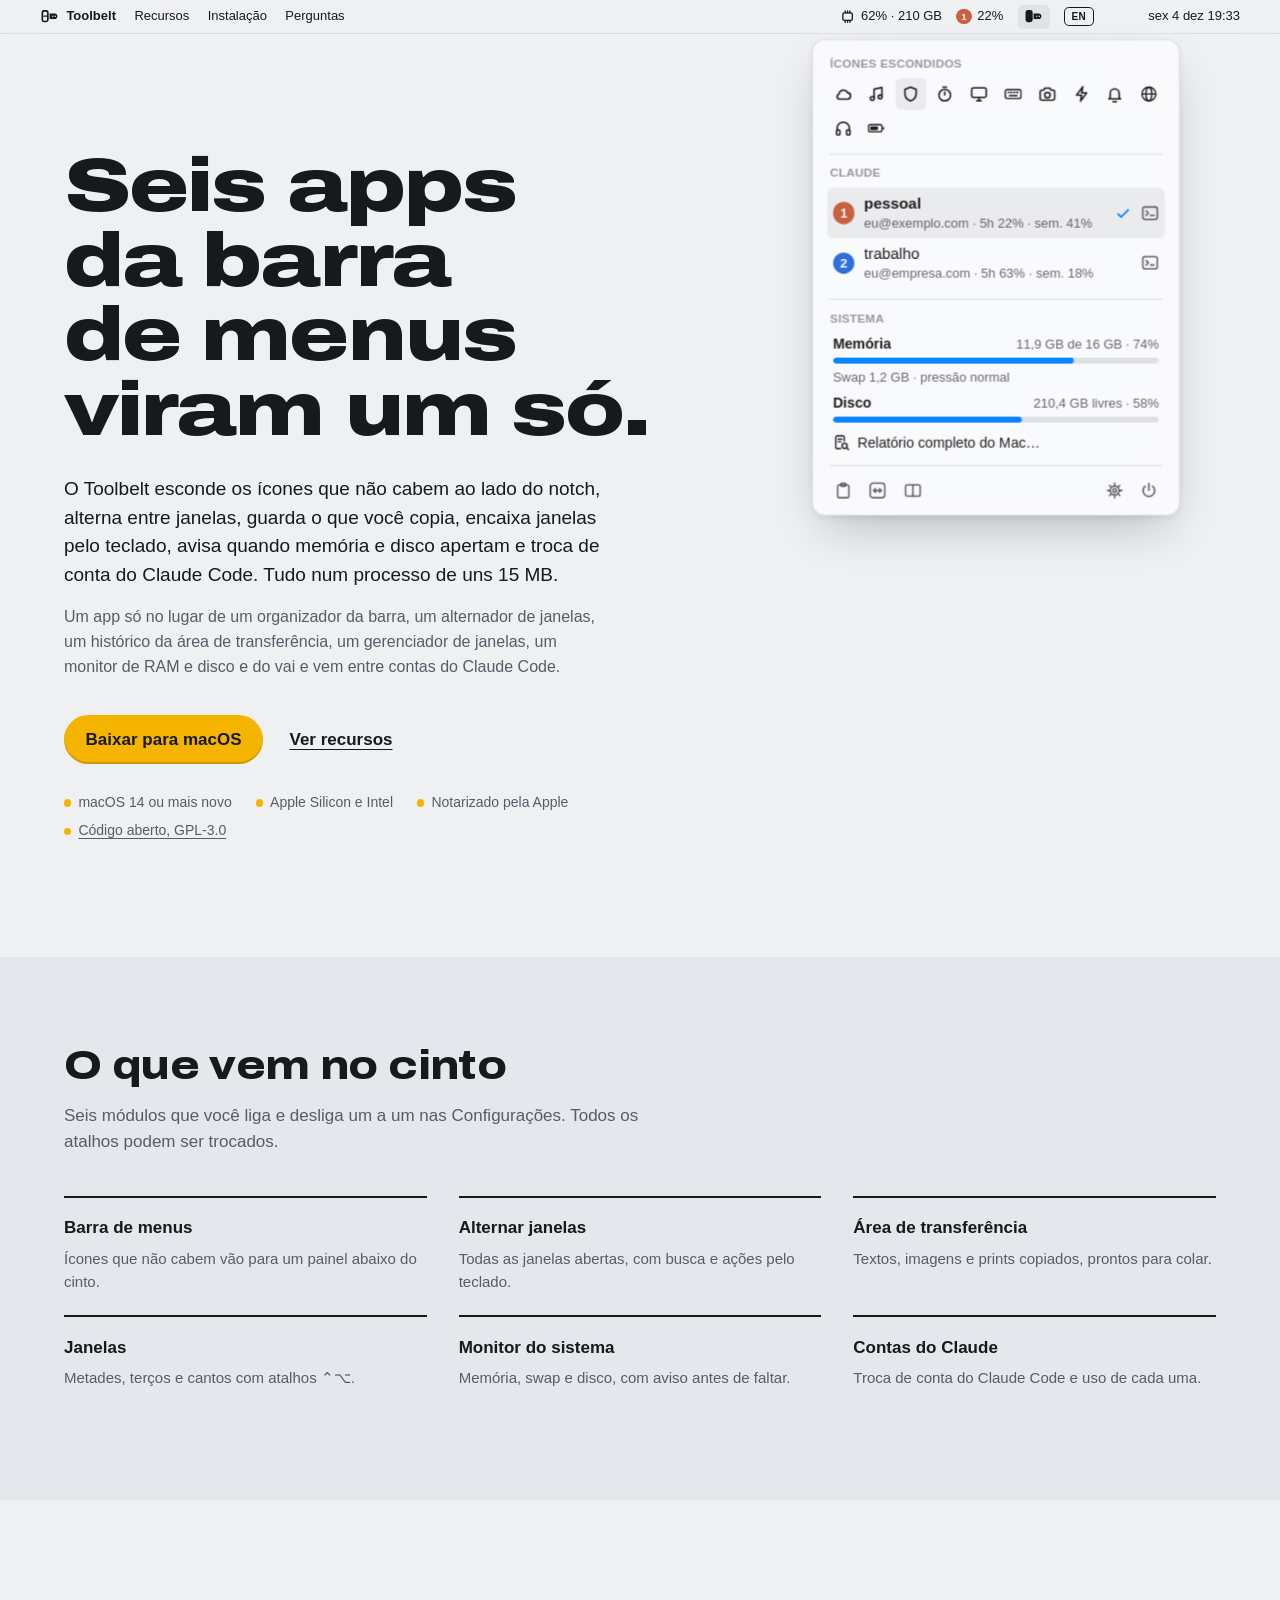
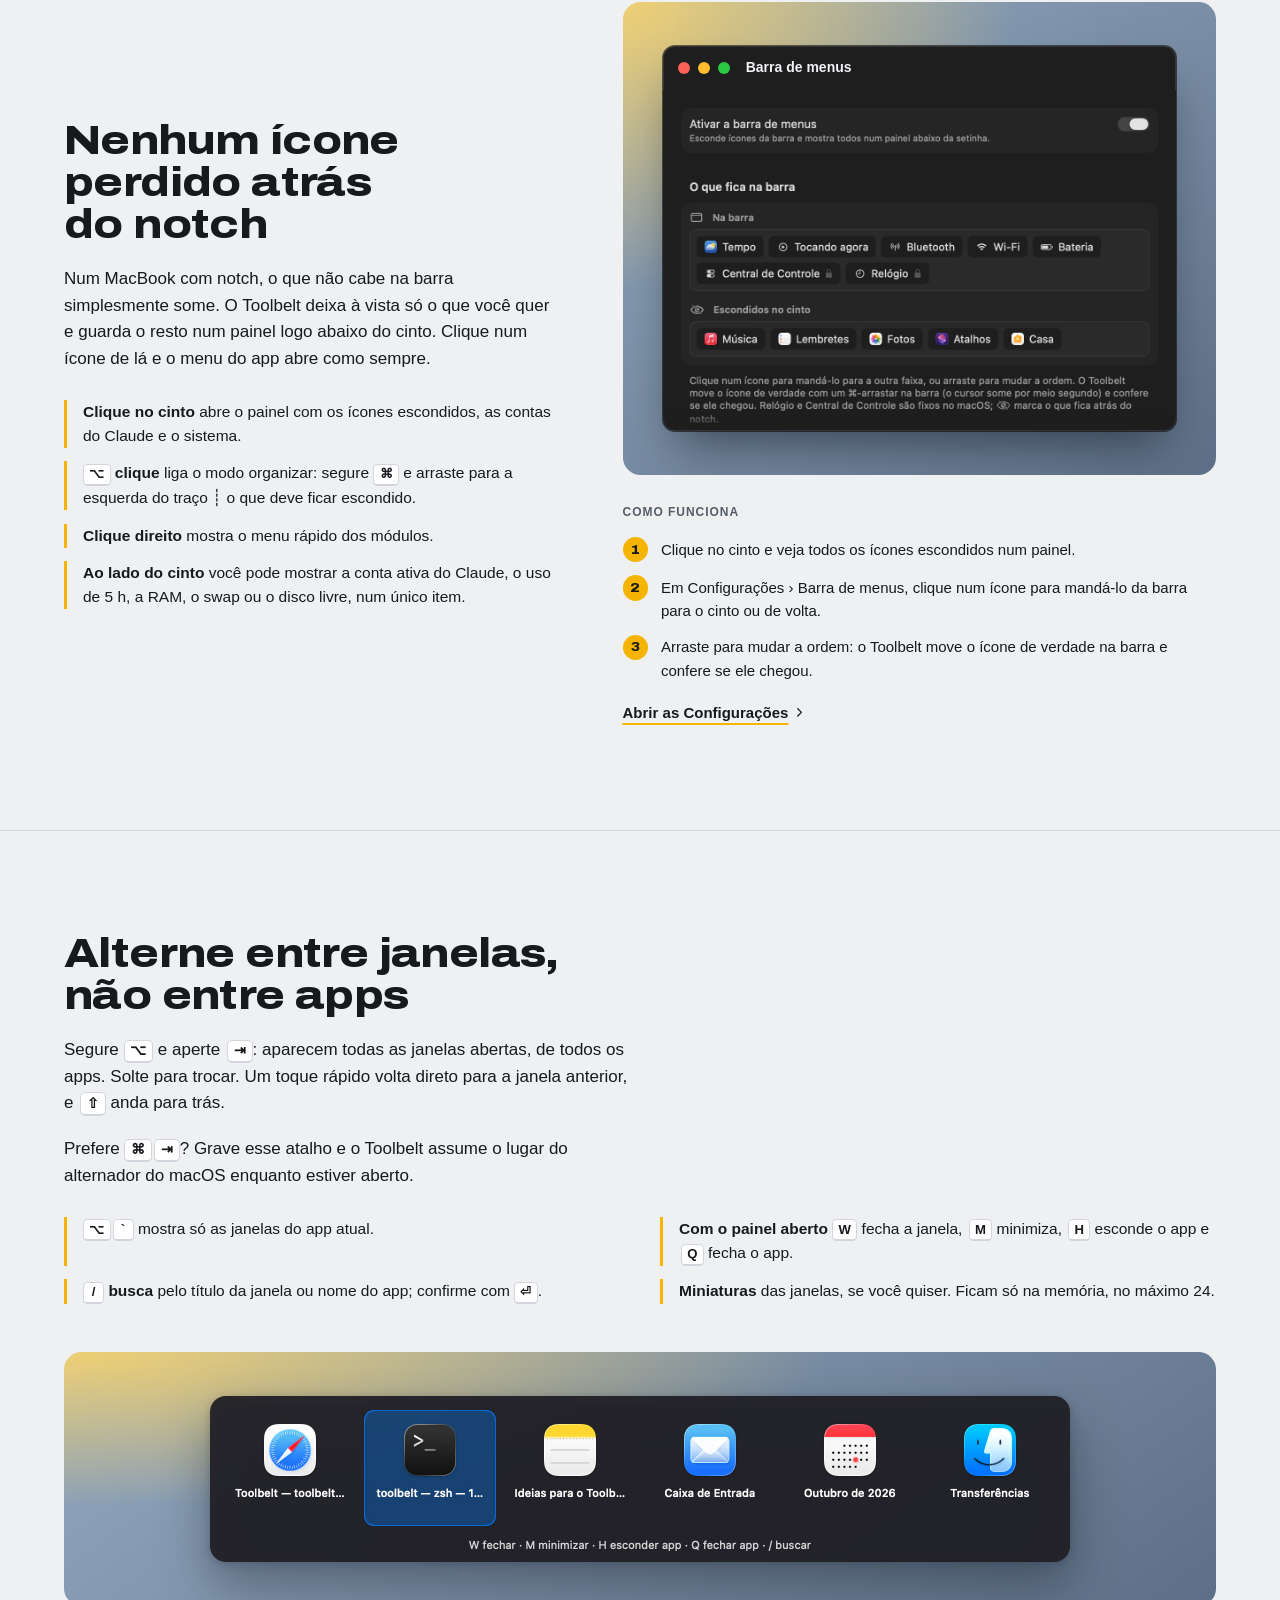
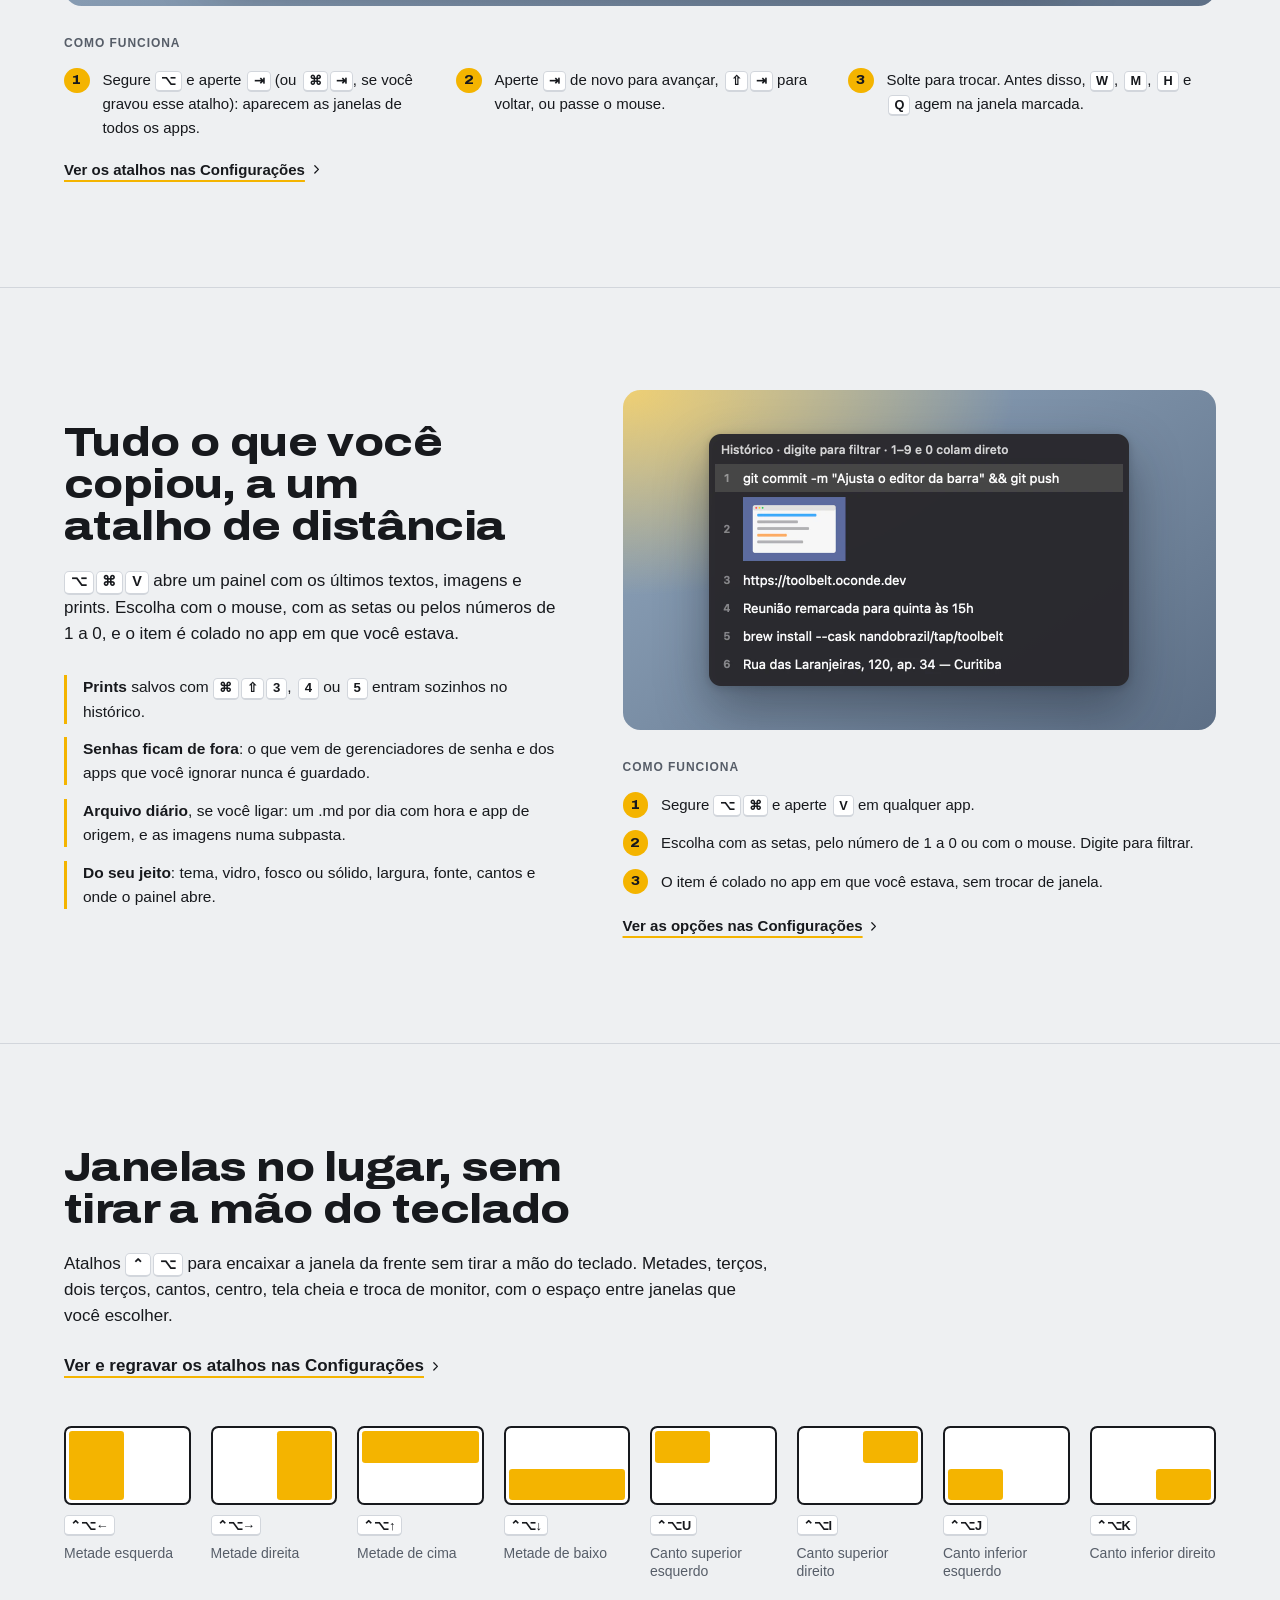
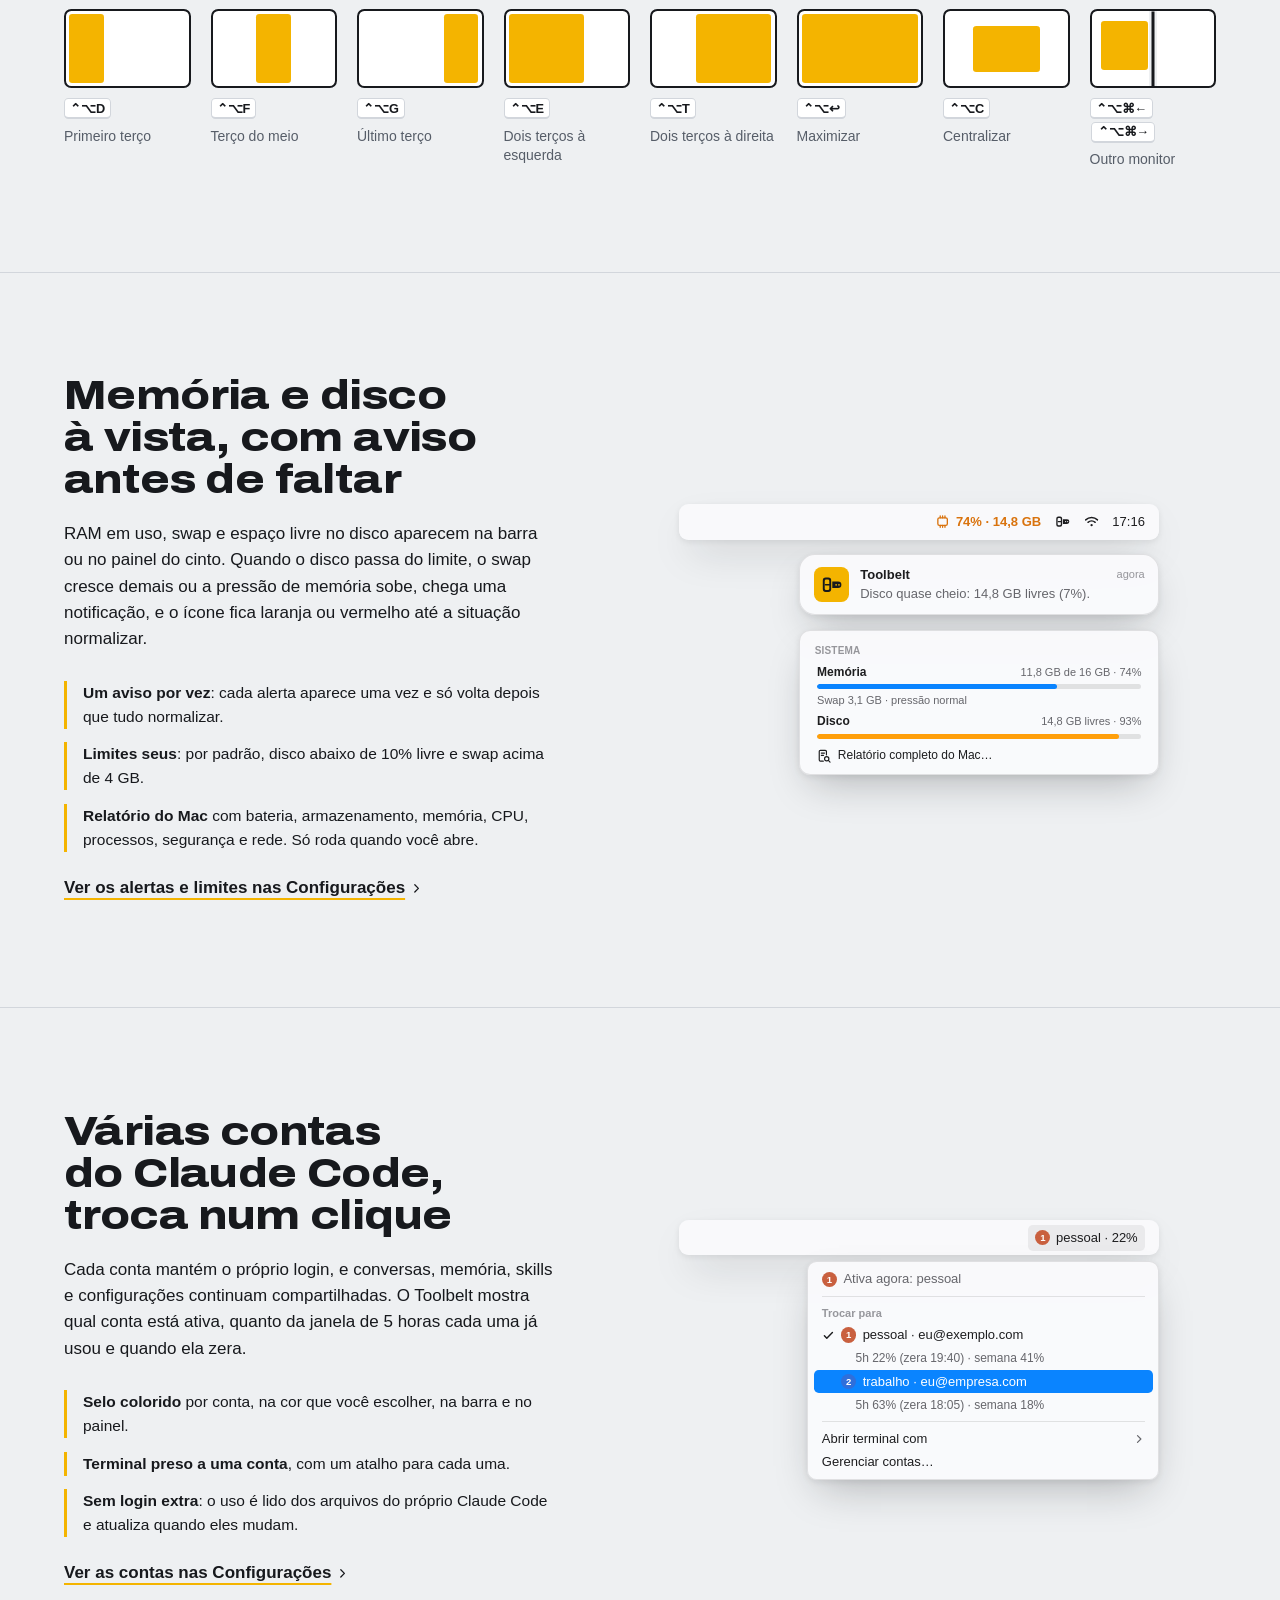
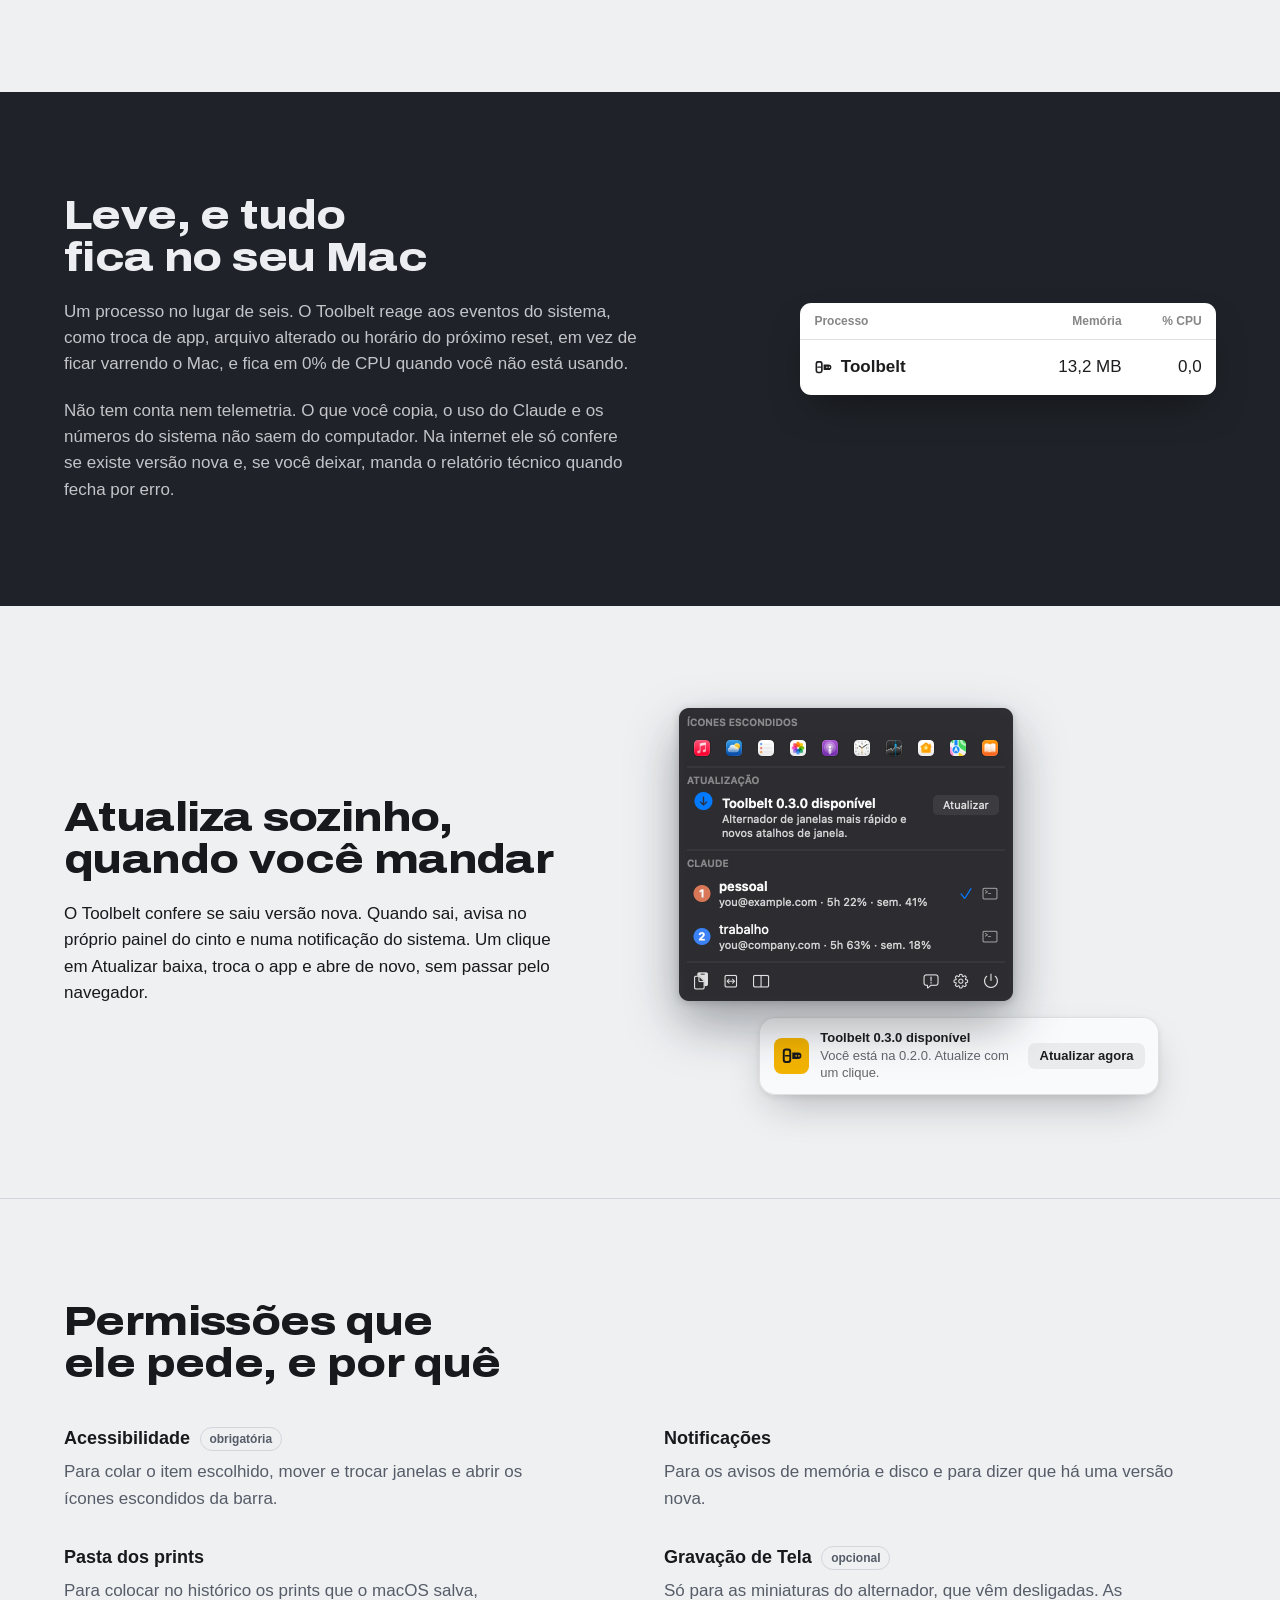
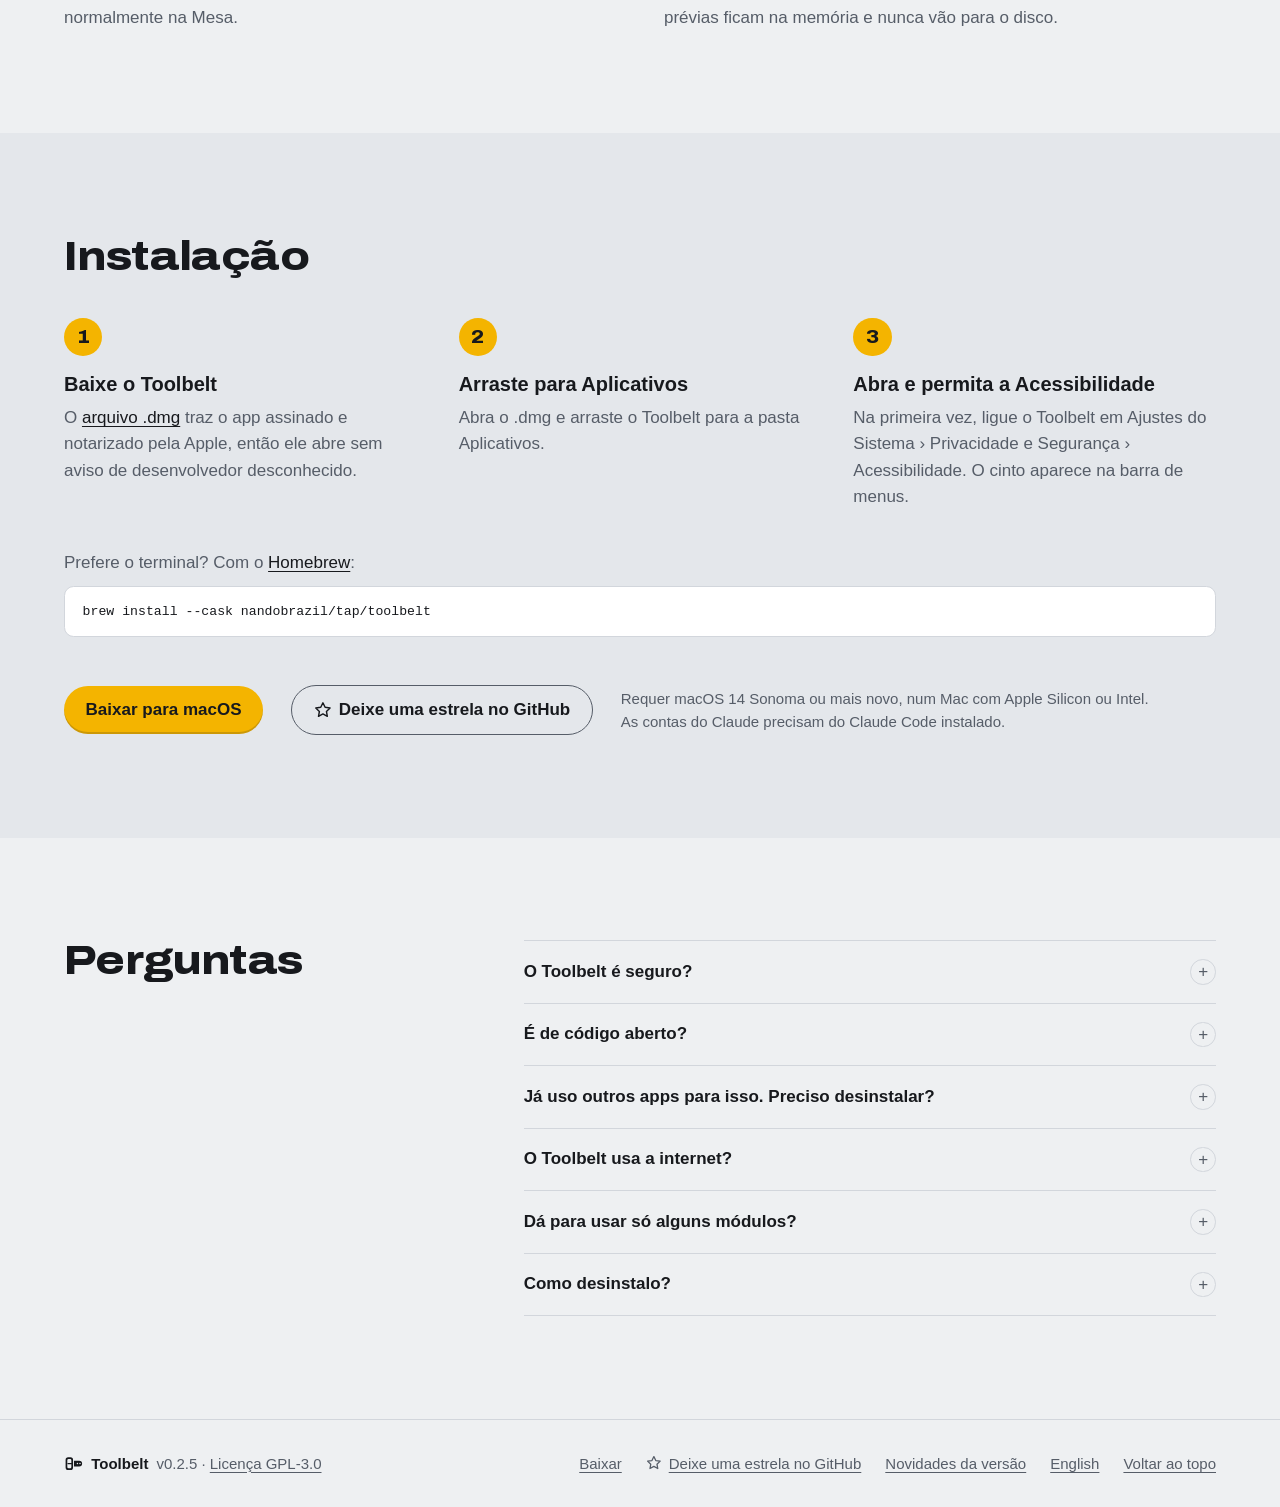
<file: site/index.html>
<!doctype html>
<html lang="pt-BR">
<head>
<meta charset="utf-8">
<meta name="viewport" content="width=device-width, initial-scale=1">
<title>Toolbelt para macOS: seis utilitários da barra de menus num app só</title>
<meta name="description" content="Toolbelt junta num app leve o que você usava em vários: ícones escondidos atrás do notch, alternador de janelas, histórico da área de transferência, atalhos de janela, monitor de memória e disco e troca de contas do Claude Code.">
<meta name="color-scheme" content="light dark">
<meta name="theme-color" content="#EEF0F2" media="(prefers-color-scheme: light)">
<meta name="theme-color" content="#1A1C20" media="(prefers-color-scheme: dark)">
<link rel="canonical" href="https://toolbelt.oconde.dev/">
<link rel="alternate" hreflang="pt-BR" href="https://toolbelt.oconde.dev/">
<link rel="alternate" hreflang="en" href="https://toolbelt.oconde.dev/en/">
<link rel="alternate" hreflang="x-default" href="https://toolbelt.oconde.dev/">
<link rel="icon" href="assets/favicon.svg" type="image/svg+xml">
<link rel="apple-touch-icon" href="assets/app-icon.png">
<link rel="preload" href="assets/fonts/archivo-latin.woff2" as="font" type="font/woff2" crossorigin>
<link rel="stylesheet" href="assets/site.css?v=20261023b">
<meta property="og:type" content="website">
<meta property="og:locale" content="pt_BR">
<meta property="og:locale:alternate" content="en_US">
<meta property="og:site_name" content="Toolbelt">
<meta property="og:url" content="https://toolbelt.oconde.dev/">
<meta property="og:title" content="Toolbelt: seis apps da barra de menus viram um só">
<meta property="og:description" content="Ícones escondidos atrás do notch, alternador de janelas, área de transferência, atalhos de janela, monitor do sistema e contas do Claude Code. Uns 15 MB de memória, notarizado pela Apple.">
<meta property="og:image" content="https://toolbelt.oconde.dev/assets/og.png">
<meta property="og:image:width" content="1200">
<meta property="og:image:height" content="630">
<meta property="og:image:alt" content="Barra de menus do Mac com o ícone do Toolbelt e o painel aberto.">
<meta name="twitter:card" content="summary_large_image">
<script>document.documentElement.classList.add("js")</script>
<script src="assets/site.js?v=20261023b" defer></script>
</head>
<body>
<svg class="sprite" width="0" height="0" aria-hidden="true" focusable="false">
  <symbol id="belt-closed" viewBox="0 0 18 18">
    <path fill-rule="evenodd" d="M9.4 6.25H14.25A2.75 2.75 0 0 1 14.25 11.75H9.4Z M11.9 9a0.7 0.7 0 1 0 1.4 0a0.7 0.7 0 1 0-1.4 0Z M14.3 9a0.7 0.7 0 1 0 1.4 0a0.7 0.7 0 1 0-1.4 0Z"/>
    <path fill-rule="evenodd" d="M3.9 3H6.1A2.4 2.4 0 0 1 8.5 5.4V12.6A2.4 2.4 0 0 1 6.1 15H3.9A2.4 2.4 0 0 1 1.5 12.6V5.4A2.4 2.4 0 0 1 3.9 3Z M4.3 4.6H5.7A1.2 1.2 0 0 1 6.9 5.8V12.2A1.2 1.2 0 0 1 5.7 13.4H4.3A1.2 1.2 0 0 1 3.1 12.2V5.8A1.2 1.2 0 0 1 4.3 4.6Z"/>
    <rect x="3.1" y="8.35" width="4.6" height="1.3" rx="0.65"/>
  </symbol>
  <symbol id="belt-open" viewBox="0 0 18 18">
    <path fill-rule="evenodd" d="M9.4 6.25H14.25A2.75 2.75 0 0 1 14.25 11.75H9.4Z M11.9 9a0.7 0.7 0 1 0 1.4 0a0.7 0.7 0 1 0-1.4 0Z M14.3 9a0.7 0.7 0 1 0 1.4 0a0.7 0.7 0 1 0-1.4 0Z"/>
    <rect x="1.5" y="3" width="7" height="12" rx="2.4"/>
  </symbol>
  <symbol id="glyph-chip" viewBox="0 0 16 16"><g fill="none" stroke="currentColor" stroke-width="1.4" stroke-linecap="round"><rect x="3" y="4" width="10" height="8" rx="1.6"/><path d="M5.5 2v2M8 2v2M10.5 2v2M5.5 12v2M8 12v2M10.5 12v2"/></g></symbol>
  <symbol id="glyph-terminal" viewBox="0 0 16 16"><g fill="none" stroke="currentColor" stroke-width="1.4" stroke-linecap="round" stroke-linejoin="round"><rect x="1.5" y="2.5" width="13" height="11" rx="2"/><path d="M4.5 6l2 2-2 2M8.5 10h3"/></g></symbol>
  <symbol id="glyph-check" viewBox="0 0 16 16"><path d="M3 8.5l3 3 7-7" fill="none" stroke="currentColor" stroke-width="1.8" stroke-linecap="round" stroke-linejoin="round"/></symbol>
  <symbol id="glyph-gear" viewBox="0 0 16 16"><g fill="none" stroke="currentColor" stroke-width="1.4" stroke-linecap="round"><circle cx="8" cy="8" r="4"/><circle cx="8" cy="8" r="1.6"/><path d="M8 1.5v2M8 12.5v2M1.5 8h2M12.5 8h2M3.4 3.4l1.4 1.4M11.2 11.2l1.4 1.4M3.4 12.6l1.4-1.4M11.2 4.8l1.4-1.4"/></g></symbol>
  <symbol id="glyph-power" viewBox="0 0 16 16"><g fill="none" stroke="currentColor" stroke-width="1.5" stroke-linecap="round"><path d="M8 1.8v6"/><path d="M4.6 4.2a5.2 5.2 0 1 0 6.8 0"/></g></symbol>
  <symbol id="glyph-clipboard" viewBox="0 0 16 16"><g fill="none" stroke="currentColor" stroke-width="1.4" stroke-linejoin="round"><rect x="3" y="3" width="10" height="11.5" rx="1.6"/><rect x="5.8" y="1.5" width="4.4" height="2.8" rx="0.9"/></g></symbol>
  <symbol id="glyph-arrange" viewBox="0 0 16 16"><g fill="none" stroke="currentColor" stroke-width="1.4" stroke-linecap="round" stroke-linejoin="round"><rect x="1.5" y="1.5" width="13" height="13" rx="2.6"/><path d="M4.5 8h7M6.2 6.3L4.5 8l1.7 1.7M9.8 6.3L11.5 8 9.8 9.7"/></g></symbol>
  <symbol id="glyph-split" viewBox="0 0 16 16"><g fill="none" stroke="currentColor" stroke-width="1.4"><rect x="1.5" y="3" width="13" height="10" rx="1.6"/><path d="M8 3v10"/></g></symbol>
  <symbol id="glyph-report" viewBox="0 0 16 16"><g fill="none" stroke="currentColor" stroke-width="1.3" stroke-linecap="round"><path d="M10.5 6.5V2.8a1.3 1.3 0 0 0-1.3-1.3H3.8a1.3 1.3 0 0 0-1.3 1.3v9.4a1.3 1.3 0 0 0 1.3 1.3H7"/><path d="M4.8 4.5h3.5M4.8 7h2.5"/><circle cx="10.8" cy="10.8" r="2.4"/><path d="M12.6 12.6l1.9 1.9"/></g></symbol>
  <symbol id="glyph-wifi" viewBox="0 0 16 16"><g fill="none" stroke="currentColor" stroke-width="1.5" stroke-linecap="round"><path d="M1.8 6.2a9 9 0 0 1 12.4 0"/><path d="M4.2 8.8a5.6 5.6 0 0 1 7.6 0"/></g><circle cx="8" cy="11.8" r="1.2" fill="currentColor"/></symbol>
  <symbol id="glyph-battery" viewBox="0 0 16 16"><g fill="none" stroke="currentColor" stroke-width="1.2"><rect x="1" y="4.8" width="12" height="6.4" rx="1.8"/></g><rect x="13.8" y="6.8" width="1.2" height="2.4" rx="0.5" fill="currentColor"/><rect x="2.5" y="6.3" width="7" height="3.4" rx="0.8" fill="currentColor"/></symbol>
  <symbol id="glyph-cloud" viewBox="0 0 16 16"><path d="M4.6 12.5h7a2.8 2.8 0 0 0 .2-5.6A4 4 0 0 0 4.2 8a2.3 2.3 0 0 0 .4 4.5Z" fill="none" stroke="currentColor" stroke-width="1.4" stroke-linejoin="round"/></symbol>
  <symbol id="glyph-music" viewBox="0 0 16 16"><g fill="none" stroke="currentColor" stroke-width="1.4" stroke-linejoin="round"><path d="M6 12V3.6l7-1.4v8.4"/><circle cx="4.4" cy="12" r="1.7"/><circle cx="11.4" cy="10.6" r="1.7"/></g></symbol>
  <symbol id="glyph-shield" viewBox="0 0 16 16"><path d="M8 1.8l5 2v4c0 3.2-2.2 5.3-5 6.4-2.8-1.1-5-3.2-5-6.4v-4Z" fill="none" stroke="currentColor" stroke-width="1.4" stroke-linejoin="round"/></symbol>
  <symbol id="glyph-timer" viewBox="0 0 16 16"><g fill="none" stroke="currentColor" stroke-width="1.4" stroke-linecap="round"><circle cx="8" cy="9" r="5.2"/><path d="M8 9V6.2M6.4 1.8h3.2"/></g></symbol>
  <symbol id="glyph-display" viewBox="0 0 16 16"><g fill="none" stroke="currentColor" stroke-width="1.4" stroke-linecap="round"><rect x="1.5" y="2.5" width="13" height="8.5" rx="1.5"/><path d="M6 14h4M8 11v3"/></g></symbol>
  <symbol id="glyph-keyboard" viewBox="0 0 16 16"><g fill="none" stroke="currentColor" stroke-width="1.3" stroke-linecap="round"><rect x="1" y="4" width="14" height="8" rx="1.6"/><path d="M3.6 6.6h.8M6 6.6h.8M8.4 6.6h.8M10.8 6.6h1.4M4.6 9.4h6.8"/></g></symbol>
  <symbol id="glyph-camera" viewBox="0 0 16 16"><g fill="none" stroke="currentColor" stroke-width="1.4" stroke-linejoin="round"><path d="M1.5 6a1.5 1.5 0 0 1 1.5-1.5h1.8l1-1.8h4.4l1 1.8H13A1.5 1.5 0 0 1 14.5 6v6a1.5 1.5 0 0 1-1.5 1.5H3A1.5 1.5 0 0 1 1.5 12Z"/><circle cx="8" cy="9" r="2.4"/></g></symbol>
  <symbol id="glyph-download" viewBox="0 0 16 16"><circle cx="8" cy="8" r="7" fill="currentColor"/><path d="M8 4.2v6.4M5.2 8l2.8 2.8L10.8 8" fill="none" stroke="#fff" stroke-width="1.6" stroke-linecap="round" stroke-linejoin="round"/></symbol>
  <symbol id="glyph-bolt" viewBox="0 0 16 16"><path d="M9 1.5L3.5 9H8l-1 5.5L12.5 7H8Z" fill="none" stroke="currentColor" stroke-width="1.4" stroke-linejoin="round"/></symbol>
  <symbol id="glyph-bell" viewBox="0 0 16 16"><g fill="none" stroke="currentColor" stroke-width="1.4" stroke-linejoin="round"><path d="M4 11V7.4a4 4 0 0 1 8 0V11l1.2 1.4H2.8Z"/><path d="M6.6 14a1.4 1.4 0 0 0 2.8 0"/></g></symbol>
  <symbol id="glyph-globe" viewBox="0 0 16 16"><g fill="none" stroke="currentColor" stroke-width="1.3"><circle cx="8" cy="8" r="6.2"/><ellipse cx="8" cy="8" rx="2.6" ry="6.2"/><path d="M1.8 8h12.4"/></g></symbol>
  <symbol id="glyph-headphones" viewBox="0 0 16 16"><g fill="none" stroke="currentColor" stroke-width="1.4" stroke-linejoin="round"><path d="M2.5 10.5V8a5.5 5.5 0 0 1 11 0v2.5"/><rect x="2" y="9.5" width="3" height="4.5" rx="1"/><rect x="11" y="9.5" width="3" height="4.5" rx="1"/></g></symbol>
  <symbol id="sf-gear" viewBox="0 0 16 16"><g fill="none" stroke="currentColor" stroke-width="1.35" stroke-linejoin="round"><path d="M6.9 1.6h2.2l.4 1.8 1.3.6 1.6-1 1.5 1.6-1 1.5.6 1.4 1.8.4v2.2l-1.8.4-.6 1.3 1 1.6-1.5 1.5-1.6-1-1.3.6-.4 1.8H6.9l-.4-1.8-1.4-.6-1.5 1-1.6-1.5 1-1.6-.6-1.3-1.8-.4V6.9l1.8-.4.6-1.4-1-1.5 1.6-1.6 1.5 1 1.4-.6Z"/><circle cx="8" cy="8" r="2.2"/></g></symbol>
  <symbol id="sf-menubar" viewBox="0 0 16 16"><g fill="none" stroke="currentColor" stroke-width="1.35" stroke-linecap="round" stroke-linejoin="round"><rect x="1.5" y="2.5" width="13" height="11" rx="2"/><path d="M1.5 5.6h13"/><path d="M8 11.6V8.2M6.4 9.6 8 8l1.6 1.6"/></g></symbol>
  <symbol id="sf-switcher" viewBox="0 0 16 16"><g fill="none" stroke="currentColor" stroke-width="1.35" stroke-linejoin="round"><rect x="1.5" y="5" width="9.5" height="8" rx="1.6"/><path d="M5 5V3.7c0-.9.7-1.6 1.6-1.6h6.3c.9 0 1.6.7 1.6 1.6V9c0 .9-.7 1.6-1.6 1.6H11"/></g></symbol>
  <symbol id="sf-gauge" viewBox="0 0 16 16"><g fill="none" stroke="currentColor" stroke-width="1.35" stroke-linecap="round"><path d="M2.4 11.5a5.6 5.6 0 1 1 11.2 0"/><path d="M8 11.2l2.7-3.5"/></g><circle cx="8" cy="11.2" r="1.1" fill="currentColor"/></symbol>
  <symbol id="sf-sparkle" viewBox="0 0 16 16"><path d="M8 1.6c.55 3.3 2 4.85 5.3 5.4-3.3.55-4.75 2.1-5.3 5.4-.55-3.3-2-4.85-5.3-5.4 3.3-.55 4.75-2.1 5.3-5.4Z" fill="currentColor"/></symbol>
  <symbol id="sf-lifebuoy" viewBox="0 0 16 16"><g fill="none" stroke="currentColor" stroke-width="1.35" stroke-linecap="round"><circle cx="8" cy="8" r="6.2"/><circle cx="8" cy="8" r="2.6"/><path d="M3.6 3.6l2.6 2.6M12.4 3.6 9.8 6.2M3.6 12.4l2.6-2.6M12.4 12.4 9.8 9.8"/></g></symbol>
  <symbol id="sf-info" viewBox="0 0 16 16"><g fill="none" stroke="currentColor" stroke-width="1.35" stroke-linecap="round"><circle cx="8" cy="8" r="6.2"/><path d="M8 7.3v4"/></g><circle cx="8" cy="4.9" r=".85" fill="currentColor"/></symbol>
  <symbol id="github-mark" viewBox="0 0 16 16"><path d="M8 0C3.58 0 0 3.58 0 8c0 3.54 2.29 6.53 5.47 7.59.4.07.55-.17.55-.38 0-.19-.01-.82-.01-1.49-2.01.37-2.53-.49-2.69-.94-.09-.23-.48-.94-.82-1.13-.28-.15-.68-.52-.01-.53.63-.01 1.08.58 1.23.82.72 1.21 1.87.87 2.33.66.07-.52.28-.87.51-1.07-1.78-.2-3.64-.89-3.64-3.95 0-.87.31-1.59.82-2.15-.08-.2-.36-1.02.08-2.12 0 0 .67-.21 2.2.82.64-.18 1.32-.27 2-.27.68 0 1.36.09 2 .27 1.53-1.04 2.2-.82 2.2-.82.44 1.1.16 1.92.08 2.12.51.56.82 1.27.82 2.15 0 3.07-1.87 3.75-3.65 3.95.29.25.54.73.54 1.48 0 1.07-.01 1.93-.01 2.2 0 .21.15.46.55.38A8.01 8.01 0 0 0 16 8c0-4.42-3.58-8-8-8Z"/></symbol>
  <symbol id="glyph-star" viewBox="0 0 16 16"><path d="M8 1.6l1.95 4.05 4.45.6-3.25 3.1.8 4.4L8 11.6l-3.95 2.15.8-4.4-3.25-3.1 4.45-.6Z" fill="none" stroke="currentColor" stroke-width="1.3" stroke-linejoin="round"/></symbol>
  <symbol id="glyph-chevron" viewBox="0 0 16 16"><path d="M6 3.5L10.5 8 6 12.5" fill="none" stroke="currentColor" stroke-width="1.6" stroke-linecap="round" stroke-linejoin="round"/></symbol>
</svg>

<a class="skip-link" href="#conteudo">Pular para o conteúdo</a>

<header class="menubar">
  <nav class="menubar__menus" aria-label="Seções da página">
    <a class="menubar__app" href="#topo"><svg class="menubar__app-icon" aria-hidden="true"><use href="#belt-closed"/></svg><span>Toolbelt</span></a>
    <a class="menubar__link" href="#recursos">Recursos</a>
    <a class="menubar__link" href="#instalacao">Instalação</a>
    <a class="menubar__link" href="#perguntas">Perguntas</a>
  </nav>
  <div class="menubar__status">
    <span class="status-item status-item--monitor" aria-hidden="true"><svg class="status-item__glyph"><use href="#glyph-chip"/></svg>62% · 210 GB</span>
    <span class="status-item status-item--claude" aria-hidden="true"><span class="account-badge account-badge--one account-badge--small">1</span>22%</span>
    <button class="status-item status-item--belt" type="button" aria-expanded="true" aria-controls="hero-panel" aria-label="Mostrar ou esconder o painel do Toolbelt">
      <svg class="status-item__belt" aria-hidden="true"><use href="#belt-open"/></svg>
    </button>
    <a class="status-item status-item--language" href="/en/" hreflang="en" lang="en" aria-label="Read in English" title="Read in English">EN</a>
    <span class="status-item status-item--clock" id="menubar-clock" aria-hidden="true">qui 22 out 17:16</span>
  </div>
</header>

<main id="topo">
  <section class="hero" aria-labelledby="hero-title">
    <div class="hero__copy" id="conteudo">
      <h1 class="hero__title" id="hero-title">Seis apps da barra de menus viram um só.</h1>
      <p class="hero__lead">O Toolbelt esconde os ícones que não cabem ao lado do notch, alterna entre janelas, guarda o que você copia, encaixa janelas pelo teclado, avisa quando memória e disco apertam e troca de conta do Claude Code. Tudo num processo de uns 15 MB.</p>
      <p class="hero__replaces">Um app só no lugar de um organizador da barra, um alternador de janelas, um histórico da área de transferência, um gerenciador de janelas, um monitor de RAM e disco e do vai e vem entre contas do Claude Code.</p>
      <div class="hero__actions">
        <a class="button button--primary" href="/download">Baixar para macOS</a>
        <a class="button button--quiet" href="#recursos">Ver recursos</a>
      </div>
      <ul class="hero__facts">
        <li>macOS 14 ou mais novo</li>
        <li>Apple Silicon e Intel</li>
        <li>Notarizado pela Apple</li>
        <li><a href="https://github.com/nandobrazil/toolbelt">Código aberto, GPL-3.0</a></li>
      </ul>
    </div>

    <div class="hero__stage">
      <img class="shot hero__shot" src="assets/shots/pt/belt-panel.webp" width="334" height="367" alt="Painel do Toolbelt aberto: ícones escondidos da barra, contas do Claude com o uso de cada uma, memória e disco, e os atalhos do rodapé." loading="lazy" decoding="async">
      <div class="mac-panel" id="hero-panel" role="group" aria-label="Painel do Toolbelt aberto abaixo do cinto: ícones escondidos da barra, contas do Claude com o uso de cada uma e memória e disco do Mac.">
        <p class="mac-panel__label">Ícones escondidos</p>
        <div class="mac-panel__extras" aria-hidden="true">
          <span><svg><use href="#glyph-cloud"/></svg></span>
          <span><svg><use href="#glyph-music"/></svg></span>
          <span><svg><use href="#glyph-shield"/></svg></span>
          <span><svg><use href="#glyph-timer"/></svg></span>
          <span><svg><use href="#glyph-display"/></svg></span>
          <span><svg><use href="#glyph-keyboard"/></svg></span>
          <span><svg><use href="#glyph-camera"/></svg></span>
          <span><svg><use href="#glyph-bolt"/></svg></span>
          <span><svg><use href="#glyph-bell"/></svg></span>
          <span><svg><use href="#glyph-globe"/></svg></span>
          <span><svg><use href="#glyph-headphones"/></svg></span>
          <span><svg><use href="#glyph-battery"/></svg></span>
        </div>
        <div class="mac-panel__divider"></div>
        <p class="mac-panel__label">Claude</p>
        <div class="panel-account panel-account--active">
          <span class="account-badge account-badge--one">1</span>
          <span class="panel-account__text"><strong>pessoal</strong><span>eu@exemplo.com · 5h 22% · sem. 41%</span></span>
          <svg class="panel-account__check"><use href="#glyph-check"/></svg>
          <svg class="panel-account__terminal"><use href="#glyph-terminal"/></svg>
        </div>
        <div class="panel-account">
          <span class="account-badge account-badge--two">2</span>
          <span class="panel-account__text"><span class="panel-account__name">trabalho</span><span>eu@empresa.com · 5h 63% · sem. 18%</span></span>
          <svg class="panel-account__terminal"><use href="#glyph-terminal"/></svg>
        </div>
        <div class="mac-panel__divider"></div>
        <p class="mac-panel__label">Sistema</p>
        <div class="panel-meter">
          <div class="panel-meter__line"><span class="panel-meter__title">Memória</span><span class="panel-meter__value">11,9 GB de 16 GB · 74%</span></div>
          <div class="panel-meter__track"><span style="--ratio: 0.74"></span></div>
        </div>
        <p class="panel-note">Swap 1,2 GB · pressão normal</p>
        <div class="panel-meter">
          <div class="panel-meter__line"><span class="panel-meter__title">Disco</span><span class="panel-meter__value">210,4 GB livres · 58%</span></div>
          <div class="panel-meter__track"><span style="--ratio: 0.58"></span></div>
        </div>
        <p class="panel-report"><svg><use href="#glyph-report"/></svg>Relatório completo do Mac…</p>
        <div class="mac-panel__divider"></div>
        <div class="mac-panel__footer">
          <span aria-hidden="true"><svg><use href="#glyph-clipboard"/></svg></span>
          <span aria-hidden="true"><svg><use href="#glyph-arrange"/></svg></span>
          <span aria-hidden="true"><svg><use href="#glyph-split"/></svg></span>
          <span class="mac-panel__spacer"></span>
          <button class="mac-panel__button" type="button" data-settings-page="general" aria-label="Abrir as Configurações"><svg aria-hidden="true"><use href="#glyph-gear"/></svg></button>
          <span aria-hidden="true"><svg><use href="#glyph-power"/></svg></span>
        </div>
      </div>
    </div>
  </section>

  <section class="overview" id="recursos" aria-labelledby="overview-title">
    <div class="container">
      <h2 class="section-title" id="overview-title">O que vem no cinto</h2>
      <p class="section-lead">Seis módulos que você liga e desliga um a um nas Configurações. Todos os atalhos podem ser trocados.</p>
      <ul class="overview__list">
        <li><a href="#barra-de-menus"><strong>Barra de menus</strong><span>Ícones que não cabem vão para um painel abaixo do cinto.</span></a></li>
        <li><a href="#alternar-janelas"><strong>Alternar janelas</strong><span>Todas as janelas abertas, com busca e ações pelo teclado.</span></a></li>
        <li><a href="#area-de-transferencia"><strong>Área de transferência</strong><span>Textos, imagens e prints copiados, prontos para colar.</span></a></li>
        <li><a href="#janelas"><strong>Janelas</strong><span>Metades, terços e cantos com atalhos ⌃⌥.</span></a></li>
        <li><a href="#monitor"><strong>Monitor do sistema</strong><span>Memória, swap e disco, com aviso antes de faltar.</span></a></li>
        <li><a href="#claude"><strong>Contas do Claude</strong><span>Troca de conta do Claude Code e uso de cada uma.</span></a></li>
      </ul>
    </div>
  </section>

  <section class="feature" id="barra-de-menus" aria-labelledby="menubar-title">
    <div class="container feature__grid">
      <div class="feature__copy">
        <h2 class="section-title" id="menubar-title">Nenhum ícone perdido atrás do notch</h2>
        <p>Num MacBook com notch, o que não cabe na barra simplesmente some. O Toolbelt deixa à vista só o que você quer e guarda o resto num painel logo abaixo do cinto. Clique num ícone de lá e o menu do app abre como sempre.</p>
        <ul class="feature__points">
          <li><span class="feature__key">Clique no cinto</span> abre o painel com os ícones escondidos, as contas do Claude e o sistema.</li>
          <li><span class="feature__key"><kbd>⌥</kbd> clique</span> liga o modo organizar: segure <kbd>⌘</kbd> e arraste para a esquerda do traço ┊ o que deve ficar escondido.</li>
          <li><span class="feature__key">Clique direito</span> mostra o menu rápido dos módulos.</li>
          <li><span class="feature__key">Ao lado do cinto</span> você pode mostrar a conta ativa do Claude, o uso de 5 h, a RAM, o swap ou o disco livre, num único item.</li>
        </ul>
      </div>
      <figure class="feature__art feature__art--shot">
        <div class="shot-stage">
          <div class="shot-window">
            <div class="shot-window__bar" aria-hidden="true"><span class="shot-window__lights"><span></span><span></span><span></span></span><span class="shot-window__title">Barra de menus</span></div>
            <img class="shot-window__page" src="assets/shots/pt/settings-menuBar.webp" width="580" height="1444" alt="Configurações do Toolbelt na página Barra de menus: a seção O que fica na barra, com os ícones que ficam na barra (Tempo, Tocando agora, Bluetooth, Wi‑Fi, Bateria, Central de Controle e Relógio) e os escondidos no cinto." loading="lazy" decoding="async">
          </div>
        </div>
        <figcaption class="how">
          <p class="how__title">Como funciona</p>
          <ol class="how__steps">
            <li>Clique no cinto e veja todos os ícones escondidos num painel.</li>
            <li>Em Configurações › Barra de menus, clique num ícone para mandá-lo da barra para o cinto ou de volta.</li>
            <li>Arraste para mudar a ordem: o Toolbelt move o ícone de verdade na barra e confere se ele chegou.</li>
          </ol>
          <p class="feature__more"><button class="text-button" type="button" data-settings-page="menuBar">Abrir as Configurações<svg aria-hidden="true"><use href="#glyph-chevron"/></svg></button></p>
        </figcaption>
      </figure>
    </div>
  </section>

  <section class="feature" id="alternar-janelas" aria-labelledby="switcher-title">
    <div class="container feature__grid feature__grid--stacked">
      <div class="feature__copy">
        <h2 class="section-title" id="switcher-title">Alterne entre janelas, não entre apps</h2>
        <p>Segure <kbd>⌥</kbd> e aperte <kbd>⇥</kbd>: aparecem todas as janelas abertas, de todos os apps. Solte para trocar. Um toque rápido volta direto para a janela anterior, e <kbd>⇧</kbd> anda para trás.</p>
        <p>Prefere <kbd>⌘</kbd><kbd>⇥</kbd>? Grave esse atalho e o Toolbelt assume o lugar do alternador do macOS enquanto estiver aberto.</p>
        <ul class="feature__points">
          <li><span class="feature__key"><kbd>⌥</kbd><kbd>`</kbd></span> mostra só as janelas do app atual.</li>
          <li><span class="feature__key">Com o painel aberto</span> <kbd>W</kbd> fecha a janela, <kbd>M</kbd> minimiza, <kbd>H</kbd> esconde o app e <kbd>Q</kbd> fecha o app.</li>
          <li><span class="feature__key"><kbd>/</kbd> busca</span> pelo título da janela ou nome do app; confirme com <kbd>⏎</kbd>.</li>
          <li><span class="feature__key">Miniaturas</span> das janelas, se você quiser. Ficam só na memória, no máximo 24.</li>
        </ul>
      </div>
      <figure class="feature__art feature__art--shot">
        <div class="shot-stage">
          <img class="shot" src="assets/shots/pt/window-switcher.webp" width="860" height="166" alt="Alternador de janelas do Toolbelt com seis janelas abertas (Safari, Terminal, Notas, Mail, Calendário e Finder), a do Terminal selecionada e as teclas de ação no rodapé." loading="lazy" decoding="async">
        </div>
        <figcaption class="how">
          <p class="how__title">Como funciona</p>
          <ol class="how__steps">
            <li>Segure <kbd>⌥</kbd> e aperte <kbd>⇥</kbd> (ou <kbd>⌘</kbd><kbd>⇥</kbd>, se você gravou esse atalho): aparecem as janelas de todos os apps.</li>
            <li>Aperte <kbd>⇥</kbd> de novo para avançar, <kbd>⇧</kbd><kbd>⇥</kbd> para voltar, ou passe o mouse.</li>
            <li>Solte para trocar. Antes disso, <kbd>W</kbd>, <kbd>M</kbd>, <kbd>H</kbd> e <kbd>Q</kbd> agem na janela marcada.</li>
          </ol>
          <p class="feature__more"><button class="text-button" type="button" data-settings-page="switcher">Ver os atalhos nas Configurações<svg aria-hidden="true"><use href="#glyph-chevron"/></svg></button></p>
        </figcaption>
      </figure>
    </div>
  </section>

  <section class="feature" id="area-de-transferencia" aria-labelledby="clipboard-title">
    <div class="container feature__grid">
      <div class="feature__copy">
        <h2 class="section-title" id="clipboard-title">Tudo o que você copiou, a um atalho de distância</h2>
        <p><kbd>⌥</kbd><kbd>⌘</kbd><kbd>V</kbd> abre um painel com os últimos textos, imagens e prints. Escolha com o mouse, com as setas ou pelos números de 1 a 0, e o item é colado no app em que você estava.</p>
        <ul class="feature__points">
          <li><span class="feature__key">Prints</span> salvos com <kbd>⌘</kbd><kbd>⇧</kbd><kbd>3</kbd>, <kbd>4</kbd> ou <kbd>5</kbd> entram sozinhos no histórico.</li>
          <li><span class="feature__key">Senhas ficam de fora</span>: o que vem de gerenciadores de senha e dos apps que você ignorar nunca é guardado.</li>
          <li><span class="feature__key">Arquivo diário</span>, se você ligar: um .md por dia com hora e app de origem, e as imagens numa subpasta.</li>
          <li><span class="feature__key">Do seu jeito</span>: tema, vidro, fosco ou sólido, largura, fonte, cantos e onde o painel abre.</li>
        </ul>
      </div>
      <figure class="feature__art feature__art--shot">
        <div class="shot-stage">
          <img class="shot" src="assets/shots/pt/clipboard-picker.webp" width="420" height="252" alt="Histórico da área de transferência do Toolbelt com seis itens numerados: um comando git, um print de tela, um link, um recado, um comando do Homebrew e um endereço; o primeiro está selecionado." loading="lazy" decoding="async">
        </div>
        <figcaption class="how">
          <p class="how__title">Como funciona</p>
          <ol class="how__steps">
            <li>Segure <kbd>⌥</kbd><kbd>⌘</kbd> e aperte <kbd>V</kbd> em qualquer app.</li>
            <li>Escolha com as setas, pelo número de 1 a 0 ou com o mouse. Digite para filtrar.</li>
            <li>O item é colado no app em que você estava, sem trocar de janela.</li>
          </ol>
          <p class="feature__more"><button class="text-button" type="button" data-settings-page="clipboard">Ver as opções nas Configurações<svg aria-hidden="true"><use href="#glyph-chevron"/></svg></button></p>
        </figcaption>
      </figure>
    </div>
  </section>

  <section class="feature feature--wide" id="janelas" aria-labelledby="windows-title">
    <div class="container">
      <div class="feature__copy feature__copy--wide">
        <h2 class="section-title" id="windows-title">Janelas no lugar, sem tirar a mão do teclado</h2>
        <p>Atalhos <kbd>⌃</kbd><kbd>⌥</kbd> para encaixar a janela da frente sem tirar a mão do teclado. Metades, terços, dois terços, cantos, centro, tela cheia e troca de monitor, com o espaço entre janelas que você escolher.</p>
        <p class="feature__more"><button class="text-button" type="button" data-settings-page="windows">Ver e regravar os atalhos nas Configurações<svg aria-hidden="true"><use href="#glyph-chevron"/></svg></button></p>
      </div>
      <ul class="layouts" aria-label="Atalhos de janela">
        <li><span class="mini-screen"><span style="--x:.0;--y:0;--w:.5;--h:1"></span></span><span class="layouts__keys"><kbd>⌃⌥←</kbd></span><span class="layouts__name">Metade esquerda</span></li>
        <li><span class="mini-screen"><span style="--x:.5;--y:0;--w:.5;--h:1"></span></span><span class="layouts__keys"><kbd>⌃⌥→</kbd></span><span class="layouts__name">Metade direita</span></li>
        <li><span class="mini-screen"><span style="--x:0;--y:0;--w:1;--h:.5"></span></span><span class="layouts__keys"><kbd>⌃⌥↑</kbd></span><span class="layouts__name">Metade de cima</span></li>
        <li><span class="mini-screen"><span style="--x:0;--y:.5;--w:1;--h:.5"></span></span><span class="layouts__keys"><kbd>⌃⌥↓</kbd></span><span class="layouts__name">Metade de baixo</span></li>
        <li><span class="mini-screen"><span style="--x:0;--y:0;--w:.5;--h:.5"></span></span><span class="layouts__keys"><kbd>⌃⌥U</kbd></span><span class="layouts__name">Canto superior esquerdo</span></li>
        <li><span class="mini-screen"><span style="--x:.5;--y:0;--w:.5;--h:.5"></span></span><span class="layouts__keys"><kbd>⌃⌥I</kbd></span><span class="layouts__name">Canto superior direito</span></li>
        <li><span class="mini-screen"><span style="--x:0;--y:.5;--w:.5;--h:.5"></span></span><span class="layouts__keys"><kbd>⌃⌥J</kbd></span><span class="layouts__name">Canto inferior esquerdo</span></li>
        <li><span class="mini-screen"><span style="--x:.5;--y:.5;--w:.5;--h:.5"></span></span><span class="layouts__keys"><kbd>⌃⌥K</kbd></span><span class="layouts__name">Canto inferior direito</span></li>
        <li><span class="mini-screen"><span style="--x:0;--y:0;--w:.3333;--h:1"></span></span><span class="layouts__keys"><kbd>⌃⌥D</kbd></span><span class="layouts__name">Primeiro terço</span></li>
        <li><span class="mini-screen"><span style="--x:.3333;--y:0;--w:.3334;--h:1"></span></span><span class="layouts__keys"><kbd>⌃⌥F</kbd></span><span class="layouts__name">Terço do meio</span></li>
        <li><span class="mini-screen"><span style="--x:.6667;--y:0;--w:.3333;--h:1"></span></span><span class="layouts__keys"><kbd>⌃⌥G</kbd></span><span class="layouts__name">Último terço</span></li>
        <li><span class="mini-screen"><span style="--x:0;--y:0;--w:.6667;--h:1"></span></span><span class="layouts__keys"><kbd>⌃⌥E</kbd></span><span class="layouts__name">Dois terços à esquerda</span></li>
        <li><span class="mini-screen"><span style="--x:.3333;--y:0;--w:.6667;--h:1"></span></span><span class="layouts__keys"><kbd>⌃⌥T</kbd></span><span class="layouts__name">Dois terços à direita</span></li>
        <li><span class="mini-screen"><span style="--x:0;--y:0;--w:1;--h:1"></span></span><span class="layouts__keys"><kbd>⌃⌥↩</kbd></span><span class="layouts__name">Maximizar</span></li>
        <li><span class="mini-screen"><span style="--x:.2;--y:.15;--w:.6;--h:.7"></span></span><span class="layouts__keys"><kbd>⌃⌥C</kbd></span><span class="layouts__name">Centralizar</span></li>
        <li><span class="mini-screen mini-screen--pair"><span></span></span><span class="layouts__keys"><kbd>⌃⌥⌘←</kbd> <kbd>⌃⌥⌘→</kbd></span><span class="layouts__name">Outro monitor</span></li>
      </ul>
    </div>
  </section>

  <section class="feature" id="monitor" aria-labelledby="monitor-title">
    <div class="container feature__grid">
      <div class="feature__copy">
        <h2 class="section-title" id="monitor-title">Memória e disco à vista, com aviso antes de faltar</h2>
        <p>RAM em uso, swap e espaço livre no disco aparecem na barra ou no painel do cinto. Quando o disco passa do limite, o swap cresce demais ou a pressão de memória sobe, chega uma notificação, e o ícone fica laranja ou vermelho até a situação normalizar.</p>
        <ul class="feature__points">
          <li><span class="feature__key">Um aviso por vez</span>: cada alerta aparece uma vez e só volta depois que tudo normalizar.</li>
          <li><span class="feature__key">Limites seus</span>: por padrão, disco abaixo de 10% livre e swap acima de 4 GB.</li>
          <li><span class="feature__key">Relatório do Mac</span> com bateria, armazenamento, memória, CPU, processos, segurança e rede. Só roda quando você abre.</li>
        </ul>
        <p class="feature__more"><button class="text-button" type="button" data-settings-page="system">Ver os alertas e limites nas Configurações<svg aria-hidden="true"><use href="#glyph-chevron"/></svg></button></p>
      </div>
      <figure class="feature__art">
        <div class="alert-scene" role="img" aria-label="Barra de menus com o monitor em laranja mostrando 74% de memória e 14,8 GB livres, e uma notificação do Toolbelt avisando que o disco está quase cheio.">
          <div class="alert-scene__bar">
            <span class="alert-scene__monitor"><svg><use href="#glyph-chip"/></svg>74% · 14,8 GB</span>
            <svg class="alert-scene__glyph"><use href="#belt-closed"/></svg>
            <svg class="alert-scene__glyph"><use href="#glyph-wifi"/></svg>
            <span>17:16</span>
          </div>
          <div class="notification">
            <span class="notification__icon"><svg><use href="#belt-closed"/></svg></span>
            <span class="notification__text"><strong>Toolbelt</strong><span>Disco quase cheio: 14,8 GB livres (7%).</span></span>
            <span class="notification__time">agora</span>
          </div>
          <div class="mac-panel mac-panel--compact">
            <p class="mac-panel__label">Sistema</p>
            <div class="panel-meter">
              <div class="panel-meter__line"><span class="panel-meter__title">Memória</span><span class="panel-meter__value">11,8 GB de 16 GB · 74%</span></div>
              <div class="panel-meter__track"><span style="--ratio: 0.74"></span></div>
            </div>
            <p class="panel-note">Swap 3,1 GB · pressão normal</p>
            <div class="panel-meter">
              <div class="panel-meter__line"><span class="panel-meter__title">Disco</span><span class="panel-meter__value">14,8 GB livres · 93%</span></div>
              <div class="panel-meter__track panel-meter__track--warning"><span style="--ratio: 0.93"></span></div>
            </div>
            <p class="panel-report"><svg><use href="#glyph-report"/></svg>Relatório completo do Mac…</p>
          </div>
        </div>
      </figure>
    </div>
  </section>

  <section class="feature" id="claude" aria-labelledby="claude-title">
    <div class="container feature__grid">
      <div class="feature__copy">
        <h2 class="section-title" id="claude-title">Várias contas do Claude Code, troca num clique</h2>
        <p>Cada conta mantém o próprio login, e conversas, memória, skills e configurações continuam compartilhadas. O Toolbelt mostra qual conta está ativa, quanto da janela de 5 horas cada uma já usou e quando ela zera.</p>
        <ul class="feature__points">
          <li><span class="feature__key">Selo colorido</span> por conta, na cor que você escolher, na barra e no painel.</li>
          <li><span class="feature__key">Terminal preso a uma conta</span>, com um atalho para cada uma.</li>
          <li><span class="feature__key">Sem login extra</span>: o uso é lido dos arquivos do próprio Claude Code e atualiza quando eles mudam.</li>
        </ul>
        <p class="feature__more"><button class="text-button" type="button" data-settings-page="claude">Ver as contas nas Configurações<svg aria-hidden="true"><use href="#glyph-chevron"/></svg></button></p>
      </div>
      <figure class="feature__art">
        <div class="claude-scene" role="img" aria-label="Menu das contas do Claude aberto na barra: conta pessoal ativa com 22% de uso nas últimas 5 horas e conta de trabalho com 63%.">
          <div class="claude-scene__bar">
            <span class="claude-scene__item"><span class="account-badge account-badge--one account-badge--small">1</span>pessoal · 22%</span>
          </div>
          <div class="mac-menu">
            <p class="mac-menu__row mac-menu__row--muted"><span class="account-badge account-badge--one account-badge--small">1</span>Ativa agora: pessoal</p>
            <div class="mac-menu__separator"></div>
            <p class="mac-menu__header">Trocar para</p>
            <p class="mac-menu__row"><svg class="mac-menu__check"><use href="#glyph-check"/></svg><span class="account-badge account-badge--one account-badge--small">1</span>pessoal · eu@exemplo.com</p>
            <p class="mac-menu__row mac-menu__row--sub">5h 22% (zera 19:40) · semana 41%</p>
            <p class="mac-menu__row mac-menu__row--highlight"><span class="mac-menu__check"></span><span class="account-badge account-badge--two account-badge--small">2</span>trabalho · eu@empresa.com</p>
            <p class="mac-menu__row mac-menu__row--sub">5h 63% (zera 18:05) · semana 18%</p>
            <div class="mac-menu__separator"></div>
            <p class="mac-menu__row">Abrir terminal com<svg class="mac-menu__chevron"><use href="#glyph-chevron"/></svg></p>
            <p class="mac-menu__row">Gerenciar contas…</p>
          </div>
        </div>
      </figure>
    </div>
  </section>

  <section class="light" aria-labelledby="light-title">
    <div class="container light__grid">
      <div class="light__copy">
        <h2 class="section-title" id="light-title">Leve, e tudo fica no seu Mac</h2>
        <p>Um processo no lugar de seis. O Toolbelt reage aos eventos do sistema, como troca de app, arquivo alterado ou horário do próximo reset, em vez de ficar varrendo o Mac, e fica em 0% de CPU quando você não está usando.</p>
        <p>Não tem conta nem telemetria. O que você copia, o uso do Claude e os números do sistema não saem do computador. Na internet ele só confere se existe versão nova e, se você deixar, manda o relatório técnico quando fecha por erro.</p>
      </div>
      <div class="activity" role="img" aria-label="Monitor de Atividade com o processo Toolbelt usando 13,2 MB de memória e 0,0% de CPU.">
        <div class="activity__head"><span>Processo</span><span>Memória</span><span>% CPU</span></div>
        <div class="activity__row"><span class="activity__name"><svg><use href="#belt-closed"/></svg>Toolbelt</span><span>13,2 MB</span><span>0,0</span></div>
      </div>
    </div>
  </section>

  <section class="updates" aria-labelledby="updates-title">
    <div class="container feature__grid">
      <div class="feature__copy">
        <h2 class="section-title" id="updates-title">Atualiza sozinho, quando você mandar</h2>
        <p>O Toolbelt confere se saiu versão nova. Quando sai, avisa no próprio painel do cinto e numa notificação do sistema. Um clique em Atualizar baixa, troca o app e abre de novo, sem passar pelo navegador.</p>
      </div>
      <figure class="feature__art">
        <div class="update-scene" role="img" aria-label="Seção Atualização no painel do Toolbelt, com o botão Atualizar, e a notificação do sistema com o botão Atualizar agora.">
          <img class="shot update-scene__shot" src="assets/shots/pt/belt-panel-update.webp" width="334" height="293" alt="Painel do Toolbelt com a seção Atualização: Toolbelt 0.3.0 disponível, com o botão Atualizar." loading="lazy" decoding="async">
          <div class="notification notification--update">
            <span class="notification__icon"><svg><use href="#belt-closed"/></svg></span>
            <span class="notification__text"><strong>Toolbelt 0.3.0 disponível</strong><span>Você está na 0.2.0. Atualize com um clique.</span></span>
            <span class="notification__action">Atualizar agora</span>
          </div>
        </div>
      </figure>
    </div>
  </section>

  <section class="permissions" aria-labelledby="permissions-title">
    <div class="container">
      <h2 class="section-title" id="permissions-title">Permissões que ele pede, e por quê</h2>
      <dl class="permissions__list">
        <div>
          <dt>Acessibilidade <span class="permissions__tag">obrigatória</span></dt>
          <dd>Para colar o item escolhido, mover e trocar janelas e abrir os ícones escondidos da barra.</dd>
        </div>
        <div>
          <dt>Notificações</dt>
          <dd>Para os avisos de memória e disco e para dizer que há uma versão nova.</dd>
        </div>
        <div>
          <dt>Pasta dos prints</dt>
          <dd>Para colocar no histórico os prints que o macOS salva, normalmente na Mesa.</dd>
        </div>
        <div>
          <dt>Gravação de Tela <span class="permissions__tag">opcional</span></dt>
          <dd>Só para as miniaturas do alternador, que vêm desligadas. As prévias ficam na memória e nunca vão para o disco.</dd>
        </div>
      </dl>
    </div>
  </section>

  <section class="install" id="instalacao" aria-labelledby="install-title">
    <div class="container">
      <h2 class="section-title" id="install-title">Instalação</h2>
      <ol class="install__steps">
        <li>
          <h3>Baixe o Toolbelt</h3>
          <p>O <a href="/download">arquivo .dmg</a> traz o app assinado e notarizado pela Apple, então ele abre sem aviso de desenvolvedor desconhecido.</p>
        </li>
        <li>
          <h3>Arraste para Aplicativos</h3>
          <p>Abra o .dmg e arraste o Toolbelt para a pasta Aplicativos.</p>
        </li>
        <li>
          <h3>Abra e permita a Acessibilidade</h3>
          <p>Na primeira vez, ligue o Toolbelt em Ajustes do Sistema › Privacidade e Segurança › Acessibilidade. O cinto aparece na barra de menus.</p>
        </li>
      </ol>
      <div class="install__brew">
        <p>Prefere o terminal? Com o <a href="https://brew.sh">Homebrew</a>:</p>
        <pre class="install__command"><code>brew install --cask nandobrazil/tap/toolbelt</code></pre>
      </div>
      <div class="install__footer">
        <a class="button button--primary" href="/download">Baixar para macOS</a>
        <a class="button button--outline github-link" href="https://github.com/nandobrazil/toolbelt"><svg aria-hidden="true"><use href="#glyph-star"/></svg>Deixe uma estrela no GitHub</a>
        <p class="install__requirements">Requer macOS 14 Sonoma ou mais novo, num Mac com Apple Silicon ou Intel. As contas do Claude precisam do Claude Code instalado.</p>
      </div>
    </div>
  </section>

  <section class="faq" id="perguntas" aria-labelledby="faq-title">
    <div class="container faq__container">
      <h2 class="section-title" id="faq-title">Perguntas</h2>
      <div class="faq__list">
        <details>
          <summary>O Toolbelt é seguro?</summary>
          <p>Ele é assinado com Developer ID e notarizado pela Apple: o macOS confere a assinatura antes de abrir e não mostra o aviso de app que não pôde ser verificado. Roda só no seu Mac, sem conta e sem telemetria; relatório de falha só sai com a sua permissão.</p>
        </details>
        <details>
          <summary>É de código aberto?</summary>
          <p>É. O código do Toolbelt está no <a href="https://github.com/nandobrazil/toolbelt">GitHub</a>, sob a licença GPL-3.0: você pode ler, compilar e modificar o app. Quem distribuir uma versão modificada precisa publicar o código dela sob a mesma licença.</p>
        </details>
        <details>
          <summary>Já uso outros apps para isso. Preciso desinstalar?</summary>
          <p>Não precisa desinstalar. Se você já usa outro app para alternar janelas, organizar a barra de menus, encaixar janelas ou guardar o histórico da área de transferência, feche-o e tire do início automático: os atalhos são os mesmos e os dois disputariam a barra.</p>
        </details>
        <details>
          <summary>O Toolbelt usa a internet?</summary>
          <p>Para ver se existe versão nova e baixá-la quando você pede, e para mandar ao desenvolvedor o que você escolher: um relato ou sugestão que você escreve, e o relatório técnico de uma falha, só com a sua permissão (o app pergunta na primeira vez). Histórico da área de transferência, uso do Claude e números do sistema ficam no Mac.</p>
        </details>
        <details>
          <summary>Dá para usar só alguns módulos?</summary>
          <p>Dá. Cada módulo liga e desliga nas Configurações, e cada atalho pode ser trocado ou desativado.</p>
        </details>
        <details>
          <summary>Como desinstalo?</summary>
          <p>Nas Configurações, desligue “Abrir o Toolbelt ao iniciar o Mac”. Depois saia pelo painel do cinto, em Sair do Toolbelt, e arraste o app de Aplicativos para o Lixo. Para apagar também as configurações e o histórico, remova <code>~/Library/Preferences/dev.oconde.toolbelt.plist</code> e a pasta <code>~/Library/Application Support/Toolbelt</code>.</p>
        </details>
      </div>
    </div>
  </section>
</main>

<footer class="site-footer">
  <div class="container site-footer__inner">
    <p class="site-footer__brand"><svg aria-hidden="true"><use href="#belt-closed"/></svg>Toolbelt <span class="site-footer__version">v0.2.5 · <a href="https://github.com/nandobrazil/toolbelt/blob/main/LICENSE">Licença GPL-3.0</a></span></p>
    <nav class="site-footer__links" aria-label="Rodapé">
      <a href="/download">Baixar</a>
      <a class="github-link" href="https://github.com/nandobrazil/toolbelt"><svg aria-hidden="true"><use href="#glyph-star"/></svg>Deixe uma estrela no GitHub</a>
      <a href="/changelog">Novidades da versão</a>
      <a href="/en/" hreflang="en" lang="en">English</a>
      <a href="#topo">Voltar ao topo</a>
    </nav>
  </div>
</footer>
<dialog class="settings-dialog" id="settings-dialog" data-shots-version="20261023b" role="dialog" aria-modal="true" aria-label="Configurações do Toolbelt" data-shots="assets/shots/pt/" data-alt-prefix="Configurações do Toolbelt, página ">
  <div class="settings-window">
    <div class="settings-window__sidebar">
      <div class="settings-window__lights">
        <button class="settings-window__light settings-window__light--close" type="button" data-settings-close aria-label="Fechar as Configurações"></button>
        <span class="settings-window__light settings-window__light--minimize" aria-hidden="true"></span>
        <span class="settings-window__light settings-window__light--zoom" aria-hidden="true"></span>
      </div>
      <div class="settings-window__tabs" role="tablist" aria-orientation="vertical" aria-label="Seções das Configurações">
        <button class="settings-tab" type="button" role="tab" id="settings-tab-general" aria-controls="settings-page" aria-selected="true" tabindex="0" data-page="general" data-width="580" data-height="1010"><svg aria-hidden="true"><use href="#sf-gear"/></svg><span>Geral</span></button>
        <button class="settings-tab" type="button" role="tab" id="settings-tab-menuBar" aria-controls="settings-page" aria-selected="false" tabindex="-1" data-page="menuBar" data-width="580" data-height="1444"><svg aria-hidden="true"><use href="#sf-menubar"/></svg><span>Barra de menus</span></button>
        <button class="settings-tab" type="button" role="tab" id="settings-tab-switcher" aria-controls="settings-page" aria-selected="false" tabindex="-1" data-page="switcher" data-width="580" data-height="612"><svg aria-hidden="true"><use href="#sf-switcher"/></svg><span>Alternar janelas</span></button>
        <button class="settings-tab" type="button" role="tab" id="settings-tab-clipboard" aria-controls="settings-page" aria-selected="false" tabindex="-1" data-page="clipboard" data-width="580" data-height="1470"><svg aria-hidden="true"><use href="#glyph-clipboard"/></svg><span>Área de transferência</span></button>
        <button class="settings-tab" type="button" role="tab" id="settings-tab-windows" aria-controls="settings-page" aria-selected="false" tabindex="-1" data-page="windows" data-width="580" data-height="1021"><svg aria-hidden="true"><use href="#glyph-split"/></svg><span>Janelas</span></button>
        <button class="settings-tab" type="button" role="tab" id="settings-tab-system" aria-controls="settings-page" aria-selected="false" tabindex="-1" data-page="system" data-width="580" data-height="694"><svg aria-hidden="true"><use href="#sf-gauge"/></svg><span>Monitor do sistema</span></button>
        <button class="settings-tab" type="button" role="tab" id="settings-tab-claude" aria-controls="settings-page" aria-selected="false" tabindex="-1" data-page="claude" data-width="580" data-height="579"><svg aria-hidden="true"><use href="#sf-sparkle"/></svg><span>Contas do Claude</span></button>
        <button class="settings-tab" type="button" role="tab" id="settings-tab-support" aria-controls="settings-page" aria-selected="false" tabindex="-1" data-page="support" data-width="580" data-height="495"><svg aria-hidden="true"><use href="#sf-lifebuoy"/></svg><span>Ajuda e relatórios</span></button>
        <button class="settings-tab" type="button" role="tab" id="settings-tab-about" aria-controls="settings-page" aria-selected="false" tabindex="-1" data-page="about" data-width="580" data-height="470"><svg aria-hidden="true"><use href="#sf-info"/></svg><span>Sobre</span></button>
      </div>
    </div>
    <div class="settings-window__main">
      <p class="settings-window__title" aria-hidden="true">Geral</p>
      <div class="settings-window__detail" id="settings-page" role="tabpanel" tabindex="0" aria-labelledby="settings-tab-general">
        <img class="settings-window__page" alt="" width="580" height="1010" decoding="async">
      </div>
    </div>
  </div>
</dialog>
</body>
</html>
</file>
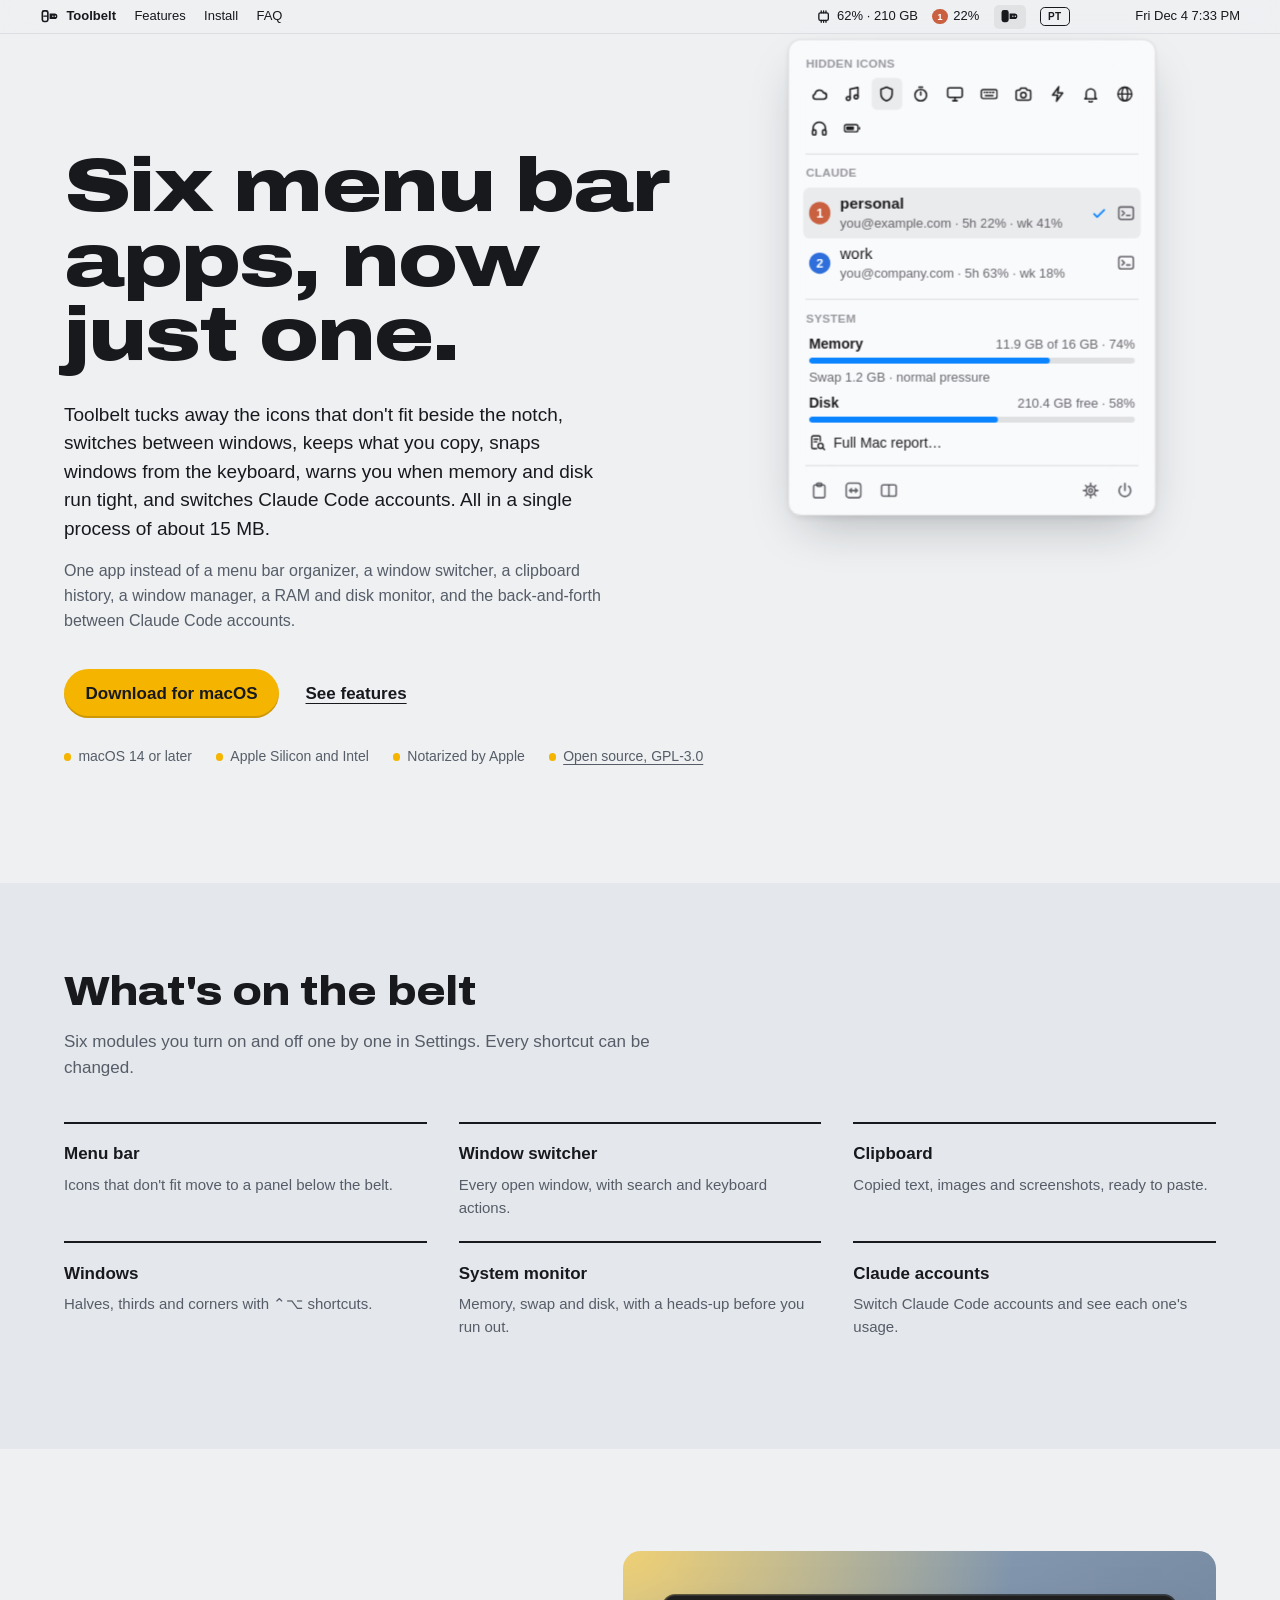
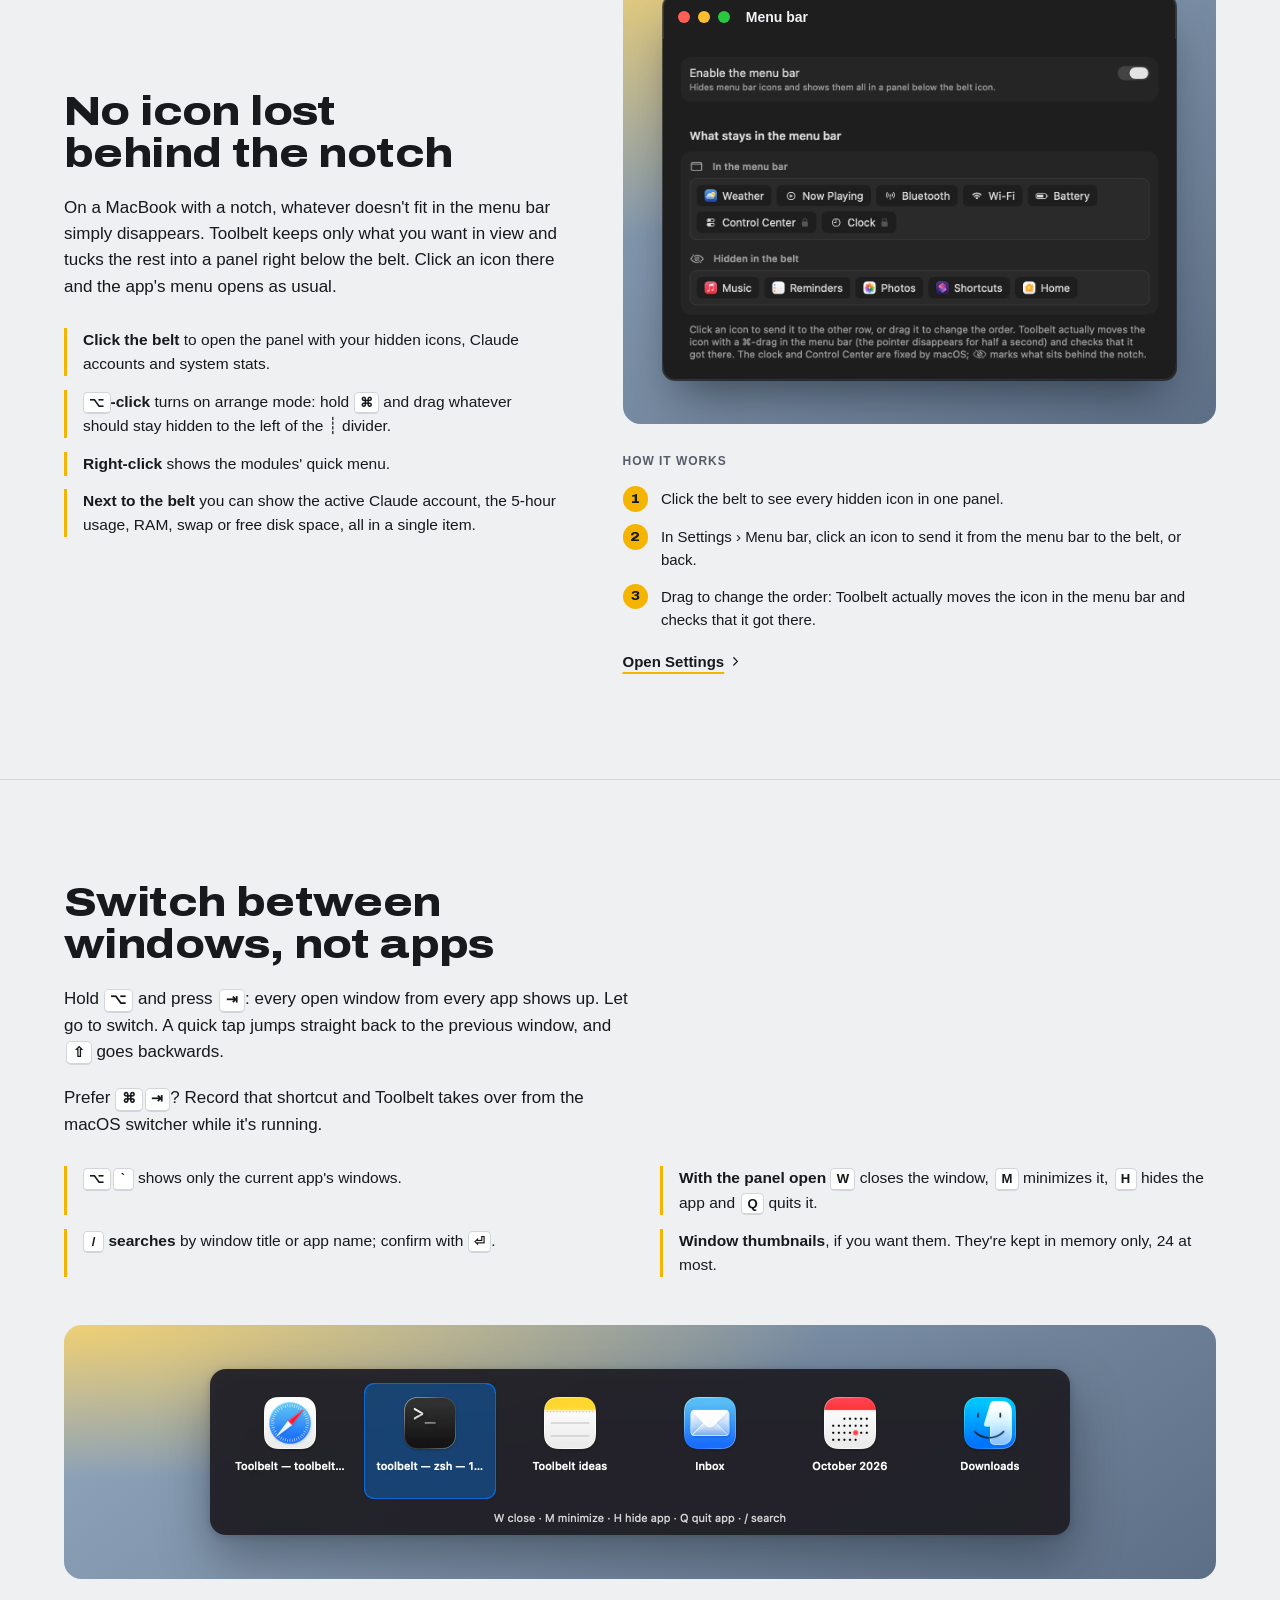
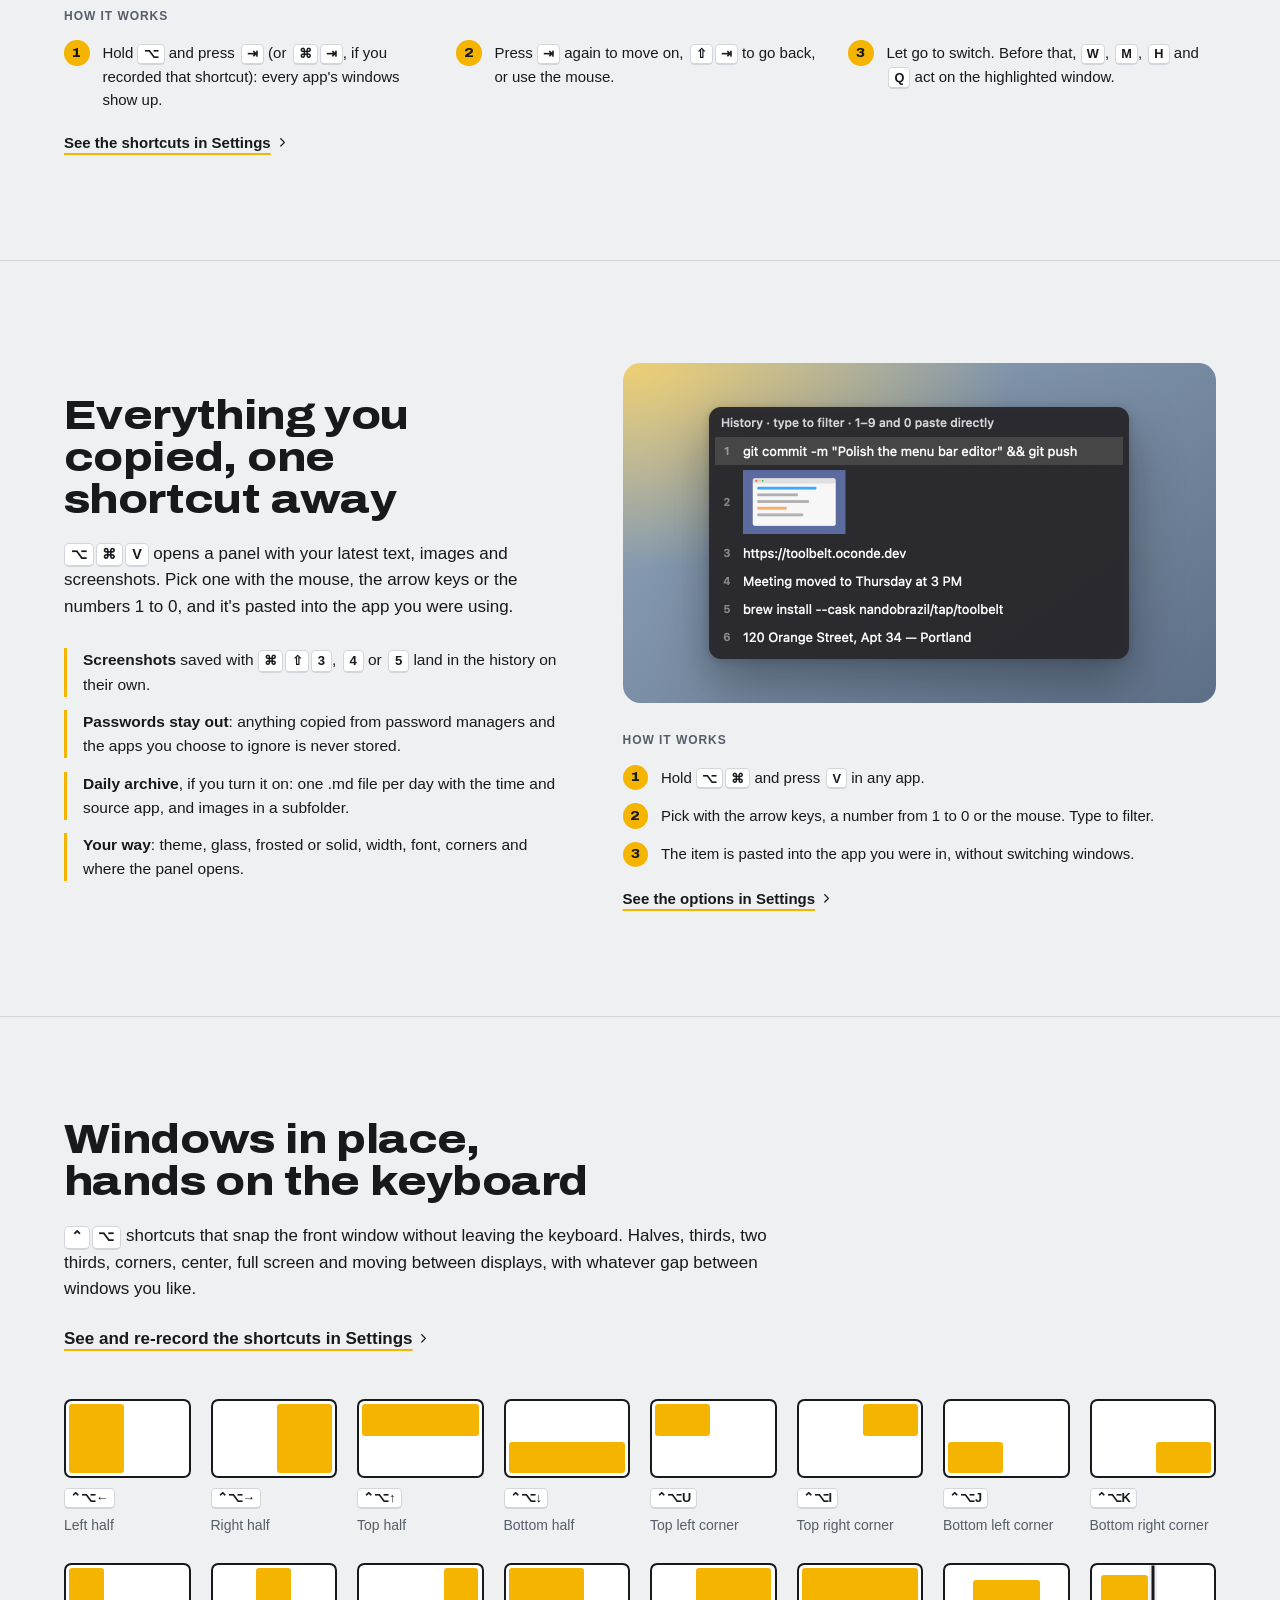
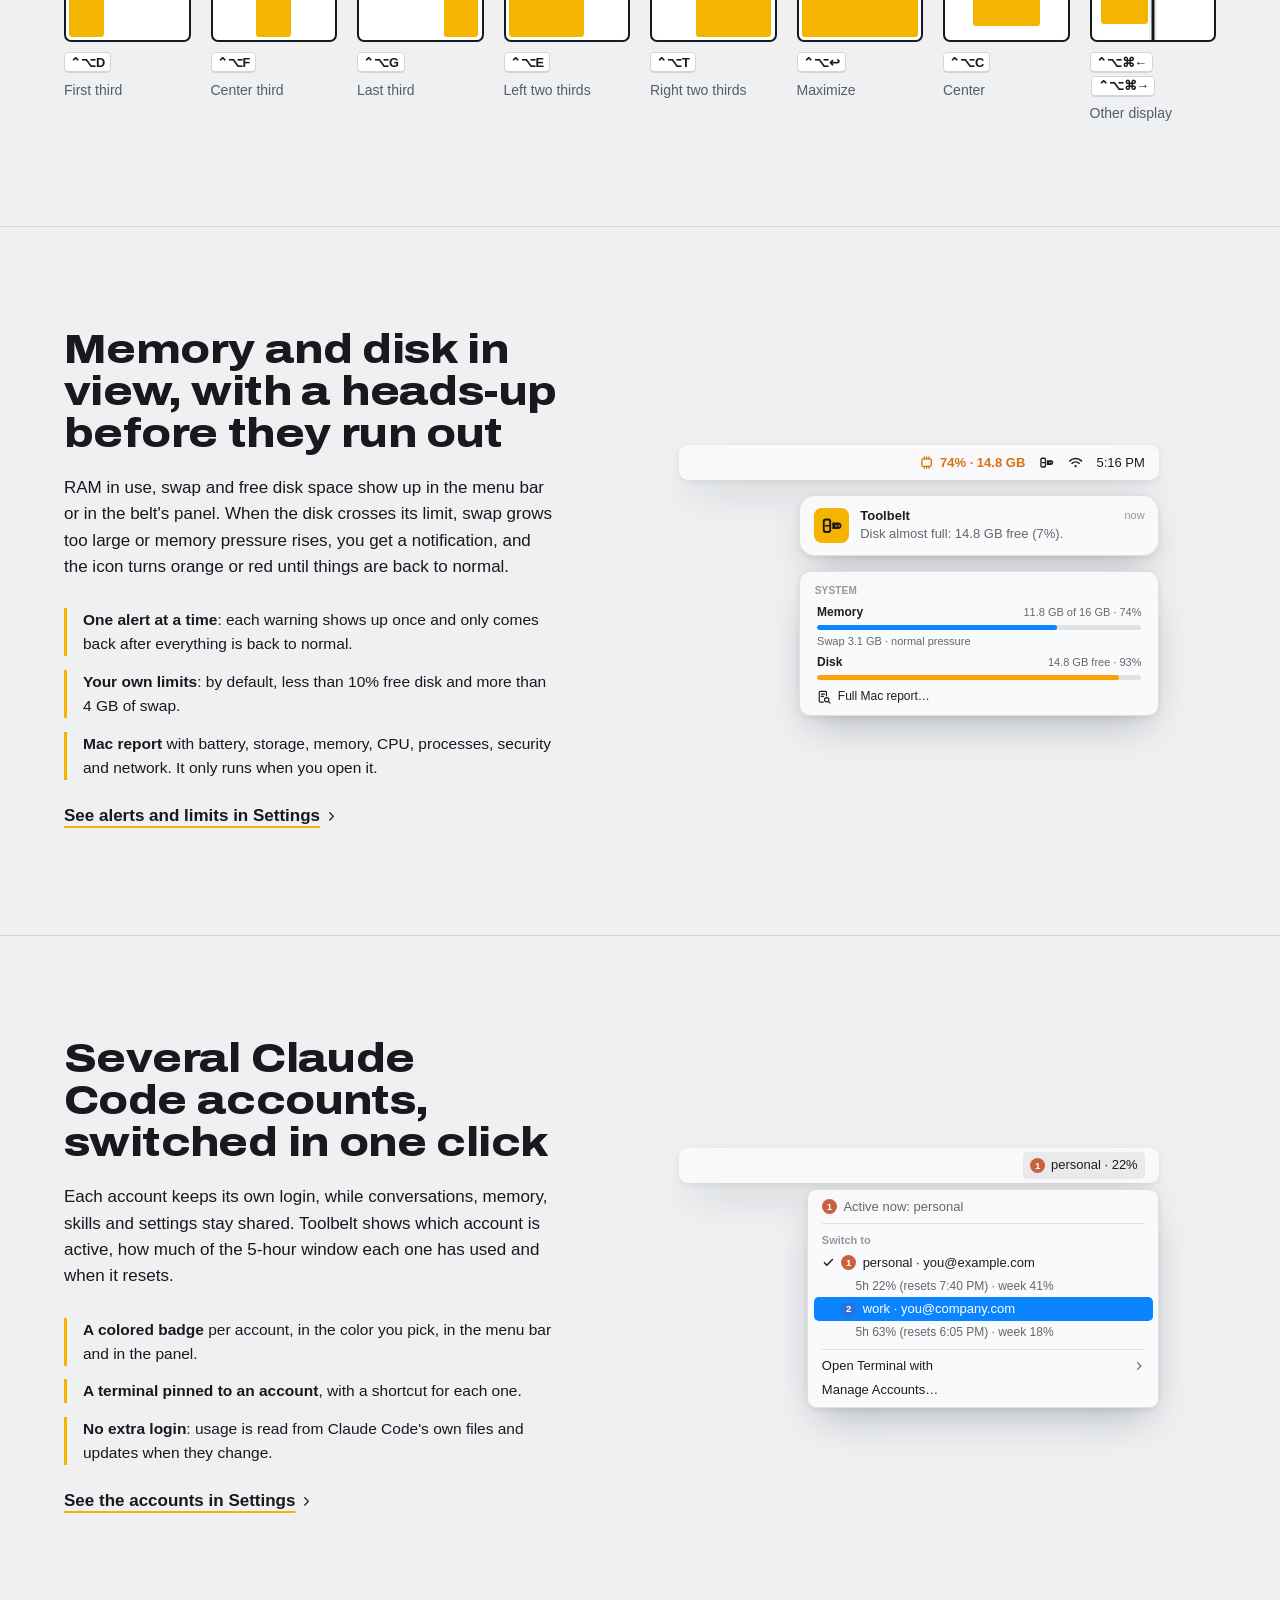
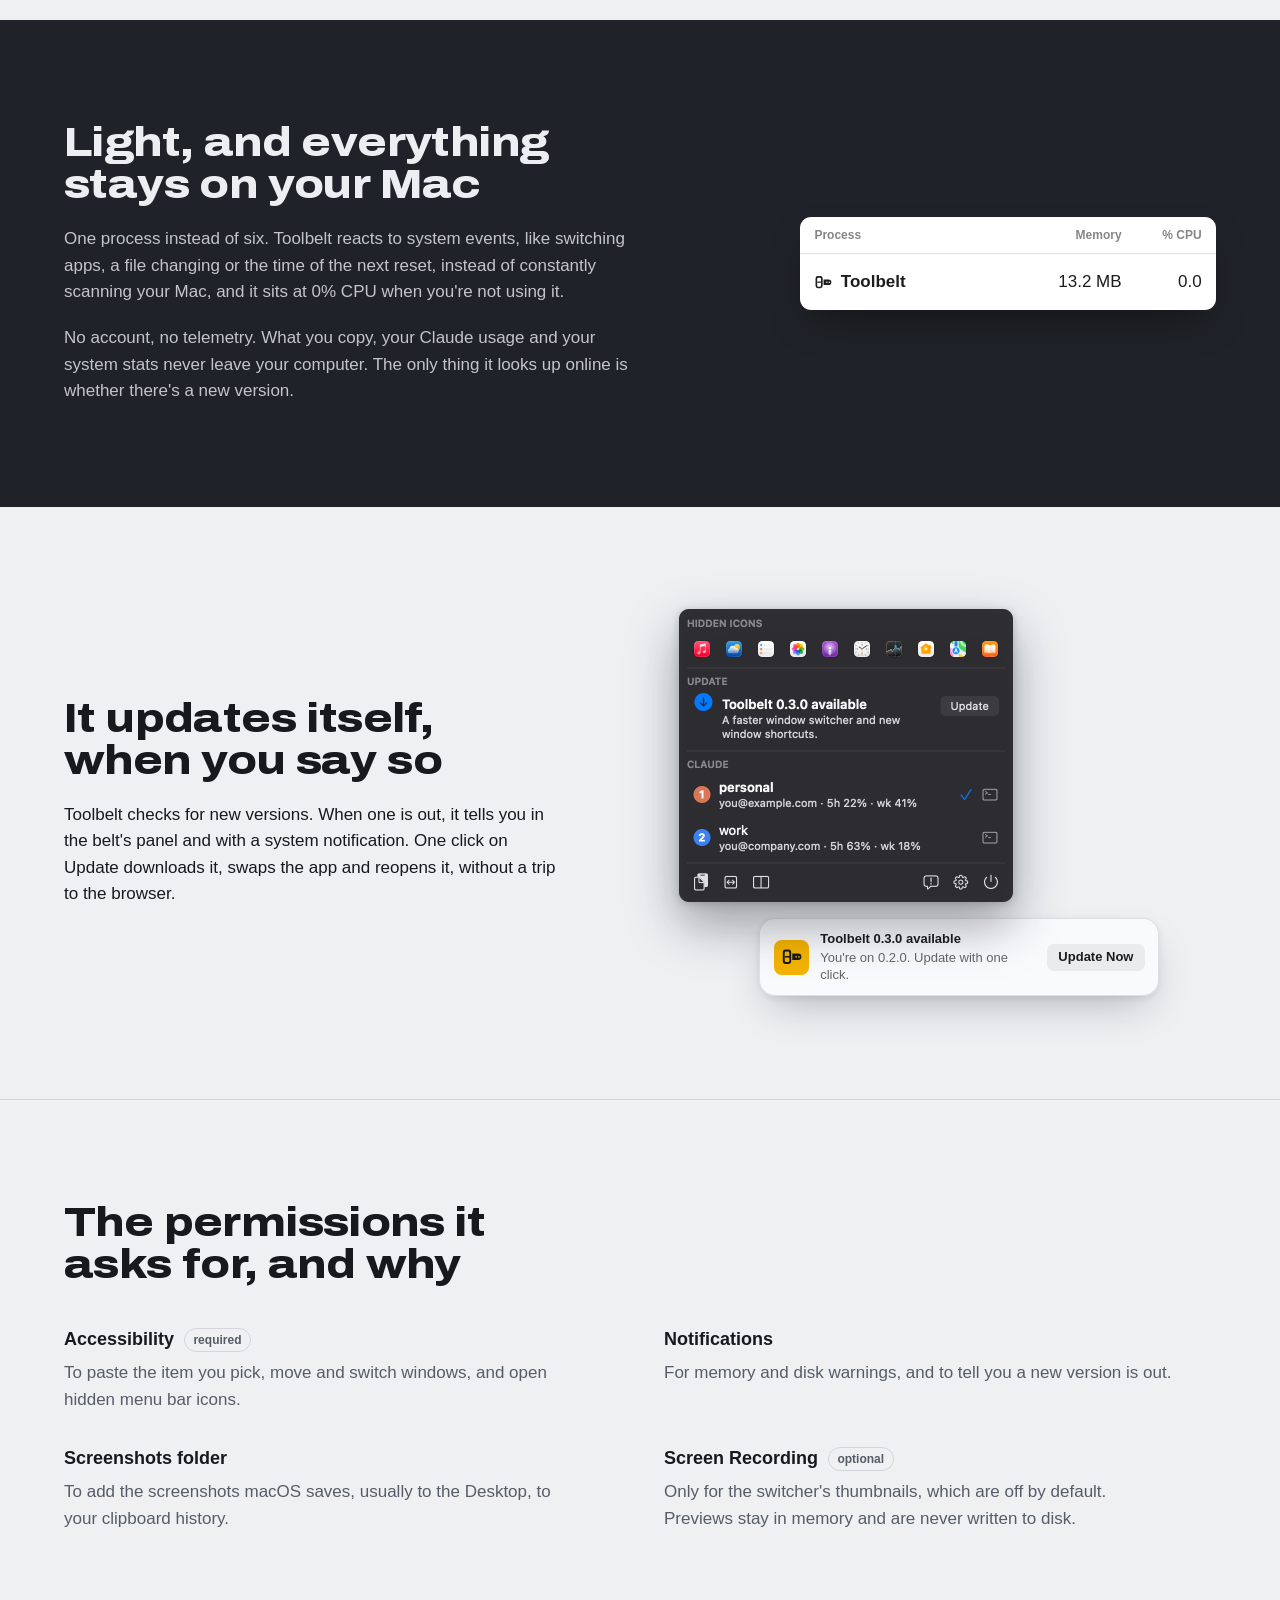
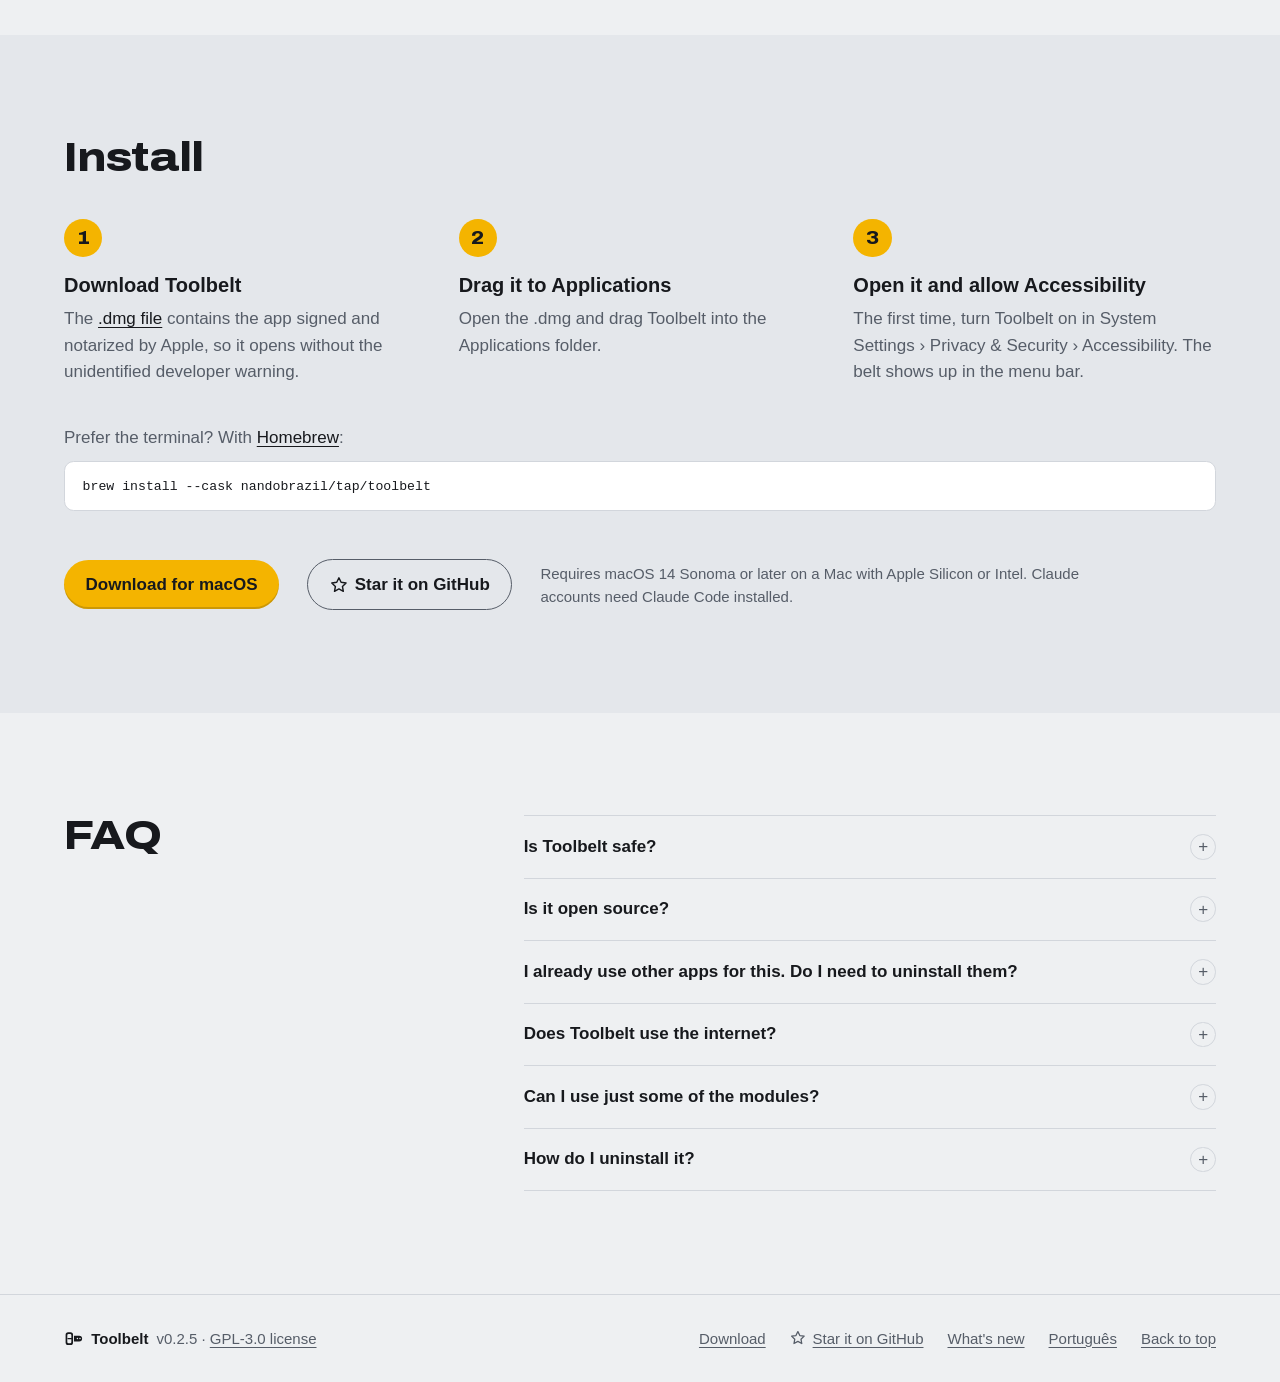
<file: site/en/index.html>
<!doctype html>
<html lang="en">
<head>
<meta charset="utf-8">
<meta name="viewport" content="width=device-width, initial-scale=1">
<title>Toolbelt for macOS: six menu bar utilities in one app</title>
<meta name="description" content="Toolbelt brings the menu bar tools you used to run separately into one light app: icons hidden behind the notch, a window switcher, clipboard history, window shortcuts, a memory and disk monitor, and Claude Code account switching.">
<meta name="color-scheme" content="light dark">
<meta name="theme-color" content="#EEF0F2" media="(prefers-color-scheme: light)">
<meta name="theme-color" content="#1A1C20" media="(prefers-color-scheme: dark)">
<link rel="canonical" href="https://toolbelt.oconde.dev/en/">
<link rel="alternate" hreflang="pt-BR" href="https://toolbelt.oconde.dev/">
<link rel="alternate" hreflang="en" href="https://toolbelt.oconde.dev/en/">
<link rel="alternate" hreflang="x-default" href="https://toolbelt.oconde.dev/">
<link rel="icon" href="../assets/favicon.svg" type="image/svg+xml">
<link rel="apple-touch-icon" href="../assets/app-icon.png">
<link rel="preload" href="../assets/fonts/archivo-latin.woff2" as="font" type="font/woff2" crossorigin>
<link rel="stylesheet" href="../assets/site.css?v=20261023b">
<meta property="og:type" content="website">
<meta property="og:locale" content="en_US">
<meta property="og:locale:alternate" content="pt_BR">
<meta property="og:site_name" content="Toolbelt">
<meta property="og:url" content="https://toolbelt.oconde.dev/en/">
<meta property="og:title" content="Toolbelt: six menu bar apps, now just one">
<meta property="og:description" content="Icons hidden behind the notch, a window switcher, clipboard history, window shortcuts, a system monitor and Claude Code accounts. About 15 MB of memory, notarized by Apple.">
<meta property="og:image" content="https://toolbelt.oconde.dev/assets/og-en.png">
<meta property="og:image:width" content="1200">
<meta property="og:image:height" content="630">
<meta property="og:image:alt" content="Mac menu bar with the Toolbelt icon and its panel open.">
<meta name="twitter:card" content="summary_large_image">
<script>document.documentElement.classList.add("js")</script>
<script src="../assets/site.js?v=20261023b" defer></script>
</head>
<body>
<svg class="sprite" width="0" height="0" aria-hidden="true" focusable="false">
  <symbol id="belt-closed" viewBox="0 0 18 18">
    <path fill-rule="evenodd" d="M9.4 6.25H14.25A2.75 2.75 0 0 1 14.25 11.75H9.4Z M11.9 9a0.7 0.7 0 1 0 1.4 0a0.7 0.7 0 1 0-1.4 0Z M14.3 9a0.7 0.7 0 1 0 1.4 0a0.7 0.7 0 1 0-1.4 0Z"/>
    <path fill-rule="evenodd" d="M3.9 3H6.1A2.4 2.4 0 0 1 8.5 5.4V12.6A2.4 2.4 0 0 1 6.1 15H3.9A2.4 2.4 0 0 1 1.5 12.6V5.4A2.4 2.4 0 0 1 3.9 3Z M4.3 4.6H5.7A1.2 1.2 0 0 1 6.9 5.8V12.2A1.2 1.2 0 0 1 5.7 13.4H4.3A1.2 1.2 0 0 1 3.1 12.2V5.8A1.2 1.2 0 0 1 4.3 4.6Z"/>
    <rect x="3.1" y="8.35" width="4.6" height="1.3" rx="0.65"/>
  </symbol>
  <symbol id="belt-open" viewBox="0 0 18 18">
    <path fill-rule="evenodd" d="M9.4 6.25H14.25A2.75 2.75 0 0 1 14.25 11.75H9.4Z M11.9 9a0.7 0.7 0 1 0 1.4 0a0.7 0.7 0 1 0-1.4 0Z M14.3 9a0.7 0.7 0 1 0 1.4 0a0.7 0.7 0 1 0-1.4 0Z"/>
    <rect x="1.5" y="3" width="7" height="12" rx="2.4"/>
  </symbol>
  <symbol id="glyph-chip" viewBox="0 0 16 16"><g fill="none" stroke="currentColor" stroke-width="1.4" stroke-linecap="round"><rect x="3" y="4" width="10" height="8" rx="1.6"/><path d="M5.5 2v2M8 2v2M10.5 2v2M5.5 12v2M8 12v2M10.5 12v2"/></g></symbol>
  <symbol id="glyph-terminal" viewBox="0 0 16 16"><g fill="none" stroke="currentColor" stroke-width="1.4" stroke-linecap="round" stroke-linejoin="round"><rect x="1.5" y="2.5" width="13" height="11" rx="2"/><path d="M4.5 6l2 2-2 2M8.5 10h3"/></g></symbol>
  <symbol id="glyph-check" viewBox="0 0 16 16"><path d="M3 8.5l3 3 7-7" fill="none" stroke="currentColor" stroke-width="1.8" stroke-linecap="round" stroke-linejoin="round"/></symbol>
  <symbol id="glyph-gear" viewBox="0 0 16 16"><g fill="none" stroke="currentColor" stroke-width="1.4" stroke-linecap="round"><circle cx="8" cy="8" r="4"/><circle cx="8" cy="8" r="1.6"/><path d="M8 1.5v2M8 12.5v2M1.5 8h2M12.5 8h2M3.4 3.4l1.4 1.4M11.2 11.2l1.4 1.4M3.4 12.6l1.4-1.4M11.2 4.8l1.4-1.4"/></g></symbol>
  <symbol id="glyph-power" viewBox="0 0 16 16"><g fill="none" stroke="currentColor" stroke-width="1.5" stroke-linecap="round"><path d="M8 1.8v6"/><path d="M4.6 4.2a5.2 5.2 0 1 0 6.8 0"/></g></symbol>
  <symbol id="glyph-clipboard" viewBox="0 0 16 16"><g fill="none" stroke="currentColor" stroke-width="1.4" stroke-linejoin="round"><rect x="3" y="3" width="10" height="11.5" rx="1.6"/><rect x="5.8" y="1.5" width="4.4" height="2.8" rx="0.9"/></g></symbol>
  <symbol id="glyph-arrange" viewBox="0 0 16 16"><g fill="none" stroke="currentColor" stroke-width="1.4" stroke-linecap="round" stroke-linejoin="round"><rect x="1.5" y="1.5" width="13" height="13" rx="2.6"/><path d="M4.5 8h7M6.2 6.3L4.5 8l1.7 1.7M9.8 6.3L11.5 8 9.8 9.7"/></g></symbol>
  <symbol id="glyph-split" viewBox="0 0 16 16"><g fill="none" stroke="currentColor" stroke-width="1.4"><rect x="1.5" y="3" width="13" height="10" rx="1.6"/><path d="M8 3v10"/></g></symbol>
  <symbol id="glyph-report" viewBox="0 0 16 16"><g fill="none" stroke="currentColor" stroke-width="1.3" stroke-linecap="round"><path d="M10.5 6.5V2.8a1.3 1.3 0 0 0-1.3-1.3H3.8a1.3 1.3 0 0 0-1.3 1.3v9.4a1.3 1.3 0 0 0 1.3 1.3H7"/><path d="M4.8 4.5h3.5M4.8 7h2.5"/><circle cx="10.8" cy="10.8" r="2.4"/><path d="M12.6 12.6l1.9 1.9"/></g></symbol>
  <symbol id="glyph-wifi" viewBox="0 0 16 16"><g fill="none" stroke="currentColor" stroke-width="1.5" stroke-linecap="round"><path d="M1.8 6.2a9 9 0 0 1 12.4 0"/><path d="M4.2 8.8a5.6 5.6 0 0 1 7.6 0"/></g><circle cx="8" cy="11.8" r="1.2" fill="currentColor"/></symbol>
  <symbol id="glyph-battery" viewBox="0 0 16 16"><g fill="none" stroke="currentColor" stroke-width="1.2"><rect x="1" y="4.8" width="12" height="6.4" rx="1.8"/></g><rect x="13.8" y="6.8" width="1.2" height="2.4" rx="0.5" fill="currentColor"/><rect x="2.5" y="6.3" width="7" height="3.4" rx="0.8" fill="currentColor"/></symbol>
  <symbol id="glyph-cloud" viewBox="0 0 16 16"><path d="M4.6 12.5h7a2.8 2.8 0 0 0 .2-5.6A4 4 0 0 0 4.2 8a2.3 2.3 0 0 0 .4 4.5Z" fill="none" stroke="currentColor" stroke-width="1.4" stroke-linejoin="round"/></symbol>
  <symbol id="glyph-music" viewBox="0 0 16 16"><g fill="none" stroke="currentColor" stroke-width="1.4" stroke-linejoin="round"><path d="M6 12V3.6l7-1.4v8.4"/><circle cx="4.4" cy="12" r="1.7"/><circle cx="11.4" cy="10.6" r="1.7"/></g></symbol>
  <symbol id="glyph-shield" viewBox="0 0 16 16"><path d="M8 1.8l5 2v4c0 3.2-2.2 5.3-5 6.4-2.8-1.1-5-3.2-5-6.4v-4Z" fill="none" stroke="currentColor" stroke-width="1.4" stroke-linejoin="round"/></symbol>
  <symbol id="glyph-timer" viewBox="0 0 16 16"><g fill="none" stroke="currentColor" stroke-width="1.4" stroke-linecap="round"><circle cx="8" cy="9" r="5.2"/><path d="M8 9V6.2M6.4 1.8h3.2"/></g></symbol>
  <symbol id="glyph-display" viewBox="0 0 16 16"><g fill="none" stroke="currentColor" stroke-width="1.4" stroke-linecap="round"><rect x="1.5" y="2.5" width="13" height="8.5" rx="1.5"/><path d="M6 14h4M8 11v3"/></g></symbol>
  <symbol id="glyph-keyboard" viewBox="0 0 16 16"><g fill="none" stroke="currentColor" stroke-width="1.3" stroke-linecap="round"><rect x="1" y="4" width="14" height="8" rx="1.6"/><path d="M3.6 6.6h.8M6 6.6h.8M8.4 6.6h.8M10.8 6.6h1.4M4.6 9.4h6.8"/></g></symbol>
  <symbol id="glyph-camera" viewBox="0 0 16 16"><g fill="none" stroke="currentColor" stroke-width="1.4" stroke-linejoin="round"><path d="M1.5 6a1.5 1.5 0 0 1 1.5-1.5h1.8l1-1.8h4.4l1 1.8H13A1.5 1.5 0 0 1 14.5 6v6a1.5 1.5 0 0 1-1.5 1.5H3A1.5 1.5 0 0 1 1.5 12Z"/><circle cx="8" cy="9" r="2.4"/></g></symbol>
  <symbol id="glyph-download" viewBox="0 0 16 16"><circle cx="8" cy="8" r="7" fill="currentColor"/><path d="M8 4.2v6.4M5.2 8l2.8 2.8L10.8 8" fill="none" stroke="#fff" stroke-width="1.6" stroke-linecap="round" stroke-linejoin="round"/></symbol>
  <symbol id="glyph-bolt" viewBox="0 0 16 16"><path d="M9 1.5L3.5 9H8l-1 5.5L12.5 7H8Z" fill="none" stroke="currentColor" stroke-width="1.4" stroke-linejoin="round"/></symbol>
  <symbol id="glyph-bell" viewBox="0 0 16 16"><g fill="none" stroke="currentColor" stroke-width="1.4" stroke-linejoin="round"><path d="M4 11V7.4a4 4 0 0 1 8 0V11l1.2 1.4H2.8Z"/><path d="M6.6 14a1.4 1.4 0 0 0 2.8 0"/></g></symbol>
  <symbol id="glyph-globe" viewBox="0 0 16 16"><g fill="none" stroke="currentColor" stroke-width="1.3"><circle cx="8" cy="8" r="6.2"/><ellipse cx="8" cy="8" rx="2.6" ry="6.2"/><path d="M1.8 8h12.4"/></g></symbol>
  <symbol id="glyph-headphones" viewBox="0 0 16 16"><g fill="none" stroke="currentColor" stroke-width="1.4" stroke-linejoin="round"><path d="M2.5 10.5V8a5.5 5.5 0 0 1 11 0v2.5"/><rect x="2" y="9.5" width="3" height="4.5" rx="1"/><rect x="11" y="9.5" width="3" height="4.5" rx="1"/></g></symbol>
  <symbol id="sf-gear" viewBox="0 0 16 16"><g fill="none" stroke="currentColor" stroke-width="1.35" stroke-linejoin="round"><path d="M6.9 1.6h2.2l.4 1.8 1.3.6 1.6-1 1.5 1.6-1 1.5.6 1.4 1.8.4v2.2l-1.8.4-.6 1.3 1 1.6-1.5 1.5-1.6-1-1.3.6-.4 1.8H6.9l-.4-1.8-1.4-.6-1.5 1-1.6-1.5 1-1.6-.6-1.3-1.8-.4V6.9l1.8-.4.6-1.4-1-1.5 1.6-1.6 1.5 1 1.4-.6Z"/><circle cx="8" cy="8" r="2.2"/></g></symbol>
  <symbol id="sf-menubar" viewBox="0 0 16 16"><g fill="none" stroke="currentColor" stroke-width="1.35" stroke-linecap="round" stroke-linejoin="round"><rect x="1.5" y="2.5" width="13" height="11" rx="2"/><path d="M1.5 5.6h13"/><path d="M8 11.6V8.2M6.4 9.6 8 8l1.6 1.6"/></g></symbol>
  <symbol id="sf-switcher" viewBox="0 0 16 16"><g fill="none" stroke="currentColor" stroke-width="1.35" stroke-linejoin="round"><rect x="1.5" y="5" width="9.5" height="8" rx="1.6"/><path d="M5 5V3.7c0-.9.7-1.6 1.6-1.6h6.3c.9 0 1.6.7 1.6 1.6V9c0 .9-.7 1.6-1.6 1.6H11"/></g></symbol>
  <symbol id="sf-gauge" viewBox="0 0 16 16"><g fill="none" stroke="currentColor" stroke-width="1.35" stroke-linecap="round"><path d="M2.4 11.5a5.6 5.6 0 1 1 11.2 0"/><path d="M8 11.2l2.7-3.5"/></g><circle cx="8" cy="11.2" r="1.1" fill="currentColor"/></symbol>
  <symbol id="sf-sparkle" viewBox="0 0 16 16"><path d="M8 1.6c.55 3.3 2 4.85 5.3 5.4-3.3.55-4.75 2.1-5.3 5.4-.55-3.3-2-4.85-5.3-5.4 3.3-.55 4.75-2.1 5.3-5.4Z" fill="currentColor"/></symbol>
  <symbol id="sf-lifebuoy" viewBox="0 0 16 16"><g fill="none" stroke="currentColor" stroke-width="1.35" stroke-linecap="round"><circle cx="8" cy="8" r="6.2"/><circle cx="8" cy="8" r="2.6"/><path d="M3.6 3.6l2.6 2.6M12.4 3.6 9.8 6.2M3.6 12.4l2.6-2.6M12.4 12.4 9.8 9.8"/></g></symbol>
  <symbol id="sf-info" viewBox="0 0 16 16"><g fill="none" stroke="currentColor" stroke-width="1.35" stroke-linecap="round"><circle cx="8" cy="8" r="6.2"/><path d="M8 7.3v4"/></g><circle cx="8" cy="4.9" r=".85" fill="currentColor"/></symbol>
  <symbol id="github-mark" viewBox="0 0 16 16"><path d="M8 0C3.58 0 0 3.58 0 8c0 3.54 2.29 6.53 5.47 7.59.4.07.55-.17.55-.38 0-.19-.01-.82-.01-1.49-2.01.37-2.53-.49-2.69-.94-.09-.23-.48-.94-.82-1.13-.28-.15-.68-.52-.01-.53.63-.01 1.08.58 1.23.82.72 1.21 1.87.87 2.33.66.07-.52.28-.87.51-1.07-1.78-.2-3.64-.89-3.64-3.95 0-.87.31-1.59.82-2.15-.08-.2-.36-1.02.08-2.12 0 0 .67-.21 2.2.82.64-.18 1.32-.27 2-.27.68 0 1.36.09 2 .27 1.53-1.04 2.2-.82 2.2-.82.44 1.1.16 1.92.08 2.12.51.56.82 1.27.82 2.15 0 3.07-1.87 3.75-3.65 3.95.29.25.54.73.54 1.48 0 1.07-.01 1.93-.01 2.2 0 .21.15.46.55.38A8.01 8.01 0 0 0 16 8c0-4.42-3.58-8-8-8Z"/></symbol>
  <symbol id="glyph-star" viewBox="0 0 16 16"><path d="M8 1.6l1.95 4.05 4.45.6-3.25 3.1.8 4.4L8 11.6l-3.95 2.15.8-4.4-3.25-3.1 4.45-.6Z" fill="none" stroke="currentColor" stroke-width="1.3" stroke-linejoin="round"/></symbol>
  <symbol id="glyph-chevron" viewBox="0 0 16 16"><path d="M6 3.5L10.5 8 6 12.5" fill="none" stroke="currentColor" stroke-width="1.6" stroke-linecap="round" stroke-linejoin="round"/></symbol>
</svg>

<a class="skip-link" href="#content">Skip to content</a>

<header class="menubar">
  <nav class="menubar__menus" aria-label="Page sections">
    <a class="menubar__app" href="#top"><svg class="menubar__app-icon" aria-hidden="true"><use href="#belt-closed"/></svg><span>Toolbelt</span></a>
    <a class="menubar__link" href="#features">Features</a>
    <a class="menubar__link" href="#install">Install</a>
    <a class="menubar__link" href="#faq">FAQ</a>
  </nav>
  <div class="menubar__status">
    <span class="status-item status-item--monitor" aria-hidden="true"><svg class="status-item__glyph"><use href="#glyph-chip"/></svg>62% · 210 GB</span>
    <span class="status-item status-item--claude" aria-hidden="true"><span class="account-badge account-badge--one account-badge--small">1</span>22%</span>
    <button class="status-item status-item--belt" type="button" aria-expanded="true" aria-controls="hero-panel" aria-label="Show or hide the Toolbelt panel">
      <svg class="status-item__belt" aria-hidden="true"><use href="#belt-open"/></svg>
    </button>
    <a class="status-item status-item--language" href="/" hreflang="pt-BR" lang="pt-BR" aria-label="Ler em português" title="Ler em português">PT</a>
    <span class="status-item status-item--clock" id="menubar-clock" aria-hidden="true">Thu Oct 22 5:16 PM</span>
  </div>
</header>

<main id="top">
  <section class="hero" aria-labelledby="hero-title">
    <div class="hero__copy" id="content">
      <h1 class="hero__title" id="hero-title">Six menu bar apps, now just one.</h1>
      <p class="hero__lead">Toolbelt tucks away the icons that don't fit beside the notch, switches between windows, keeps what you copy, snaps windows from the keyboard, warns you when memory and disk run tight, and switches Claude Code accounts. All in a single process of about 15 MB.</p>
      <p class="hero__replaces">One app instead of a menu bar organizer, a window switcher, a clipboard history, a window manager, a RAM and disk monitor, and the back-and-forth between Claude Code accounts.</p>
      <div class="hero__actions">
        <a class="button button--primary" href="/download">Download for macOS</a>
        <a class="button button--quiet" href="#features">See features</a>
      </div>
      <ul class="hero__facts">
        <li>macOS 14 or later</li>
        <li>Apple Silicon and Intel</li>
        <li>Notarized by Apple</li>
        <li><a href="https://github.com/nandobrazil/toolbelt">Open source, GPL-3.0</a></li>
      </ul>
    </div>

    <div class="hero__stage">
      <img class="shot hero__shot" src="../assets/shots/en/belt-panel.webp" width="334" height="367" alt="Toolbelt panel open: hidden menu bar icons, Claude accounts with each one's usage, memory and disk, and the footer shortcuts." loading="lazy" decoding="async">
      <div class="mac-panel" id="hero-panel" role="group" aria-label="Toolbelt panel open below the belt: hidden menu bar icons, Claude accounts with each one's usage, and the Mac's memory and disk.">
        <p class="mac-panel__label">Hidden icons</p>
        <div class="mac-panel__extras" aria-hidden="true">
          <span><svg><use href="#glyph-cloud"/></svg></span>
          <span><svg><use href="#glyph-music"/></svg></span>
          <span><svg><use href="#glyph-shield"/></svg></span>
          <span><svg><use href="#glyph-timer"/></svg></span>
          <span><svg><use href="#glyph-display"/></svg></span>
          <span><svg><use href="#glyph-keyboard"/></svg></span>
          <span><svg><use href="#glyph-camera"/></svg></span>
          <span><svg><use href="#glyph-bolt"/></svg></span>
          <span><svg><use href="#glyph-bell"/></svg></span>
          <span><svg><use href="#glyph-globe"/></svg></span>
          <span><svg><use href="#glyph-headphones"/></svg></span>
          <span><svg><use href="#glyph-battery"/></svg></span>
        </div>
        <div class="mac-panel__divider"></div>
        <p class="mac-panel__label">Claude</p>
        <div class="panel-account panel-account--active">
          <span class="account-badge account-badge--one">1</span>
          <span class="panel-account__text"><strong>personal</strong><span>you@example.com · 5h 22% · wk 41%</span></span>
          <svg class="panel-account__check"><use href="#glyph-check"/></svg>
          <svg class="panel-account__terminal"><use href="#glyph-terminal"/></svg>
        </div>
        <div class="panel-account">
          <span class="account-badge account-badge--two">2</span>
          <span class="panel-account__text"><span class="panel-account__name">work</span><span>you@company.com · 5h 63% · wk 18%</span></span>
          <svg class="panel-account__terminal"><use href="#glyph-terminal"/></svg>
        </div>
        <div class="mac-panel__divider"></div>
        <p class="mac-panel__label">System</p>
        <div class="panel-meter">
          <div class="panel-meter__line"><span class="panel-meter__title">Memory</span><span class="panel-meter__value">11.9 GB of 16 GB · 74%</span></div>
          <div class="panel-meter__track"><span style="--ratio: 0.74"></span></div>
        </div>
        <p class="panel-note">Swap 1.2 GB · normal pressure</p>
        <div class="panel-meter">
          <div class="panel-meter__line"><span class="panel-meter__title">Disk</span><span class="panel-meter__value">210.4 GB free · 58%</span></div>
          <div class="panel-meter__track"><span style="--ratio: 0.58"></span></div>
        </div>
        <p class="panel-report"><svg><use href="#glyph-report"/></svg>Full Mac report…</p>
        <div class="mac-panel__divider"></div>
        <div class="mac-panel__footer">
          <span aria-hidden="true"><svg><use href="#glyph-clipboard"/></svg></span>
          <span aria-hidden="true"><svg><use href="#glyph-arrange"/></svg></span>
          <span aria-hidden="true"><svg><use href="#glyph-split"/></svg></span>
          <span class="mac-panel__spacer"></span>
          <button class="mac-panel__button" type="button" data-settings-page="general" aria-label="Open Settings"><svg aria-hidden="true"><use href="#glyph-gear"/></svg></button>
          <span aria-hidden="true"><svg><use href="#glyph-power"/></svg></span>
        </div>
      </div>
    </div>
  </section>

  <section class="overview" id="features" aria-labelledby="overview-title">
    <div class="container">
      <h2 class="section-title" id="overview-title">What's on the belt</h2>
      <p class="section-lead">Six modules you turn on and off one by one in Settings. Every shortcut can be changed.</p>
      <ul class="overview__list">
        <li><a href="#menu-bar"><strong>Menu bar</strong><span>Icons that don't fit move to a panel below the belt.</span></a></li>
        <li><a href="#window-switcher"><strong>Window switcher</strong><span>Every open window, with search and keyboard actions.</span></a></li>
        <li><a href="#clipboard"><strong>Clipboard</strong><span>Copied text, images and screenshots, ready to paste.</span></a></li>
        <li><a href="#windows"><strong>Windows</strong><span>Halves, thirds and corners with ⌃⌥ shortcuts.</span></a></li>
        <li><a href="#monitor"><strong>System monitor</strong><span>Memory, swap and disk, with a heads-up before you run out.</span></a></li>
        <li><a href="#claude"><strong>Claude accounts</strong><span>Switch Claude Code accounts and see each one's usage.</span></a></li>
      </ul>
    </div>
  </section>

  <section class="feature" id="menu-bar" aria-labelledby="menubar-title">
    <div class="container feature__grid">
      <div class="feature__copy">
        <h2 class="section-title" id="menubar-title">No icon lost behind the notch</h2>
        <p>On a MacBook with a notch, whatever doesn't fit in the menu bar simply disappears. Toolbelt keeps only what you want in view and tucks the rest into a panel right below the belt. Click an icon there and the app's menu opens as usual.</p>
        <ul class="feature__points">
          <li><span class="feature__key">Click the belt</span> to open the panel with your hidden icons, Claude accounts and system stats.</li>
          <li><span class="feature__key"><kbd>⌥</kbd>-click</span> turns on arrange mode: hold <kbd>⌘</kbd> and drag whatever should stay hidden to the left of the ┊ divider.</li>
          <li><span class="feature__key">Right-click</span> shows the modules' quick menu.</li>
          <li><span class="feature__key">Next to the belt</span> you can show the active Claude account, the 5-hour usage, RAM, swap or free disk space, all in a single item.</li>
        </ul>
      </div>
      <figure class="feature__art feature__art--shot">
        <div class="shot-stage">
          <div class="shot-window">
            <div class="shot-window__bar" aria-hidden="true"><span class="shot-window__lights"><span></span><span></span><span></span></span><span class="shot-window__title">Menu bar</span></div>
            <img class="shot-window__page" src="../assets/shots/en/settings-menuBar.webp" width="580" height="1428" alt="Toolbelt Settings on the Menu bar page: the What stays in the menu bar section, with the icons kept in the menu bar (Weather, Now Playing, Bluetooth, Wi‑Fi, Battery, Control Center and Clock) and the ones hidden in the belt." loading="lazy" decoding="async">
          </div>
        </div>
        <figcaption class="how">
          <p class="how__title">How it works</p>
          <ol class="how__steps">
            <li>Click the belt to see every hidden icon in one panel.</li>
            <li>In Settings › Menu bar, click an icon to send it from the menu bar to the belt, or back.</li>
            <li>Drag to change the order: Toolbelt actually moves the icon in the menu bar and checks that it got there.</li>
          </ol>
          <p class="feature__more"><button class="text-button" type="button" data-settings-page="menuBar">Open Settings<svg aria-hidden="true"><use href="#glyph-chevron"/></svg></button></p>
        </figcaption>
      </figure>
    </div>
  </section>

  <section class="feature" id="window-switcher" aria-labelledby="switcher-title">
    <div class="container feature__grid feature__grid--stacked">
      <div class="feature__copy">
        <h2 class="section-title" id="switcher-title">Switch between windows, not apps</h2>
        <p>Hold <kbd>⌥</kbd> and press <kbd>⇥</kbd>: every open window from every app shows up. Let go to switch. A quick tap jumps straight back to the previous window, and <kbd>⇧</kbd> goes backwards.</p>
        <p>Prefer <kbd>⌘</kbd><kbd>⇥</kbd>? Record that shortcut and Toolbelt takes over from the macOS switcher while it's running.</p>
        <ul class="feature__points">
          <li><span class="feature__key"><kbd>⌥</kbd><kbd>`</kbd></span> shows only the current app's windows.</li>
          <li><span class="feature__key">With the panel open</span> <kbd>W</kbd> closes the window, <kbd>M</kbd> minimizes it, <kbd>H</kbd> hides the app and <kbd>Q</kbd> quits it.</li>
          <li><span class="feature__key"><kbd>/</kbd> searches</span> by window title or app name; confirm with <kbd>⏎</kbd>.</li>
          <li><span class="feature__key">Window thumbnails</span>, if you want them. They're kept in memory only, 24 at most.</li>
        </ul>
      </div>
      <figure class="feature__art feature__art--shot">
        <div class="shot-stage">
          <img class="shot" src="../assets/shots/en/window-switcher.webp" width="860" height="166" alt="Toolbelt's window switcher with six open windows (Safari, Terminal, Notes, Mail, Calendar and Finder), Terminal selected and the action keys in the footer." loading="lazy" decoding="async">
        </div>
        <figcaption class="how">
          <p class="how__title">How it works</p>
          <ol class="how__steps">
            <li>Hold <kbd>⌥</kbd> and press <kbd>⇥</kbd> (or <kbd>⌘</kbd><kbd>⇥</kbd>, if you recorded that shortcut): every app's windows show up.</li>
            <li>Press <kbd>⇥</kbd> again to move on, <kbd>⇧</kbd><kbd>⇥</kbd> to go back, or use the mouse.</li>
            <li>Let go to switch. Before that, <kbd>W</kbd>, <kbd>M</kbd>, <kbd>H</kbd> and <kbd>Q</kbd> act on the highlighted window.</li>
          </ol>
          <p class="feature__more"><button class="text-button" type="button" data-settings-page="switcher">See the shortcuts in Settings<svg aria-hidden="true"><use href="#glyph-chevron"/></svg></button></p>
        </figcaption>
      </figure>
    </div>
  </section>

  <section class="feature" id="clipboard" aria-labelledby="clipboard-title">
    <div class="container feature__grid">
      <div class="feature__copy">
        <h2 class="section-title" id="clipboard-title">Everything you copied, one shortcut away</h2>
        <p><kbd>⌥</kbd><kbd>⌘</kbd><kbd>V</kbd> opens a panel with your latest text, images and screenshots. Pick one with the mouse, the arrow keys or the numbers 1 to 0, and it's pasted into the app you were using.</p>
        <ul class="feature__points">
          <li><span class="feature__key">Screenshots</span> saved with <kbd>⌘</kbd><kbd>⇧</kbd><kbd>3</kbd>, <kbd>4</kbd> or <kbd>5</kbd> land in the history on their own.</li>
          <li><span class="feature__key">Passwords stay out</span>: anything copied from password managers and the apps you choose to ignore is never stored.</li>
          <li><span class="feature__key">Daily archive</span>, if you turn it on: one .md file per day with the time and source app, and images in a subfolder.</li>
          <li><span class="feature__key">Your way</span>: theme, glass, frosted or solid, width, font, corners and where the panel opens.</li>
        </ul>
      </div>
      <figure class="feature__art feature__art--shot">
        <div class="shot-stage">
          <img class="shot" src="../assets/shots/en/clipboard-picker.webp" width="420" height="252" alt="Toolbelt's clipboard history with six numbered items: a git command, a screenshot, a link, a note, a Homebrew command and an address; the first one is selected." loading="lazy" decoding="async">
        </div>
        <figcaption class="how">
          <p class="how__title">How it works</p>
          <ol class="how__steps">
            <li>Hold <kbd>⌥</kbd><kbd>⌘</kbd> and press <kbd>V</kbd> in any app.</li>
            <li>Pick with the arrow keys, a number from 1 to 0 or the mouse. Type to filter.</li>
            <li>The item is pasted into the app you were in, without switching windows.</li>
          </ol>
          <p class="feature__more"><button class="text-button" type="button" data-settings-page="clipboard">See the options in Settings<svg aria-hidden="true"><use href="#glyph-chevron"/></svg></button></p>
        </figcaption>
      </figure>
    </div>
  </section>

  <section class="feature feature--wide" id="windows" aria-labelledby="windows-title">
    <div class="container">
      <div class="feature__copy feature__copy--wide">
        <h2 class="section-title" id="windows-title">Windows in place, hands on the keyboard</h2>
        <p><kbd>⌃</kbd><kbd>⌥</kbd> shortcuts that snap the front window without leaving the keyboard. Halves, thirds, two thirds, corners, center, full screen and moving between displays, with whatever gap between windows you like.</p>
        <p class="feature__more"><button class="text-button" type="button" data-settings-page="windows">See and re-record the shortcuts in Settings<svg aria-hidden="true"><use href="#glyph-chevron"/></svg></button></p>
      </div>
      <ul class="layouts" aria-label="Window shortcuts">
        <li><span class="mini-screen"><span style="--x:.0;--y:0;--w:.5;--h:1"></span></span><span class="layouts__keys"><kbd>⌃⌥←</kbd></span><span class="layouts__name">Left half</span></li>
        <li><span class="mini-screen"><span style="--x:.5;--y:0;--w:.5;--h:1"></span></span><span class="layouts__keys"><kbd>⌃⌥→</kbd></span><span class="layouts__name">Right half</span></li>
        <li><span class="mini-screen"><span style="--x:0;--y:0;--w:1;--h:.5"></span></span><span class="layouts__keys"><kbd>⌃⌥↑</kbd></span><span class="layouts__name">Top half</span></li>
        <li><span class="mini-screen"><span style="--x:0;--y:.5;--w:1;--h:.5"></span></span><span class="layouts__keys"><kbd>⌃⌥↓</kbd></span><span class="layouts__name">Bottom half</span></li>
        <li><span class="mini-screen"><span style="--x:0;--y:0;--w:.5;--h:.5"></span></span><span class="layouts__keys"><kbd>⌃⌥U</kbd></span><span class="layouts__name">Top left corner</span></li>
        <li><span class="mini-screen"><span style="--x:.5;--y:0;--w:.5;--h:.5"></span></span><span class="layouts__keys"><kbd>⌃⌥I</kbd></span><span class="layouts__name">Top right corner</span></li>
        <li><span class="mini-screen"><span style="--x:0;--y:.5;--w:.5;--h:.5"></span></span><span class="layouts__keys"><kbd>⌃⌥J</kbd></span><span class="layouts__name">Bottom left corner</span></li>
        <li><span class="mini-screen"><span style="--x:.5;--y:.5;--w:.5;--h:.5"></span></span><span class="layouts__keys"><kbd>⌃⌥K</kbd></span><span class="layouts__name">Bottom right corner</span></li>
        <li><span class="mini-screen"><span style="--x:0;--y:0;--w:.3333;--h:1"></span></span><span class="layouts__keys"><kbd>⌃⌥D</kbd></span><span class="layouts__name">First third</span></li>
        <li><span class="mini-screen"><span style="--x:.3333;--y:0;--w:.3334;--h:1"></span></span><span class="layouts__keys"><kbd>⌃⌥F</kbd></span><span class="layouts__name">Center third</span></li>
        <li><span class="mini-screen"><span style="--x:.6667;--y:0;--w:.3333;--h:1"></span></span><span class="layouts__keys"><kbd>⌃⌥G</kbd></span><span class="layouts__name">Last third</span></li>
        <li><span class="mini-screen"><span style="--x:0;--y:0;--w:.6667;--h:1"></span></span><span class="layouts__keys"><kbd>⌃⌥E</kbd></span><span class="layouts__name">Left two thirds</span></li>
        <li><span class="mini-screen"><span style="--x:.3333;--y:0;--w:.6667;--h:1"></span></span><span class="layouts__keys"><kbd>⌃⌥T</kbd></span><span class="layouts__name">Right two thirds</span></li>
        <li><span class="mini-screen"><span style="--x:0;--y:0;--w:1;--h:1"></span></span><span class="layouts__keys"><kbd>⌃⌥↩</kbd></span><span class="layouts__name">Maximize</span></li>
        <li><span class="mini-screen"><span style="--x:.2;--y:.15;--w:.6;--h:.7"></span></span><span class="layouts__keys"><kbd>⌃⌥C</kbd></span><span class="layouts__name">Center</span></li>
        <li><span class="mini-screen mini-screen--pair"><span></span></span><span class="layouts__keys"><kbd>⌃⌥⌘←</kbd> <kbd>⌃⌥⌘→</kbd></span><span class="layouts__name">Other display</span></li>
      </ul>
    </div>
  </section>

  <section class="feature" id="monitor" aria-labelledby="monitor-title">
    <div class="container feature__grid">
      <div class="feature__copy">
        <h2 class="section-title" id="monitor-title">Memory and disk in view, with a heads-up before they run out</h2>
        <p>RAM in use, swap and free disk space show up in the menu bar or in the belt's panel. When the disk crosses its limit, swap grows too large or memory pressure rises, you get a notification, and the icon turns orange or red until things are back to normal.</p>
        <ul class="feature__points">
          <li><span class="feature__key">One alert at a time</span>: each warning shows up once and only comes back after everything is back to normal.</li>
          <li><span class="feature__key">Your own limits</span>: by default, less than 10% free disk and more than 4 GB of swap.</li>
          <li><span class="feature__key">Mac report</span> with battery, storage, memory, CPU, processes, security and network. It only runs when you open it.</li>
        </ul>
        <p class="feature__more"><button class="text-button" type="button" data-settings-page="system">See alerts and limits in Settings<svg aria-hidden="true"><use href="#glyph-chevron"/></svg></button></p>
      </div>
      <figure class="feature__art">
        <div class="alert-scene" role="img" aria-label="Menu bar with the monitor in orange showing 74% memory and 14.8 GB free, and a Toolbelt notification warning that the disk is almost full.">
          <div class="alert-scene__bar">
            <span class="alert-scene__monitor"><svg><use href="#glyph-chip"/></svg>74% · 14.8 GB</span>
            <svg class="alert-scene__glyph"><use href="#belt-closed"/></svg>
            <svg class="alert-scene__glyph"><use href="#glyph-wifi"/></svg>
            <span>5:16 PM</span>
          </div>
          <div class="notification">
            <span class="notification__icon"><svg><use href="#belt-closed"/></svg></span>
            <span class="notification__text"><strong>Toolbelt</strong><span>Disk almost full: 14.8 GB free (7%).</span></span>
            <span class="notification__time">now</span>
          </div>
          <div class="mac-panel mac-panel--compact">
            <p class="mac-panel__label">System</p>
            <div class="panel-meter">
              <div class="panel-meter__line"><span class="panel-meter__title">Memory</span><span class="panel-meter__value">11.8 GB of 16 GB · 74%</span></div>
              <div class="panel-meter__track"><span style="--ratio: 0.74"></span></div>
            </div>
            <p class="panel-note">Swap 3.1 GB · normal pressure</p>
            <div class="panel-meter">
              <div class="panel-meter__line"><span class="panel-meter__title">Disk</span><span class="panel-meter__value">14.8 GB free · 93%</span></div>
              <div class="panel-meter__track panel-meter__track--warning"><span style="--ratio: 0.93"></span></div>
            </div>
            <p class="panel-report"><svg><use href="#glyph-report"/></svg>Full Mac report…</p>
          </div>
        </div>
      </figure>
    </div>
  </section>

  <section class="feature" id="claude" aria-labelledby="claude-title">
    <div class="container feature__grid">
      <div class="feature__copy">
        <h2 class="section-title" id="claude-title">Several Claude Code accounts, switched in one click</h2>
        <p>Each account keeps its own login, while conversations, memory, skills and settings stay shared. Toolbelt shows which account is active, how much of the 5-hour window each one has used and when it resets.</p>
        <ul class="feature__points">
          <li><span class="feature__key">A colored badge</span> per account, in the color you pick, in the menu bar and in the panel.</li>
          <li><span class="feature__key">A terminal pinned to an account</span>, with a shortcut for each one.</li>
          <li><span class="feature__key">No extra login</span>: usage is read from Claude Code's own files and updates when they change.</li>
        </ul>
        <p class="feature__more"><button class="text-button" type="button" data-settings-page="claude">See the accounts in Settings<svg aria-hidden="true"><use href="#glyph-chevron"/></svg></button></p>
      </div>
      <figure class="feature__art">
        <div class="claude-scene" role="img" aria-label="Claude accounts menu open in the menu bar: the personal account is active with 22% used in the last 5 hours, and the work account is at 63%.">
          <div class="claude-scene__bar">
            <span class="claude-scene__item"><span class="account-badge account-badge--one account-badge--small">1</span>personal · 22%</span>
          </div>
          <div class="mac-menu">
            <p class="mac-menu__row mac-menu__row--muted"><span class="account-badge account-badge--one account-badge--small">1</span>Active now: personal</p>
            <div class="mac-menu__separator"></div>
            <p class="mac-menu__header">Switch to</p>
            <p class="mac-menu__row"><svg class="mac-menu__check"><use href="#glyph-check"/></svg><span class="account-badge account-badge--one account-badge--small">1</span>personal · you@example.com</p>
            <p class="mac-menu__row mac-menu__row--sub">5h 22% (resets 7:40 PM) · week 41%</p>
            <p class="mac-menu__row mac-menu__row--highlight"><span class="mac-menu__check"></span><span class="account-badge account-badge--two account-badge--small">2</span>work · you@company.com</p>
            <p class="mac-menu__row mac-menu__row--sub">5h 63% (resets 6:05 PM) · week 18%</p>
            <div class="mac-menu__separator"></div>
            <p class="mac-menu__row">Open Terminal with<svg class="mac-menu__chevron"><use href="#glyph-chevron"/></svg></p>
            <p class="mac-menu__row">Manage Accounts…</p>
          </div>
        </div>
      </figure>
    </div>
  </section>

  <section class="light" aria-labelledby="light-title">
    <div class="container light__grid">
      <div class="light__copy">
        <h2 class="section-title" id="light-title">Light, and everything stays on your Mac</h2>
        <p>One process instead of six. Toolbelt reacts to system events, like switching apps, a file changing or the time of the next reset, instead of constantly scanning your Mac, and it sits at 0% CPU when you're not using it.</p>
        <p>No account, no telemetry. What you copy, your Claude usage and your system stats never leave your computer. The only thing it looks up online is whether there's a new version.</p>
      </div>
      <div class="activity" role="img" aria-label="Activity Monitor showing the Toolbelt process using 13.2 MB of memory and 0.0% CPU.">
        <div class="activity__head"><span>Process</span><span>Memory</span><span>% CPU</span></div>
        <div class="activity__row"><span class="activity__name"><svg><use href="#belt-closed"/></svg>Toolbelt</span><span>13.2 MB</span><span>0.0</span></div>
      </div>
    </div>
  </section>

  <section class="updates" aria-labelledby="updates-title">
    <div class="container feature__grid">
      <div class="feature__copy">
        <h2 class="section-title" id="updates-title">It updates itself, when you say so</h2>
        <p>Toolbelt checks for new versions. When one is out, it tells you in the belt's panel and with a system notification. One click on Update downloads it, swaps the app and reopens it, without a trip to the browser.</p>
      </div>
      <figure class="feature__art">
        <div class="update-scene" role="img" aria-label="Update section in the Toolbelt panel with the Update button, and the system notification with the Update Now button.">
          <img class="shot update-scene__shot" src="../assets/shots/en/belt-panel-update.webp" width="334" height="293" alt="Toolbelt panel with the Update section: Toolbelt 0.3.0 available, with the Update button." loading="lazy" decoding="async">
          <div class="notification notification--update">
            <span class="notification__icon"><svg><use href="#belt-closed"/></svg></span>
            <span class="notification__text"><strong>Toolbelt 0.3.0 available</strong><span>You're on 0.2.0. Update with one click.</span></span>
            <span class="notification__action">Update Now</span>
          </div>
        </div>
      </figure>
    </div>
  </section>

  <section class="permissions" aria-labelledby="permissions-title">
    <div class="container">
      <h2 class="section-title" id="permissions-title">The permissions it asks for, and why</h2>
      <dl class="permissions__list">
        <div>
          <dt>Accessibility <span class="permissions__tag">required</span></dt>
          <dd>To paste the item you pick, move and switch windows, and open hidden menu bar icons.</dd>
        </div>
        <div>
          <dt>Notifications</dt>
          <dd>For memory and disk warnings, and to tell you a new version is out.</dd>
        </div>
        <div>
          <dt>Screenshots folder</dt>
          <dd>To add the screenshots macOS saves, usually to the Desktop, to your clipboard history.</dd>
        </div>
        <div>
          <dt>Screen Recording <span class="permissions__tag">optional</span></dt>
          <dd>Only for the switcher's thumbnails, which are off by default. Previews stay in memory and are never written to disk.</dd>
        </div>
      </dl>
    </div>
  </section>

  <section class="install" id="install" aria-labelledby="install-title">
    <div class="container">
      <h2 class="section-title" id="install-title">Install</h2>
      <ol class="install__steps">
        <li>
          <h3>Download Toolbelt</h3>
          <p>The <a href="/download">.dmg file</a> contains the app signed and notarized by Apple, so it opens without the unidentified developer warning.</p>
        </li>
        <li>
          <h3>Drag it to Applications</h3>
          <p>Open the .dmg and drag Toolbelt into the Applications folder.</p>
        </li>
        <li>
          <h3>Open it and allow Accessibility</h3>
          <p>The first time, turn Toolbelt on in System Settings › Privacy &amp; Security › Accessibility. The belt shows up in the menu bar.</p>
        </li>
      </ol>
      <div class="install__brew">
        <p>Prefer the terminal? With <a href="https://brew.sh">Homebrew</a>:</p>
        <pre class="install__command"><code>brew install --cask nandobrazil/tap/toolbelt</code></pre>
      </div>
      <div class="install__footer">
        <a class="button button--primary" href="/download">Download for macOS</a>
        <a class="button button--outline github-link" href="https://github.com/nandobrazil/toolbelt"><svg aria-hidden="true"><use href="#glyph-star"/></svg>Star it on GitHub</a>
        <p class="install__requirements">Requires macOS 14 Sonoma or later on a Mac with Apple Silicon or Intel. Claude accounts need Claude Code installed.</p>
      </div>
    </div>
  </section>

  <section class="faq" id="faq" aria-labelledby="faq-title">
    <div class="container faq__container">
      <h2 class="section-title" id="faq-title">FAQ</h2>
      <div class="faq__list">
        <details>
          <summary>Is Toolbelt safe?</summary>
          <p>It's signed with a Developer ID and notarized by Apple: macOS checks the signature before opening it and doesn't show the "can't be verified" warning. It runs only on your Mac, with no account and no telemetry.</p>
        </details>
        <details>
          <summary>Is it open source?</summary>
          <p>Yes. Toolbelt's code is on <a href="https://github.com/nandobrazil/toolbelt">GitHub</a> under the GPL-3.0 license: you can read it, build it and change it. Anyone who distributes a modified version has to publish its code under the same license.</p>
        </details>
        <details>
          <summary>I already use other apps for this. Do I need to uninstall them?</summary>
          <p>No need to uninstall anything. If you already use another app to switch windows, organize the menu bar, snap windows or keep a clipboard history, quit it and remove it from your login items: the shortcuts are the same and both would compete for the menu bar.</p>
        </details>
        <details>
          <summary>Does Toolbelt use the internet?</summary>
          <p>Only to check for a new version and to download it when you ask. Clipboard history, Claude usage and system stats stay on your Mac.</p>
        </details>
        <details>
          <summary>Can I use just some of the modules?</summary>
          <p>Yes. Each module turns on and off in Settings, and every shortcut can be changed or turned off.</p>
        </details>
        <details>
          <summary>How do I uninstall it?</summary>
          <p>In Settings, turn off “Open Toolbelt at login”. Then quit from the belt's panel with Quit Toolbelt and drag the app from Applications to the Trash. To also remove your settings and history, delete <code>~/Library/Preferences/dev.oconde.toolbelt.plist</code> and the <code>~/Library/Application Support/Toolbelt</code> folder.</p>
        </details>
      </div>
    </div>
  </section>
</main>

<footer class="site-footer">
  <div class="container site-footer__inner">
    <p class="site-footer__brand"><svg aria-hidden="true"><use href="#belt-closed"/></svg>Toolbelt <span class="site-footer__version">v0.2.5 · <a href="https://github.com/nandobrazil/toolbelt/blob/main/LICENSE">GPL-3.0 license</a></span></p>
    <nav class="site-footer__links" aria-label="Footer">
      <a href="/download">Download</a>
      <a class="github-link" href="https://github.com/nandobrazil/toolbelt"><svg aria-hidden="true"><use href="#glyph-star"/></svg>Star it on GitHub</a>
      <a href="/changelog">What's new</a>
      <a href="/" hreflang="pt-BR" lang="pt-BR">Português</a>
      <a href="#top">Back to top</a>
    </nav>
  </div>
</footer>
<dialog class="settings-dialog" id="settings-dialog" data-shots-version="20261023b" role="dialog" aria-modal="true" aria-label="Toolbelt Settings" data-shots="../assets/shots/en/" data-alt-prefix="Toolbelt Settings, page ">
  <div class="settings-window">
    <div class="settings-window__sidebar">
      <div class="settings-window__lights">
        <button class="settings-window__light settings-window__light--close" type="button" data-settings-close aria-label="Close Settings"></button>
        <span class="settings-window__light settings-window__light--minimize" aria-hidden="true"></span>
        <span class="settings-window__light settings-window__light--zoom" aria-hidden="true"></span>
      </div>
      <div class="settings-window__tabs" role="tablist" aria-orientation="vertical" aria-label="Settings sections">
        <button class="settings-tab" type="button" role="tab" id="settings-tab-general" aria-controls="settings-page" aria-selected="true" tabindex="0" data-page="general" data-width="580" data-height="1023"><svg aria-hidden="true"><use href="#sf-gear"/></svg><span>General</span></button>
        <button class="settings-tab" type="button" role="tab" id="settings-tab-menuBar" aria-controls="settings-page" aria-selected="false" tabindex="-1" data-page="menuBar" data-width="580" data-height="1428"><svg aria-hidden="true"><use href="#sf-menubar"/></svg><span>Menu bar</span></button>
        <button class="settings-tab" type="button" role="tab" id="settings-tab-switcher" aria-controls="settings-page" aria-selected="false" tabindex="-1" data-page="switcher" data-width="580" data-height="611"><svg aria-hidden="true"><use href="#sf-switcher"/></svg><span>Switch windows</span></button>
        <button class="settings-tab" type="button" role="tab" id="settings-tab-clipboard" aria-controls="settings-page" aria-selected="false" tabindex="-1" data-page="clipboard" data-width="580" data-height="1455"><svg aria-hidden="true"><use href="#glyph-clipboard"/></svg><span>Clipboard</span></button>
        <button class="settings-tab" type="button" role="tab" id="settings-tab-windows" aria-controls="settings-page" aria-selected="false" tabindex="-1" data-page="windows" data-width="580" data-height="1020"><svg aria-hidden="true"><use href="#glyph-split"/></svg><span>Windows</span></button>
        <button class="settings-tab" type="button" role="tab" id="settings-tab-system" aria-controls="settings-page" aria-selected="false" tabindex="-1" data-page="system" data-width="580" data-height="694"><svg aria-hidden="true"><use href="#sf-gauge"/></svg><span>System monitor</span></button>
        <button class="settings-tab" type="button" role="tab" id="settings-tab-claude" aria-controls="settings-page" aria-selected="false" tabindex="-1" data-page="claude" data-width="580" data-height="579"><svg aria-hidden="true"><use href="#sf-sparkle"/></svg><span>Claude accounts</span></button>
        <button class="settings-tab" type="button" role="tab" id="settings-tab-support" aria-controls="settings-page" aria-selected="false" tabindex="-1" data-page="support" data-width="580" data-height="495"><svg aria-hidden="true"><use href="#sf-lifebuoy"/></svg><span>Help & reports</span></button>
        <button class="settings-tab" type="button" role="tab" id="settings-tab-about" aria-controls="settings-page" aria-selected="false" tabindex="-1" data-page="about" data-width="580" data-height="470"><svg aria-hidden="true"><use href="#sf-info"/></svg><span>About</span></button>
      </div>
    </div>
    <div class="settings-window__main">
      <p class="settings-window__title" aria-hidden="true">General</p>
      <div class="settings-window__detail" id="settings-page" role="tabpanel" tabindex="0" aria-labelledby="settings-tab-general">
        <img class="settings-window__page" alt="" width="580" height="1023" decoding="async">
      </div>
    </div>
  </div>
</dialog>
</body>
</html>
</file>
<file: site/assets/site.css>
@font-face {
  font-family: "Archivo";
  src: url("fonts/archivo-latin.woff2") format("woff2");
  font-weight: 500 900;
  font-stretch: 100% 125%;
  font-display: swap;
}

:root {
  --paper: #EEF0F2;
  --paper-band: #E4E7EB;
  --surface: #FFFFFF;
  --ink: #17191D;
  --steel: #565D68;
  --rule: #D2D6DC;
  --buckle: #F4B400;
  --buckle-ink: #17191D;
  --buckle-soft: rgba(244, 180, 0, 0.22);
  --ui-accent: #0A84FF;
  --ui-text: #1D1D1F;
  --ui-secondary: rgba(60, 60, 67, 0.78);
  --ui-tertiary: rgba(60, 60, 67, 0.52);
  --ui-panel: rgba(250, 250, 252, 0.94);
  --ui-panel-border: rgba(0, 0, 0, 0.1);
  --ui-hover: rgba(0, 0, 0, 0.06);
  --ui-track: rgba(0, 0, 0, 0.1);
  --ui-shadow: 0 18px 40px -12px rgba(23, 25, 29, 0.28), 0 2px 6px rgba(23, 25, 29, 0.08);
  --menubar-bg: rgba(238, 240, 242, 0.82);
  --menubar-line: rgba(23, 25, 29, 0.08);
  --screen-bg: #CBD2DA;
  --screen-window: rgba(255, 255, 255, 0.7);
  --display: "Archivo", "Helvetica Neue", Arial, sans-serif;
  --text: -apple-system, BlinkMacSystemFont, "SF Pro Text", "Segoe UI", Roboto, "Helvetica Neue", Arial, sans-serif;
  --gutter: clamp(16px, 4vw, 40px);
  --container: 72rem;
  --clock-width: 8.25rem;
  --menubar-height: 2.125rem;
  --panel-width: 19.5rem;
  --panel-scale: 1;
  --wallpaper: radial-gradient(120% 110% at 0% 0%, rgba(255, 214, 102, 0.85) 0%, rgba(255, 214, 102, 0) 55%), linear-gradient(145deg, #93A9C0 0%, #5D6F86 100%);
  --shot-shadow: drop-shadow(0 22px 26px rgba(12, 16, 24, 0.32)) drop-shadow(0 2px 4px rgba(12, 16, 24, 0.22));
  color-scheme: light dark;
}

@media (prefers-color-scheme: dark) {
  :root {
    --paper: #1A1C20;
    --paper-band: #202328;
    --surface: #272A30;
    --ink: #ECEEF1;
    --steel: #A2A9B3;
    --rule: #353941;
    --buckle: #FFC633;
    --buckle-soft: rgba(255, 198, 51, 0.2);
    --ui-text: #F2F2F7;
    --ui-secondary: rgba(235, 235, 245, 0.7);
    --ui-tertiary: rgba(235, 235, 245, 0.45);
    --ui-panel: rgba(44, 46, 52, 0.95);
    --ui-panel-border: rgba(255, 255, 255, 0.12);
    --ui-hover: rgba(255, 255, 255, 0.08);
    --ui-track: rgba(255, 255, 255, 0.14);
    --ui-shadow: 0 18px 40px -12px rgba(0, 0, 0, 0.6), 0 2px 6px rgba(0, 0, 0, 0.3);
    --menubar-bg: rgba(26, 28, 32, 0.82);
    --menubar-line: rgba(255, 255, 255, 0.08);
    --screen-bg: #2C3138;
    --screen-window: rgba(255, 255, 255, 0.08);
    --wallpaper: radial-gradient(120% 110% at 0% 0%, rgba(255, 198, 51, 0.38) 0%, rgba(255, 198, 51, 0) 55%), linear-gradient(145deg, #34404F 0%, #191D23 100%);
    --shot-shadow: drop-shadow(0 22px 26px rgba(0, 0, 0, 0.5)) drop-shadow(0 2px 4px rgba(0, 0, 0, 0.35));
  }
}

*,
*::before,
*::after {
  box-sizing: border-box;
}

html {
  scroll-padding-top: calc(var(--menubar-height) + 1rem);
  -webkit-text-size-adjust: 100%;
}

@media (prefers-reduced-motion: no-preference) {
  html {
    scroll-behavior: smooth;
  }
}

body {
  margin: 0;
  background: var(--paper);
  color: var(--ink);
  font-family: var(--text);
  font-size: 1.0625rem;
  line-height: 1.55;
  overflow-x: clip;
}

h1,
h2,
h3,
p,
ul,
ol,
dl,
dd,
figure {
  margin: 0;
}

ul,
ol {
  padding: 0;
  list-style: none;
}

a {
  color: inherit;
}

svg {
  fill: currentColor;
}

kbd {
  display: inline-block;
  min-width: 1.6em;
  padding: 0.05em 0.4em;
  border: 1px solid var(--rule);
  border-bottom-width: 2px;
  border-radius: 0.35em;
  background: var(--surface);
  color: var(--ink);
  font-family: var(--text);
  font-size: 0.85em;
  font-weight: 600;
  line-height: 1.35;
  text-align: center;
  white-space: nowrap;
}

kbd + kbd {
  margin-left: 0.15em;
}

code {
  font-size: 0.88em;
  overflow-wrap: anywhere;
}

:focus-visible {
  outline: 2px solid var(--ink);
  outline-offset: 3px;
  border-radius: 4px;
}

.sprite {
  position: absolute;
  width: 0;
  height: 0;
  overflow: hidden;
}

.skip-link {
  position: absolute;
  left: var(--gutter);
  top: -3rem;
  z-index: 20;
  padding: 0.5rem 0.9rem;
  border-radius: 0.5rem;
  background: var(--buckle);
  color: var(--buckle-ink);
  font-weight: 600;
  text-decoration: none;
}

.skip-link:focus {
  top: 0.4rem;
}

.container {
  width: 100%;
  max-width: calc(var(--container) + var(--gutter) * 2);
  margin-inline: auto;
  padding-inline: var(--gutter);
}

.menubar {
  position: sticky;
  top: 0;
  z-index: 10;
  display: flex;
  align-items: center;
  justify-content: space-between;
  gap: 1rem;
  height: var(--menubar-height);
  padding-inline: var(--gutter);
  background: var(--menubar-bg);
  border-bottom: 1px solid var(--menubar-line);
  -webkit-backdrop-filter: saturate(160%) blur(18px);
  backdrop-filter: saturate(160%) blur(18px);
  font-size: 0.8125rem;
}

.menubar__menus {
  display: flex;
  align-items: center;
  gap: 1.15rem;
  min-width: 0;
}

.menubar__app {
  display: inline-flex;
  align-items: center;
  gap: 0.5rem;
  font-weight: 700;
  text-decoration: none;
}

.menubar__app-icon {
  width: 1.15rem;
  height: 1.15rem;
}

.menubar__link {
  text-decoration: none;
  white-space: nowrap;
}

.menubar__link:hover,
.menubar__app:hover {
  color: var(--steel);
}

.menubar__status {
  display: flex;
  align-items: center;
  gap: 0.9rem;
  white-space: nowrap;
}

.status-item {
  display: inline-flex;
  align-items: center;
  gap: 0.35rem;
  font-variant-numeric: tabular-nums;
}

.status-item__glyph {
  width: 0.95rem;
  height: 0.95rem;
}

.status-item--belt {
  justify-content: center;
  width: 2rem;
  height: 1.5rem;
  margin: 0;
  padding: 0;
  border: 0;
  border-radius: 0.3rem;
  background: transparent;
  color: inherit;
  cursor: pointer;
}

.status-item--belt[aria-expanded="true"] {
  background: var(--ui-hover);
}

.status-item__belt {
  width: 1.15rem;
  height: 1.15rem;
}

.status-item--clock {
  justify-content: flex-end;
  width: var(--clock-width);
}

html[lang="en"] {
  --clock-width: 9.75rem;
}

.status-item--language {
  justify-content: center;
  min-width: 1.85rem;
  height: 1.2rem;
  padding: 0 0.3rem;
  border: 1.25px solid currentColor;
  border-radius: 0.3rem;
  font-size: 0.625rem;
  font-weight: 700;
  letter-spacing: 0.04em;
  text-decoration: none;
}

.status-item--language:hover,
.status-item--language:focus-visible {
  background: var(--ui-hover);
}

.account-badge {
  display: inline-grid;
  place-items: center;
  flex: none;
  width: 1.15rem;
  height: 1.15rem;
  border-radius: 50%;
  color: #FFFFFF;
  font-family: var(--text);
  font-size: 0.68rem;
  font-weight: 700;
  line-height: 1;
}

.account-badge--small {
  width: 0.95rem;
  height: 0.95rem;
  font-size: 0.6rem;
}

.account-badge--one {
  background: #C9603F;
}

.account-badge--two {
  background: #2F6FDB;
}

.button {
  display: inline-flex;
  align-items: center;
  justify-content: center;
  min-height: 2.9rem;
  padding: 0.7rem 1.35rem;
  border-radius: 999px;
  font-weight: 650;
  text-decoration: none;
  white-space: nowrap;
}

.button--primary {
  background: var(--buckle);
  color: var(--buckle-ink);
  box-shadow: inset 0 -2px 0 rgba(23, 25, 29, 0.18);
}

.button--primary:hover {
  filter: brightness(1.05);
}

.button--outline {
  border: 1px solid var(--steel);
  color: var(--ink);
}

.button--outline:hover {
  border-color: var(--ink);
  background: var(--buckle-soft);
}

.button--quiet {
  padding-inline: 0.4rem;
  text-decoration: underline;
  text-decoration-thickness: 1px;
  text-underline-offset: 0.25em;
}

.button--quiet:hover {
  color: var(--steel);
}

.hero {
  display: grid;
  grid-template-columns: minmax(0, 1fr) auto;
  align-items: start;
  gap: clamp(2rem, 5vw, 5rem);
  padding-left: max(var(--gutter), calc((100vw - var(--container)) / 2));
  padding-right: calc(var(--gutter) + var(--clock-width) - 4.5rem);
  padding-bottom: clamp(4rem, 9vw, 7.5rem);
}

.hero__copy {
  max-width: 40rem;
  padding-top: clamp(3.5rem, 9vw, 7.5rem);
}

.hero__title {
  font-family: var(--display);
  font-size: clamp(2.6rem, 6.2vw, 4.75rem);
  font-stretch: 125%;
  font-weight: 850;
  line-height: 0.98;
  letter-spacing: -0.025em;
  text-wrap: balance;
}

.hero__lead {
  max-width: 34rem;
  margin-top: 1.75rem;
  font-size: 1.1875rem;
  line-height: 1.5;
}

.hero__replaces {
  max-width: 34rem;
  margin-top: 1rem;
  color: var(--steel);
  font-size: 1rem;
}

.hero__actions {
  display: flex;
  flex-wrap: wrap;
  align-items: center;
  gap: 0.75rem 1.25rem;
  margin-top: 2.25rem;
}

.hero__facts {
  display: flex;
  flex-wrap: wrap;
  gap: 0.4rem 1.5rem;
  margin-top: 1.75rem;
  color: var(--steel);
  font-size: 0.875rem;
}

.hero__facts li {
  display: inline-flex;
  align-items: center;
  gap: 0.45rem;
}

.hero__facts li::before {
  content: "";
  width: 0.45rem;
  height: 0.45rem;
  border-radius: 50%;
  background: var(--buckle);
}

.hero__stage {
  width: calc(var(--panel-width) * var(--panel-scale));
  padding-top: 0.3rem;
}

@media (min-width: 1200px) {
  :root {
    --panel-scale: 1.18;
  }
}

.hero .hero__shot {
  display: none;
}

.hero__stage .mac-panel {
  margin-left: auto;
  transform: scale(var(--panel-scale));
  transform-origin: top right;
}

.js .hero__stage .mac-panel {
  position: fixed;
  top: calc(var(--menubar-height) + 0.3rem);
  right: calc(var(--gutter) + var(--clock-width) - 4.5rem);
  z-index: 9;
  -webkit-backdrop-filter: saturate(160%) blur(24px);
  backdrop-filter: saturate(160%) blur(24px);
}

.js .hero__stage .mac-panel:not(.is-open) {
  opacity: 0;
  transform: translateY(-0.4rem) scale(calc(var(--panel-scale) * 0.97));
  visibility: hidden;
}

@media (prefers-reduced-motion: no-preference) {
  .js .hero__stage .mac-panel:not(.is-open) {
    transition: opacity 140ms ease, transform 160ms ease, visibility 0s linear 160ms;
  }
}

.mac-panel {
  width: var(--panel-width);
  padding: 0.7rem 0.75rem 0.55rem;
  border: 1px solid var(--ui-panel-border);
  border-radius: 0.7rem;
  background: var(--ui-panel);
  box-shadow: var(--ui-shadow);
  color: var(--ui-text);
  font-family: var(--text);
  font-size: 0.8125rem;
  line-height: 1.3;
  transform-origin: 85% 0;
}

@media (prefers-reduced-motion: no-preference) {
  .mac-panel {
    transition: opacity 160ms ease, transform 200ms ease, visibility 0s linear 0s;
  }
}

.mac-panel__label {
  margin: 0.1rem 0.15rem 0.4rem;
  color: var(--ui-tertiary);
  font-size: 0.625rem;
  font-weight: 650;
  letter-spacing: 0.02em;
  text-transform: uppercase;
}

.mac-panel__extras {
  display: grid;
  grid-template-columns: repeat(10, 1fr);
  gap: 0.15rem;
}

.mac-panel__extras span {
  display: grid;
  place-items: center;
  aspect-ratio: 1;
  border-radius: 0.3rem;
}

.mac-panel__extras span:nth-child(3) {
  background: var(--ui-hover);
}

.mac-panel__extras svg {
  width: 0.95rem;
  height: 0.95rem;
}

.mac-panel__divider {
  height: 1px;
  margin: 0.55rem 0.1rem;
  background: var(--ui-panel-border);
}

.panel-account {
  display: flex;
  align-items: center;
  gap: 0.5rem;
  padding: 0.35rem 0.3rem;
  border-radius: 0.35rem;
}

.panel-account--active {
  background: var(--ui-hover);
}

.panel-account__text {
  display: flex;
  flex-direction: column;
  flex: 1;
  min-width: 0;
}

.panel-account__text strong,
.panel-account__name {
  font-size: 0.8125rem;
}

.panel-account__text span:last-child {
  overflow: hidden;
  color: var(--ui-secondary);
  font-size: 0.6875rem;
  text-overflow: ellipsis;
  white-space: nowrap;
}

.panel-account__check {
  width: 0.85rem;
  height: 0.85rem;
  color: var(--ui-accent);
}

.panel-account__terminal {
  width: 0.95rem;
  height: 0.95rem;
  color: var(--ui-secondary);
}

.panel-meter {
  padding: 0.1rem 0.3rem 0.25rem;
}

.panel-meter__line {
  display: flex;
  justify-content: space-between;
  gap: 0.5rem;
}

.panel-meter__title {
  font-size: 0.75rem;
  font-weight: 550;
}

.panel-meter__value {
  color: var(--ui-secondary);
  font-size: 0.6875rem;
  font-variant-numeric: tabular-nums;
}

.panel-meter__track {
  height: 0.3rem;
  margin-top: 0.25rem;
  overflow: hidden;
  border-radius: 999px;
  background: var(--ui-track);
}

.panel-meter__track span {
  display: block;
  width: calc(var(--ratio) * 100%);
  height: 100%;
  border-radius: inherit;
  background: var(--ui-accent);
}

.panel-meter__track--warning span {
  background: #FF9F0A;
}

.mac-panel--compact {
  width: 100%;
  max-width: 22.5rem;
}

.panel-note {
  padding: 0 0.3rem 0.35rem;
  color: var(--ui-secondary);
  font-size: 0.6875rem;
}

.panel-report {
  display: flex;
  align-items: center;
  gap: 0.4rem;
  padding: 0.35rem 0.3rem 0.1rem;
  font-size: 0.75rem;
}

.panel-report svg {
  width: 0.9rem;
  height: 0.9rem;
}

.mac-panel__footer {
  display: flex;
  align-items: center;
  gap: 0.2rem;
}

.mac-panel__footer span,
.mac-panel__button {
  display: grid;
  place-items: center;
  width: 1.65rem;
  height: 1.5rem;
  border-radius: 0.3rem;
  color: var(--ui-secondary);
}

.mac-panel__button {
  margin: 0;
  padding: 0;
  border: 0;
  background: transparent;
  cursor: pointer;
}

.mac-panel__button:hover {
  background: var(--ui-hover);
  color: var(--ui-text);
}

.mac-panel__footer svg {
  width: 0.95rem;
  height: 0.95rem;
}

.mac-panel__footer .mac-panel__spacer {
  flex: 1;
}

.section-title {
  max-width: 22ch;
  font-family: var(--display);
  font-size: clamp(1.75rem, 3.4vw, 2.5rem);
  font-stretch: 118%;
  font-weight: 800;
  line-height: 1.05;
  letter-spacing: -0.015em;
  text-wrap: balance;
}

.section-lead {
  max-width: 38rem;
  margin-top: 1rem;
  color: var(--steel);
}

.overview {
  padding-block: clamp(3.5rem, 7vw, 5.5rem);
  background: var(--paper-band);
}

.overview__list {
  display: grid;
  grid-template-columns: repeat(3, minmax(0, 1fr));
  gap: 0 2rem;
  margin-top: 2.5rem;
}

.overview__list a {
  display: flex;
  flex-direction: column;
  gap: 0.3rem;
  height: 100%;
  padding: 1.1rem 0 1.4rem;
  border-top: 2px solid var(--ink);
  text-decoration: none;
}

.overview__list strong {
  font-size: 1.0625rem;
}

.overview__list span {
  color: var(--steel);
  font-size: 0.9375rem;
}

.overview__list a:hover strong {
  text-decoration: underline;
  text-underline-offset: 0.2em;
}

.feature {
  padding-block: clamp(4rem, 8vw, 6.5rem);
  border-top: 1px solid var(--rule);
}

.overview + .feature {
  border-top: 0;
}

.feature__grid {
  display: grid;
  grid-template-columns: minmax(0, 5fr) minmax(0, 6fr);
  align-items: center;
  gap: clamp(2rem, 5vw, 4.5rem);
}

.feature__copy > p {
  max-width: 36rem;
  margin-top: 1.25rem;
}

.feature__copy--wide > p {
  max-width: 44rem;
}

.feature__points {
  display: grid;
  gap: 0.85rem;
  max-width: 36rem;
  margin-top: 1.75rem;
  font-size: 0.96875rem;
}

.feature__points li {
  padding-left: 1rem;
  border-left: 3px solid var(--buckle);
}

.feature__key {
  font-weight: 650;
}

.feature__art {
  display: grid;
  justify-items: center;
  gap: 1rem;
  min-width: 0;
}

.feature__art figcaption {
  max-width: 30rem;
  color: var(--steel);
  font-size: 0.875rem;
  text-align: center;
}

.feature__grid--stacked {
  grid-template-columns: minmax(0, 1fr);
  gap: clamp(2rem, 4vw, 3rem);
}

.feature__grid--stacked .feature__points {
  grid-template-columns: repeat(2, minmax(0, 1fr));
  gap: 0.85rem 2.5rem;
  max-width: none;
}

.feature__art--shot {
  justify-items: stretch;
  gap: 1.75rem;
}

.shot-stage {
  display: grid;
  place-items: center;
  padding: clamp(1.25rem, 4vw, 2.75rem) clamp(0.75rem, 3.5vw, 2.5rem);
  overflow: hidden;
  border-radius: 1.1rem;
  background: var(--wallpaper);
}

.shot {
  display: block;
  max-width: 100%;
  height: auto;
  filter: var(--shot-shadow);
}

.shot-window {
  width: 100%;
  max-width: 36.25rem;
  overflow: hidden;
  border-radius: 0.75rem;
  background: #1E1E1E;
  box-shadow: 0 0 0 1px rgba(0, 0, 0, 0.55), inset 0 0 0 1px rgba(255, 255, 255, 0.1), 0 24px 44px -14px rgba(12, 16, 24, 0.55);
}

.shot-window__bar {
  display: flex;
  align-items: center;
  gap: 1rem;
  height: 2.75rem;
  padding-inline: 0.95rem;
  color: #F2F2F7;
  font-size: 0.875rem;
  font-weight: 650;
}

.shot-window__lights {
  display: inline-flex;
  gap: 0.5rem;
}

.shot-window__lights span,
.settings-window__light {
  flex: none;
  width: 0.75rem;
  height: 0.75rem;
  border-radius: 50%;
  background-color: #FF5F57;
}

.shot-window__lights span:nth-child(2),
.settings-window__light--minimize {
  background-color: #FEBC2E;
}

.shot-window__lights span:nth-child(3),
.settings-window__light--zoom {
  background-color: #28C840;
}

.shot-window__page {
  display: block;
  width: 100%;
  height: auto;
  aspect-ratio: 580 / 385;
  object-fit: cover;
  object-position: top;
  -webkit-mask-image: linear-gradient(to bottom, #000 calc(100% - 1.25rem), transparent);
  mask-image: linear-gradient(to bottom, #000 calc(100% - 1.25rem), transparent);
}

.feature__art .how {
  display: grid;
  gap: 1rem;
  max-width: none;
  color: var(--ink);
  font-size: 0.9375rem;
  text-align: left;
}

.how__title {
  color: var(--steel);
  font-size: 0.75rem;
  font-weight: 700;
  letter-spacing: 0.08em;
  text-transform: uppercase;
}

.how__steps {
  display: grid;
  gap: 0.8rem;
  counter-reset: step;
}

.feature__grid--stacked .how__steps {
  grid-template-columns: repeat(3, minmax(0, 1fr));
  gap: 1.5rem;
}

.how__steps li {
  position: relative;
  min-height: 1.6rem;
  padding-left: 2.4rem;
  counter-increment: step;
}

.how__steps li::before {
  content: counter(step);
  position: absolute;
  top: -0.05rem;
  left: 0;
  display: grid;
  place-items: center;
  width: 1.6rem;
  height: 1.6rem;
  border-radius: 50%;
  background: var(--buckle);
  color: var(--buckle-ink);
  font-family: var(--display);
  font-size: 0.8125rem;
  font-stretch: 112%;
  font-weight: 800;
}

.text-button {
  display: inline-flex;
  align-items: center;
  gap: 0.3rem;
  margin: 0;
  padding: 0.2rem 0;
  border: 0;
  background: none;
  color: var(--ink);
  font: inherit;
  font-weight: 650;
  text-align: left;
  text-decoration: underline;
  text-decoration-color: var(--buckle);
  text-decoration-thickness: 2px;
  text-underline-offset: 0.3em;
  cursor: pointer;
}

.text-button svg {
  flex: none;
  width: 0.8rem;
  height: 0.8rem;
}

.text-button:hover {
  color: var(--steel);
}

.layouts {
  display: grid;
  grid-template-columns: repeat(8, minmax(0, 1fr));
  gap: 1.75rem 1.25rem;
  margin-top: 2.75rem;
}

.layouts li {
  display: grid;
  grid-template-rows: auto auto auto;
  gap: 0.45rem;
  align-content: start;
}

.mini-screen {
  position: relative;
  display: block;
  width: 100%;
  max-width: 9rem;
  aspect-ratio: 16 / 10;
  border: 2px solid var(--ink);
  border-radius: 0.45rem;
  background: var(--surface);
}

.mini-screen span {
  position: absolute;
  left: calc(var(--x) * 100%);
  top: calc(var(--y) * 100%);
  width: calc(var(--w) * 100%);
  height: calc(var(--h) * 100%);
  padding: 3px;
}

.mini-screen span::before {
  content: "";
  display: block;
  width: 100%;
  height: 100%;
  border-radius: 0.2rem;
  background: var(--buckle);
}

.mini-screen--pair {
  border-style: solid;
  background: linear-gradient(90deg, var(--surface) 0 47%, var(--paper) 47% 53%, var(--surface) 53% 100%);
}

.mini-screen--pair span {
  left: 0;
  top: 0;
  width: 100%;
  height: 100%;
}

.mini-screen--pair span::before {
  width: 40%;
  height: 70%;
  margin: 6% 0 0 6%;
  box-shadow: 0 0 0 0 transparent;
}

.mini-screen--pair::after {
  content: "";
  position: absolute;
  top: 50%;
  left: 50%;
  width: 3px;
  height: 100%;
  background: var(--ink);
  transform: translate(-50%, -50%);
}

.layouts__keys {
  font-size: 0.9375rem;
}

.layouts__name {
  color: var(--steel);
  font-size: 0.875rem;
  line-height: 1.35;
}

.alert-scene,
.claude-scene {
  display: grid;
  justify-items: end;
  gap: 0.9rem;
  width: 100%;
  max-width: 30rem;
}

.alert-scene__bar,
.claude-scene__bar {
  display: flex;
  align-items: center;
  justify-content: flex-end;
  gap: 0.85rem;
  width: 100%;
  height: 2.2rem;
  padding-inline: 0.9rem;
  border-radius: 0.6rem;
  background: var(--ui-panel);
  box-shadow: var(--ui-shadow);
  color: var(--ui-text);
  font-size: 0.8125rem;
  font-variant-numeric: tabular-nums;
  white-space: nowrap;
}

.alert-scene__monitor {
  display: inline-flex;
  align-items: center;
  gap: 0.35rem;
  color: #D9730D;
  font-weight: 600;
}

.alert-scene__monitor svg,
.alert-scene__glyph {
  width: 0.95rem;
  height: 0.95rem;
}

.notification {
  display: flex;
  align-items: center;
  gap: 0.7rem;
  width: 100%;
  max-width: 22.5rem;
  padding: 0.75rem 0.85rem;
  border: 1px solid var(--ui-panel-border);
  border-radius: 1rem;
  background: var(--ui-panel);
  box-shadow: var(--ui-shadow);
  color: var(--ui-text);
  font-size: 0.8125rem;
  line-height: 1.3;
}

.notification__icon {
  display: grid;
  flex: none;
  place-items: center;
  width: 2.2rem;
  height: 2.2rem;
  border-radius: 22%;
  background: var(--buckle);
  color: var(--buckle-ink);
}

.notification__icon svg {
  width: 1.35rem;
  height: 1.35rem;
}

.notification__text {
  display: flex;
  flex-direction: column;
  flex: 1;
  min-width: 0;
  gap: 0.1rem;
}

.notification__text span {
  color: var(--ui-secondary);
}

.notification__time {
  align-self: flex-start;
  color: var(--ui-tertiary);
  font-size: 0.6875rem;
}

.notification__action {
  flex: none;
  padding: 0.3rem 0.7rem;
  border-radius: 0.45rem;
  background: var(--ui-hover);
  font-weight: 600;
}

.claude-scene__item {
  display: inline-flex;
  align-items: center;
  gap: 0.35rem;
  padding: 0.2rem 0.45rem;
  border-radius: 0.3rem;
  background: var(--ui-hover);
}

.mac-menu {
  width: 100%;
  max-width: 22rem;
  margin-top: -0.55rem;
  padding: 0.35rem;
  border: 1px solid var(--ui-panel-border);
  border-radius: 0.6rem;
  background: var(--ui-panel);
  box-shadow: var(--ui-shadow);
  color: var(--ui-text);
  font-size: 0.8125rem;
}

.mac-menu__row {
  display: flex;
  align-items: center;
  gap: 0.4rem;
  min-height: 1.45rem;
  padding: 0.1rem 0.5rem;
  border-radius: 0.3rem;
  white-space: nowrap;
}

.mac-menu__row--muted {
  color: var(--ui-secondary);
}

.mac-menu__row--sub {
  padding-left: 2.6rem;
  color: var(--ui-secondary);
  font-size: 0.75rem;
}

.mac-menu__row--highlight {
  background: var(--ui-accent);
  color: #FFFFFF;
}

.mac-menu__header {
  padding: 0.2rem 0.5rem 0.1rem;
  color: var(--ui-tertiary);
  font-size: 0.6875rem;
  font-weight: 650;
}

.mac-menu__check {
  flex: none;
  width: 0.8rem;
  height: 0.8rem;
}

.mac-menu__chevron {
  width: 0.75rem;
  height: 0.75rem;
  margin-left: auto;
  color: var(--ui-secondary);
}

.mac-menu__separator {
  height: 1px;
  margin: 0.3rem 0.5rem;
  background: var(--ui-panel-border);
}

.light {
  padding-block: clamp(4rem, 8vw, 6.5rem);
  background: #1F2228;
  color: #ECEEF1;
}

.light .section-title {
  color: inherit;
}

.light__grid {
  display: grid;
  grid-template-columns: minmax(0, 6fr) minmax(0, 5fr);
  align-items: center;
  gap: clamp(2rem, 5vw, 4.5rem);
}

.light__copy p {
  max-width: 36rem;
  margin-top: 1.25rem;
  color: rgba(236, 238, 241, 0.8);
}

@media (prefers-color-scheme: dark) {
  .light {
    border-block: 1px solid var(--rule);
    background: var(--paper-band);
    color: var(--ink);
  }

  .light__copy p {
    color: var(--steel);
  }
}

.activity {
  width: 100%;
  max-width: 26rem;
  justify-self: end;
  overflow: hidden;
  border-radius: 0.7rem;
  background: #FFFFFF;
  box-shadow: 0 18px 40px -16px rgba(0, 0, 0, 0.5);
  color: #1D1D1F;
  font-size: 0.875rem;
  font-variant-numeric: tabular-nums;
}

.activity__head,
.activity__row {
  display: grid;
  grid-template-columns: minmax(0, 1fr) 6rem 4.5rem;
  gap: 0.5rem;
  padding: 0.55rem 0.9rem;
}

.activity__head {
  border-bottom: 1px solid rgba(127, 127, 127, 0.25);
  color: rgba(127, 127, 127, 0.95);
  font-size: 0.75rem;
  font-weight: 600;
}

.activity__head span:not(:first-child),
.activity__row span:not(:first-child) {
  text-align: right;
}

.activity__row {
  padding-block: 0.9rem;
  font-size: 1.0625rem;
}

.activity__name {
  display: inline-flex;
  align-items: center;
  gap: 0.5rem;
  font-weight: 600;
}

.activity__name svg {
  width: 1.15rem;
  height: 1.15rem;
}

.updates {
  padding-block: clamp(4rem, 8vw, 6.5rem);
}

.update-scene {
  display: grid;
  justify-items: end;
  gap: 1rem;
  width: 100%;
  max-width: 30rem;
}

.update-scene__shot {
  justify-self: start;
}

.notification--update {
  max-width: 25rem;
}

.permissions {
  padding-block: clamp(4rem, 8vw, 6.5rem);
  border-top: 1px solid var(--rule);
}

.permissions__list {
  display: grid;
  grid-template-columns: repeat(2, minmax(0, 1fr));
  gap: 2rem 3rem;
  margin-top: 2.5rem;
}

.permissions__list dt {
  display: flex;
  flex-wrap: wrap;
  align-items: center;
  gap: 0.6rem;
  font-size: 1.125rem;
  font-weight: 650;
}

.permissions__list dd {
  max-width: 32rem;
  margin-top: 0.4rem;
  color: var(--steel);
}

.permissions__tag {
  padding: 0.1rem 0.55rem;
  border: 1px solid var(--rule);
  border-radius: 999px;
  color: var(--steel);
  font-size: 0.75rem;
  font-weight: 600;
}

.install {
  padding-block: clamp(4rem, 8vw, 6.5rem);
  background: var(--paper-band);
}

.install__steps {
  display: grid;
  grid-template-columns: repeat(3, minmax(0, 1fr));
  gap: 2rem;
  margin-top: 2.5rem;
  counter-reset: step;
}

.install__steps li {
  counter-increment: step;
}

.install__steps li::before {
  content: counter(step);
  display: grid;
  place-items: center;
  width: 2.4rem;
  height: 2.4rem;
  margin-bottom: 1rem;
  border-radius: 50%;
  background: var(--buckle);
  color: var(--buckle-ink);
  font-family: var(--display);
  font-size: 1.15rem;
  font-stretch: 112%;
  font-weight: 800;
}

.install__steps h3 {
  font-size: 1.25rem;
  line-height: 1.25;
}

.install__steps p {
  margin-top: 0.5rem;
  color: var(--steel);
}

.install__steps a {
  color: var(--ink);
  text-underline-offset: 0.2em;
}

.install__brew {
  margin-top: 2.5rem;
  color: var(--steel);
}

.install__brew a {
  color: var(--ink);
  text-underline-offset: 0.2em;
}

.install__command {
  margin-top: 0.6rem;
  padding: 0.85rem 1.1rem;
  max-width: 100%;
  overflow-x: auto;
  border-radius: 0.6rem;
  background: var(--surface);
  border: 1px solid var(--rule);
  color: var(--ink);
  font: 500 0.9375rem/1.4 ui-monospace, "SF Mono", Menlo, monospace;
  user-select: all;
}

.install__footer {
  display: flex;
  flex-wrap: wrap;
  align-items: center;
  gap: 1rem 1.75rem;
  margin-top: 3rem;
}

.install__requirements {
  max-width: 34rem;
  color: var(--steel);
  font-size: 0.9375rem;
}

.faq {
  padding-block: clamp(4rem, 8vw, 6.5rem);
}

.faq__container {
  display: grid;
  grid-template-columns: minmax(0, 4fr) minmax(0, 7fr);
  gap: 2rem clamp(2rem, 5vw, 4.5rem);
  align-items: start;
}

.faq__list {
  border-top: 1px solid var(--rule);
}

.faq details {
  border-bottom: 1px solid var(--rule);
}

.faq summary {
  display: flex;
  align-items: center;
  justify-content: space-between;
  gap: 1rem;
  padding: 1.1rem 0;
  font-size: 1.0625rem;
  font-weight: 650;
  cursor: pointer;
  list-style: none;
}

.faq summary::-webkit-details-marker {
  display: none;
}

.faq summary::after {
  content: "+";
  flex: none;
  display: grid;
  place-items: center;
  width: 1.6rem;
  height: 1.6rem;
  border: 1px solid var(--rule);
  border-radius: 50%;
  color: var(--steel);
  font-weight: 500;
  line-height: 1;
}

.faq details[open] summary::after {
  content: "−";
}

.faq details p {
  max-width: 42rem;
  padding-bottom: 1.25rem;
  color: var(--steel);
}

.site-footer {
  padding-block: 2rem;
  border-top: 1px solid var(--rule);
  font-size: 0.9375rem;
}

.site-footer__inner {
  display: flex;
  flex-wrap: wrap;
  align-items: center;
  justify-content: space-between;
  gap: 1rem 2rem;
}

.site-footer__brand {
  display: inline-flex;
  align-items: center;
  gap: 0.5rem;
  font-weight: 700;
}

.site-footer__brand svg {
  width: 1.2rem;
  height: 1.2rem;
}

.site-footer__version {
  color: var(--steel);
  font-weight: 500;
  font-variant-numeric: tabular-nums;
}

.site-footer__links {
  display: flex;
  flex-wrap: wrap;
  gap: 0.5rem 1.5rem;
}

.site-footer__links a {
  color: var(--steel);
  text-underline-offset: 0.2em;
}

.site-footer__links a:hover {
  color: var(--ink);
}

.site-footer__version a {
  color: inherit;
  text-underline-offset: 0.2em;
}

.hero__facts a {
  text-underline-offset: 0.2em;
}

.github-link {
  display: inline-flex;
  align-items: center;
  gap: 0.45rem;
}

.github-link svg {
  flex: none;
  width: 1.05em;
  height: 1.05em;
}

html:has(.settings-dialog[open]) {
  overflow: hidden;
}

.settings-dialog {
  width: min(48.75rem, calc(100vw - 2rem));
  height: min(40rem, calc(100vh - 3rem));
  max-width: none;
  max-height: none;
  margin: auto;
  padding: 0;
  overflow: visible;
  border: 0;
  border-radius: 1rem;
  background: transparent;
  color: #F2F2F7;
  color-scheme: dark;
}

.settings-dialog::backdrop {
  background: rgba(10, 12, 16, 0.5);
}

.settings-dialog :focus-visible {
  outline-color: var(--ui-accent);
}

.settings-window {
  position: relative;
  display: grid;
  grid-template-columns: 12.5rem minmax(0, 1fr);
  height: 100%;
  overflow: hidden;
  border-radius: 1rem;
  background: #1E1E1E;
  box-shadow: 0 0 0 1px rgba(0, 0, 0, 0.7), 0 32px 80px -12px rgba(0, 0, 0, 0.65);
  font-size: 0.8125rem;
  line-height: 1.3;
}

.settings-window::after {
  content: "";
  position: absolute;
  inset: 0;
  border-radius: inherit;
  box-shadow: inset 0 0 0 1px rgba(255, 255, 255, 0.12);
  pointer-events: none;
}

@media (prefers-reduced-motion: no-preference) {
  .settings-dialog .settings-window {
    opacity: 0;
    transform: scale(0.96);
    transition: opacity 160ms ease, transform 180ms ease;
  }

  .settings-dialog::backdrop {
    opacity: 0;
    transition: opacity 160ms ease;
  }

  .settings-dialog.is-visible .settings-window {
    opacity: 1;
    transform: none;
  }

  .settings-dialog.is-visible::backdrop {
    opacity: 1;
  }
}

.settings-window__sidebar {
  display: flex;
  flex-direction: column;
  min-height: 0;
  margin: 0.5rem 0 0.5rem 0.5rem;
  padding: 0.75rem 0.5rem 0.5rem;
  border-radius: 0.75rem;
  background: #2B2B2E;
  box-shadow: inset 0 0 0 1px rgba(255, 255, 255, 0.06);
}

.settings-window__lights {
  display: flex;
  align-items: center;
  gap: 0.5rem;
  height: 1.5rem;
  padding-inline: 0.45rem;
}

.settings-window__light {
  margin: 0;
  padding: 0;
  border: 0;
  background-position: center;
  background-repeat: no-repeat;
  background-size: 100%;
}

.settings-window__light--close {
  position: relative;
  cursor: pointer;
}

.settings-window__light--close::after {
  content: "";
  position: absolute;
  inset: -0.45rem;
}

.settings-window__lights:hover .settings-window__light--close,
.settings-window__light--close:focus-visible {
  background-image: url("data:image/svg+xml,%3Csvg xmlns='http://www.w3.org/2000/svg' viewBox='0 0 12 12'%3E%3Cpath d='M4 4l4 4M8 4l-4 4' fill='none' stroke='%234D0000' stroke-width='1.3' stroke-linecap='round'/%3E%3C/svg%3E");
}

.settings-window__tabs {
  display: grid;
  align-content: start;
  gap: 0.125rem;
  min-height: 0;
  margin-top: 1.1rem;
  overflow-y: auto;
}

.settings-tab {
  display: flex;
  align-items: center;
  gap: 0.55rem;
  width: 100%;
  min-height: 1.85rem;
  margin: 0;
  padding: 0.25rem 0.5rem;
  border: 0;
  border-radius: 0.45rem;
  background: transparent;
  color: #F2F2F7;
  font: inherit;
  text-align: left;
  cursor: pointer;
}

.settings-tab svg {
  flex: none;
  width: 1rem;
  height: 1rem;
  color: var(--ui-accent);
}

.settings-tab:hover {
  background: rgba(255, 255, 255, 0.06);
}

.settings-tab[aria-selected="true"] {
  background: rgba(255, 255, 255, 0.13);
}

.settings-tab:focus-visible,
.settings-window__detail:focus-visible {
  outline-offset: -2px;
}

.settings-window__main {
  display: grid;
  grid-template-rows: auto minmax(0, 1fr);
  min-width: 0;
  min-height: 0;
}

.settings-window__title {
  padding: 1.1rem 1.5rem 0.6rem;
  font-size: 0.9375rem;
  font-weight: 700;
}

.settings-window__detail {
  display: flex;
  align-items: flex-start;
  justify-content: center;
  min-height: 0;
  overflow-y: auto;
  overscroll-behavior: contain;
  scrollbar-color: rgba(255, 255, 255, 0.28) transparent;
  scrollbar-width: thin;
}

.settings-window__page {
  display: block;
  flex: none;
  width: 100%;
  max-width: 36.25rem;
  height: auto;
}

.shot,
.shot-window__page,
.settings-window__page {
  -webkit-user-drag: none;
  user-select: none;
  -webkit-user-select: none;
  pointer-events: none;
}

.settings-window__page.is-loading {
  opacity: 0;
}

@media (prefers-reduced-motion: no-preference) {
  .settings-window__page {
    transition: opacity 120ms ease;
  }
}

@media (max-width: 1080px) {
  .status-item--monitor {
    display: none;
  }
}

@media (max-width: 1100px) {
  .layouts {
    grid-template-columns: repeat(4, minmax(0, 1fr));
  }
}

@media (max-width: 900px) {
  .hero {
    grid-template-columns: minmax(0, 1fr);
    padding-right: var(--gutter);
  }

  .hero__stage {
    justify-self: end;
    width: auto;
    padding-top: 0;
  }

  .js .hero .hero__shot {
    display: block;
    margin-left: auto;
  }

  .feature__grid--stacked .how__steps {
    grid-template-columns: minmax(0, 1fr);
  }

  .feature__grid,
  .light__grid,
  .faq__container {
    grid-template-columns: minmax(0, 1fr);
  }

  .activity {
    justify-self: start;
  }

  .overview__list {
    grid-template-columns: repeat(2, minmax(0, 1fr));
  }

  .install__steps {
    grid-template-columns: minmax(0, 1fr);
    max-width: 36rem;
  }

  .permissions__list {
    grid-template-columns: minmax(0, 1fr);
  }
}

@media (max-width: 640px) {
  :root {
    --menubar-height: 2.375rem;
  }

  body {
    font-size: 1rem;
  }

  .menubar__app span,
  .status-item--claude,
  .status-item--clock {
    display: none;
  }

  .menubar__menus {
    gap: 0.9rem;
  }

  .hero__copy {
    padding-top: 2.75rem;
  }

  .hero__lead {
    font-size: 1.0625rem;
  }

  .hero__stage {
    justify-self: stretch;
  }

  .mac-panel {
    width: 100%;
    max-width: 21rem;
    margin-left: auto;
  }

  .js .hero__stage .mac-panel {
    right: var(--gutter);
    width: min(21rem, calc(100vw - var(--gutter) * 2));
  }

  .shot-window__title {
    display: none;
  }

  .overview__list {
    grid-template-columns: minmax(0, 1fr);
  }

  .layouts {
    grid-template-columns: repeat(2, minmax(0, 1fr));
    gap: 1.5rem 1rem;
  }

  .mac-menu__row {
    white-space: normal;
  }

  .alert-scene__bar .alert-scene__glyph:last-of-type {
    display: none;
  }

  .feature__grid--stacked .feature__points {
    grid-template-columns: minmax(0, 1fr);
  }
}

@media (max-width: 700px) {
  .settings-dialog {
    inset: 0;
    width: auto;
    height: auto;
    margin: 0;
    border-radius: 0;
  }

  .settings-window {
    grid-template-columns: minmax(0, 1fr);
    grid-template-rows: auto minmax(0, 1fr);
    border-radius: 0;
    box-shadow: none;
  }

  .settings-window::after {
    display: none;
  }

  .settings-window__sidebar {
    margin: 0;
    padding: 0.85rem 0 0;
    border-radius: 0;
    box-shadow: inset 0 -1px 0 rgba(255, 255, 255, 0.08);
  }

  .settings-window__lights {
    padding-inline: 1rem;
  }

  .settings-window__tabs {
    display: flex;
    gap: 0.25rem;
    margin-top: 0.75rem;
    padding: 0 1rem 0.65rem;
    overflow-x: auto;
    overflow-y: hidden;
    overscroll-behavior-x: contain;
    scrollbar-width: none;
  }

  .settings-window__tabs::-webkit-scrollbar {
    display: none;
  }

  .settings-tab {
    flex: none;
    width: auto;
    padding: 0.4rem 0.7rem;
    white-space: nowrap;
  }

  .settings-window__title {
    padding: 0.9rem 1rem 0.5rem;
  }
}
</file>
